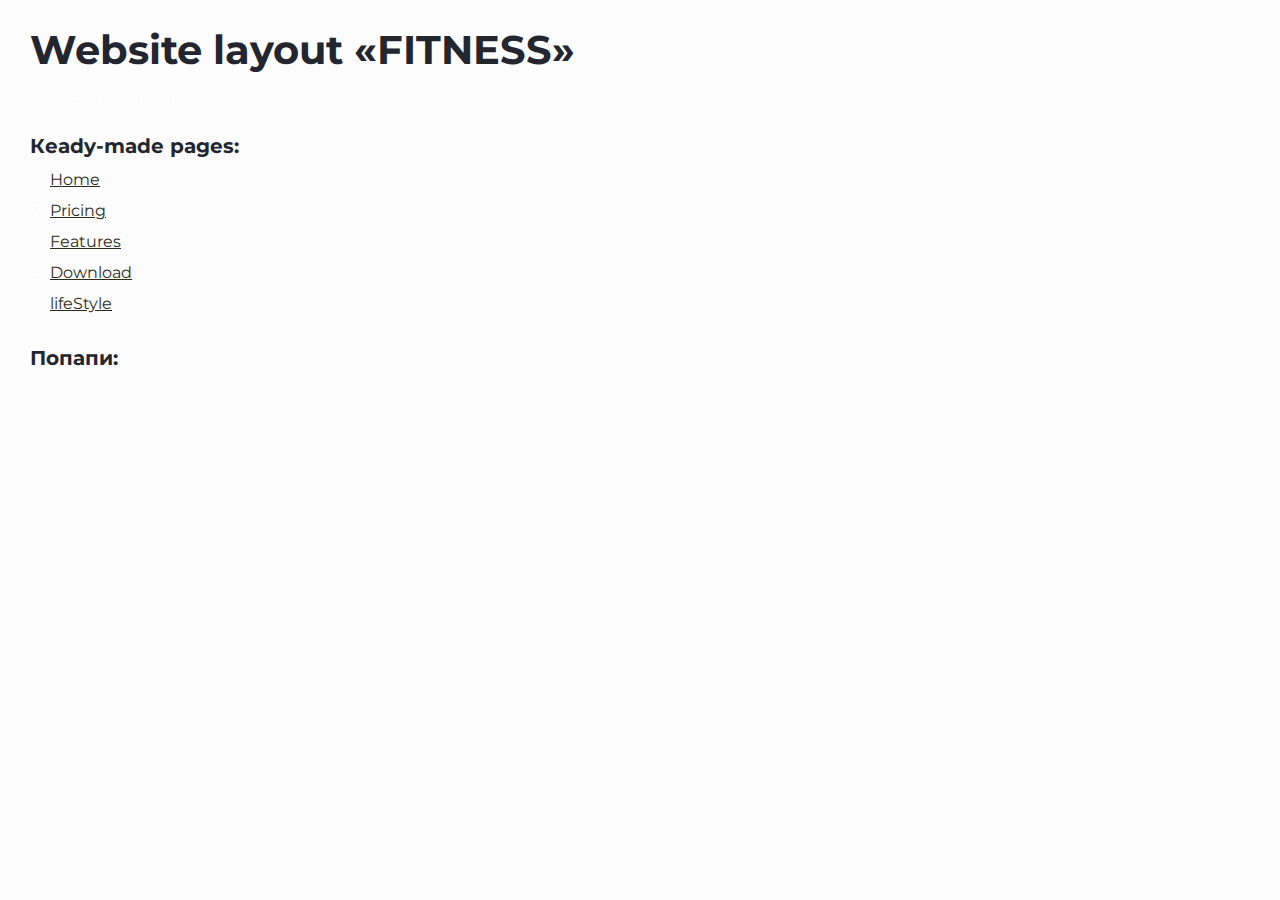
<file: index.html>
<!DOCTYPE html>
<html>

<head>
	<meta charset="UTF-8">
	<meta name="viewport" content="width=device-width, initial-scale=1.0">
	<title>website layout «FITNESS»</title>
</head>

<body>
	<div class="rootpage">
		<h1>Website layout «FITNESS»</h1>
		<div class="rootpage__info">
			Project description
		</div>
		<h2>Кeady-made pages:</h2>
		<ol class="rootpage__list">
			<li><a target="_blank" href="home.html">Home</a></li>
			<li><a target="_blank" href="pricing.html">Pricing</a></li>
			<li><a target="_blank" href="features.html">Features</a></li>
			<li><a target="_blank" href="download.html">Download</a></li>
			<li><a target="_blank" href="lifestyle.html">lifeStyle</a></li>
		</ol>
		<h2>Попапи:</h2>
		<ol class="rootpage__list">
			<li><a target="_blank" href="home.html#"></a></li>
		</ol>
		<!--  
			<div class="rootpage__tnx">
				<h2>Дякую за замовлення!</h2>
				<p>Буду радий (да) гарному відгуку.</p>
				<p>Звертайтесь ще!</p>
			</div>
-->

	</div>
	<div class="magic-image">
		<picture><source srcset="img/start2.webp" type="image/webp"><img src="img/start2.png" alt="cover"></picture>
	</div>
</body>
<style>
	@charset "UTF-8";
	@import url("https://fonts.googleapis.com/css?family=Montserrat:regular,700&display=swap");

	*,
	*::before,
	*::after {
		padding: 0px;
		margin: 0px;
		border: 0px;
		box-sizing: border-box;
	}

	html,
	body {
		height: 100%;
		margin: 0;
		padding: 0;
		min-width: 320px;
		width: 100%;
		color: #fff;
		background: #FCFCFD;
		/* ФОН СТРАНИЧКИ*/
	}

	body {
		font-family: Montserrat;
		font-size: 100%;
		line-height: 1;
		font-size: 1rem;
	}

	a {
		text-decoration: underline;
		color: #2e2d1a
	}

	a:visited {
		text-decoration: underline;
		color: #aaa768;
	}

	a:hover {
		text-decoration: none;
	}

	ul li {
		list-style: none;
	}

	img {
		vertical-align: top;
	}

	.wrapper {
		width: 100%;
		min-height: 100%;
		overflow: hidden;
	}

	.rootpage {
		padding: 30px;
		display: flex;
		flex-direction: column;
		align-items: flex-start;
		position: relative;
		z-index: 80;
	}

	@media (max-width: 767px) {
		.rootpage {
			padding: 30px 15px;
		}
	}

	h1 {
		color: #23262F;
		font-size: 2.5rem;
		margin: 0px 0px 1.25rem 0px;
	}

	@media (max-width: 767px) {
		h1 {
			font-size: 1.85rem;
			margin: 0px 0px 1.25rem 0px;
		}
	}

	h2 {
		color: #23262F;
		font-size: 1.25rem;
		margin: 0px 0px 1rem 0px;
	}

	@media (max-width: 767px) {
		h2 {
			font-size: 1.125rem;
			margin: 0px 0px 1rem 0px;
		}
	}

	.rootpage__info {
		line-height: 140%;
		margin: 0px 0px 1.5rem 0px;
	}

	.rootpage__list {
		margin: 0px 0px 2.25rem 1.25rem;
	}

	.rootpage__list li:not(:last-child) {
		margin: 0px 0px 15px 0px;
	}

	.rootpage__contacts,
	.rootpage__tnx {
		border-radius: 200px;
		padding: 20px 65px;
		line-height: 140%;
	}

	@media (max-width: 767px) {

		.rootpage__contacts,
		.rootpage__tnx {
			border-radius: 40px;
			padding: 20px;
		}
	}

	.rootpage__contacts {
		background: #FF592C;

	}

	.rootpage__contacts a {
		color: #ebe691;
	}

	.rootpage__tnx {
		background: #c22d63;
		margin: 0px 0px 1rem 0px;
	}

	.magic-image {
		position: relative;
		transform: translate(50%, -50%);

		img {
			position: absolute;
			top: 0;
			right: 0;
			width: 100%;
			height: 100%;
			object-fit: cover;
		}
	}
</style>

</html>
</file>
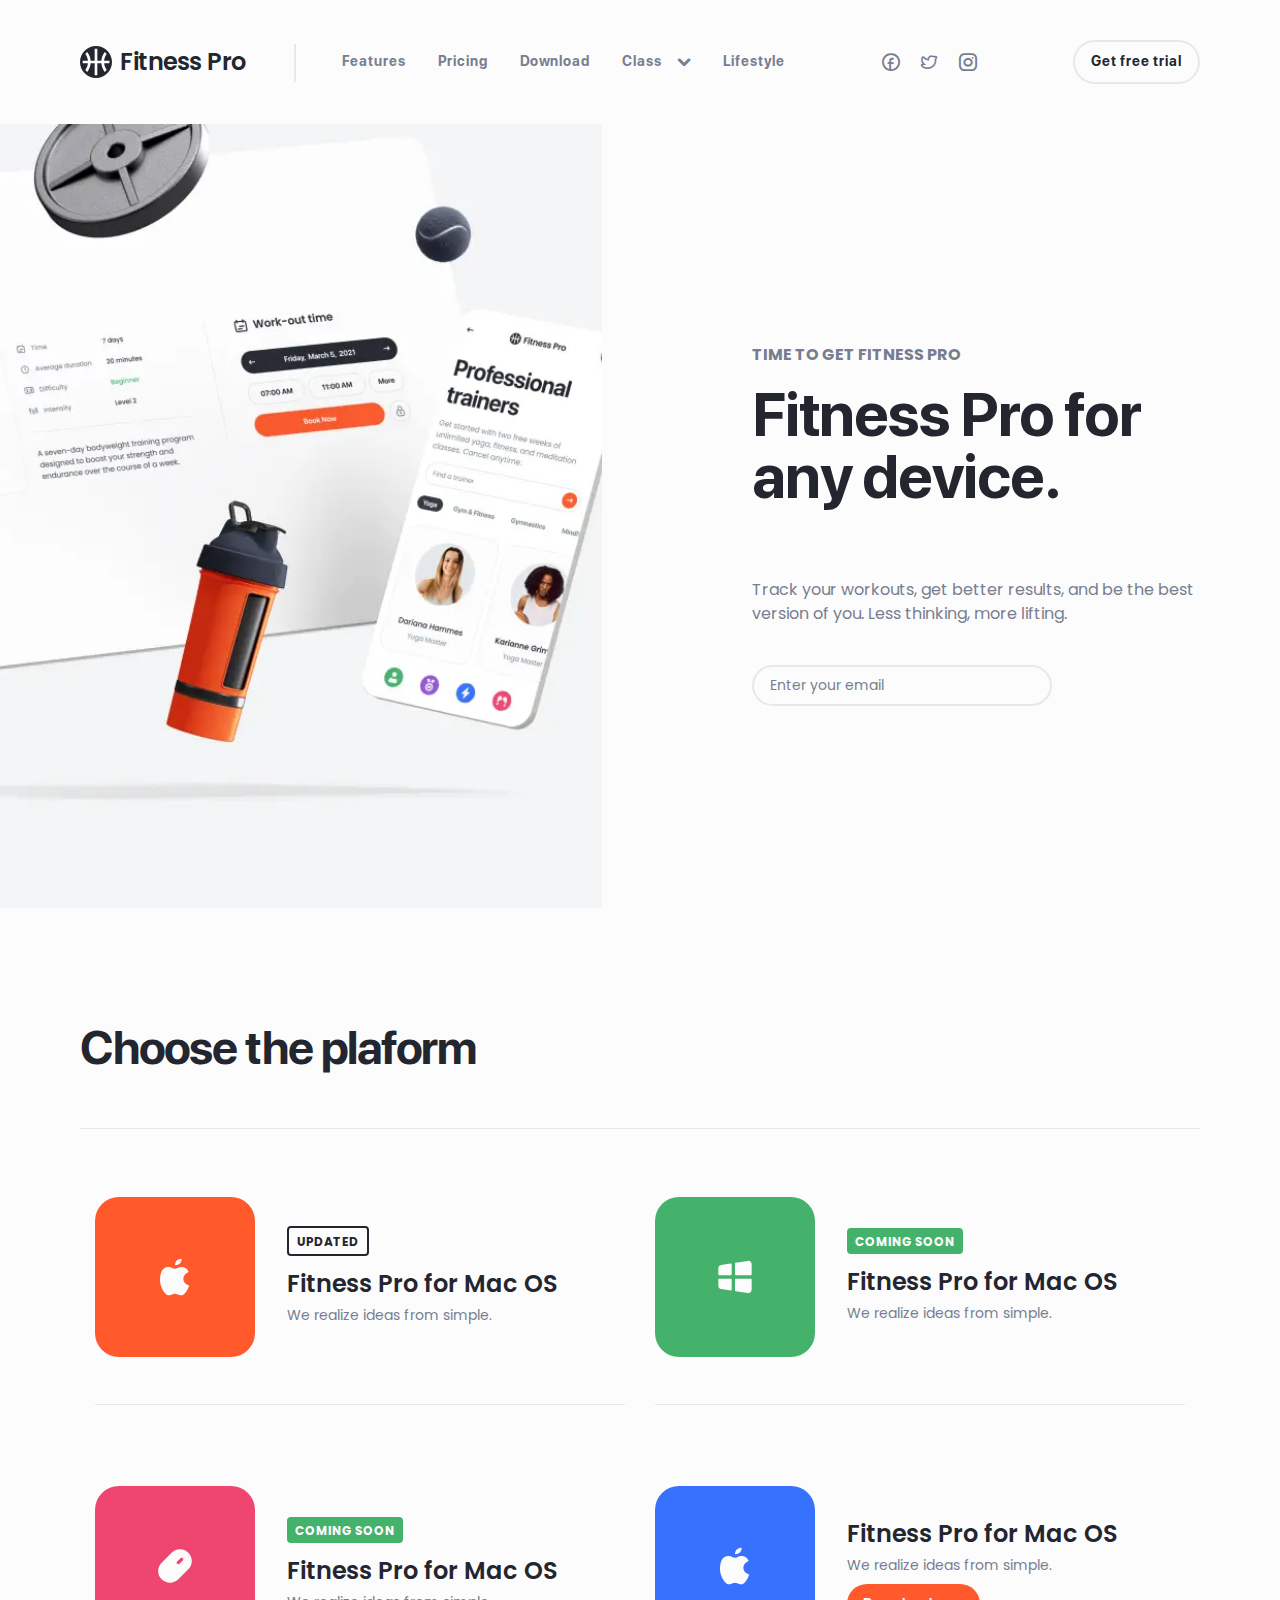
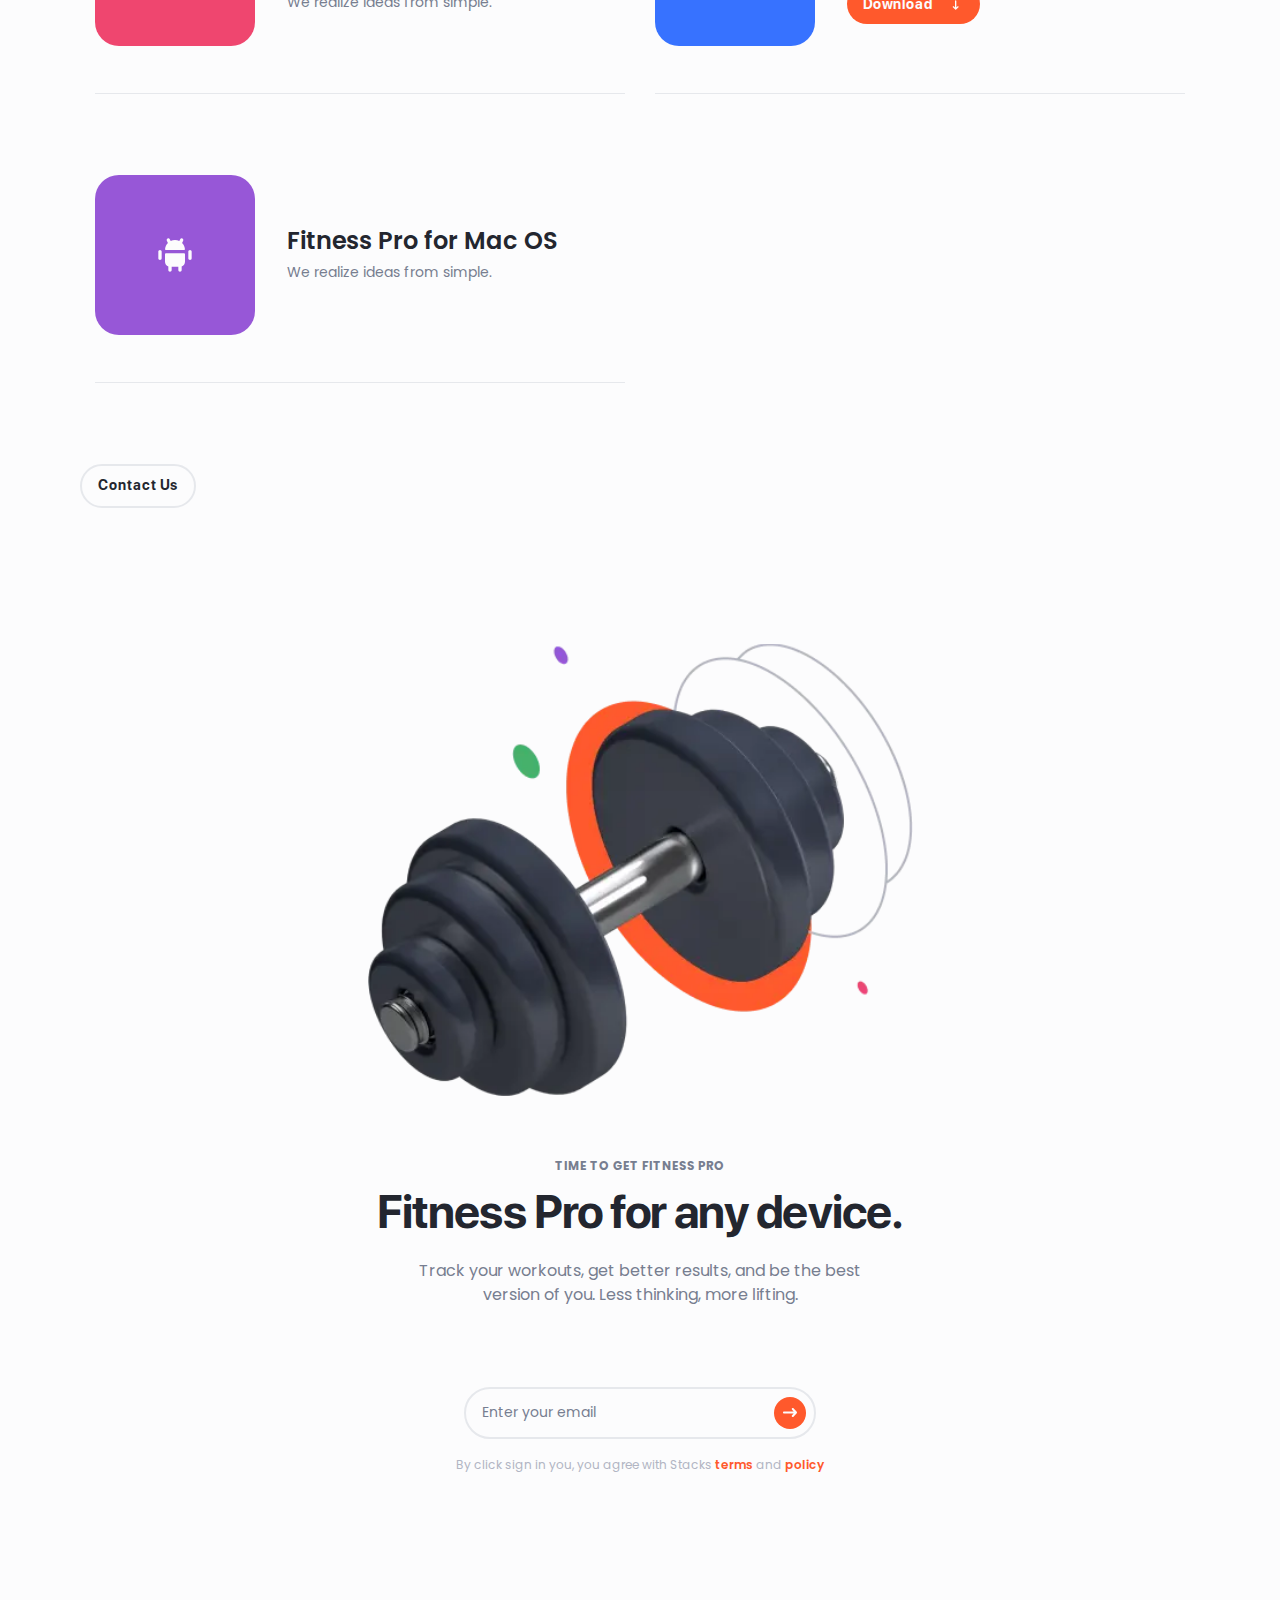
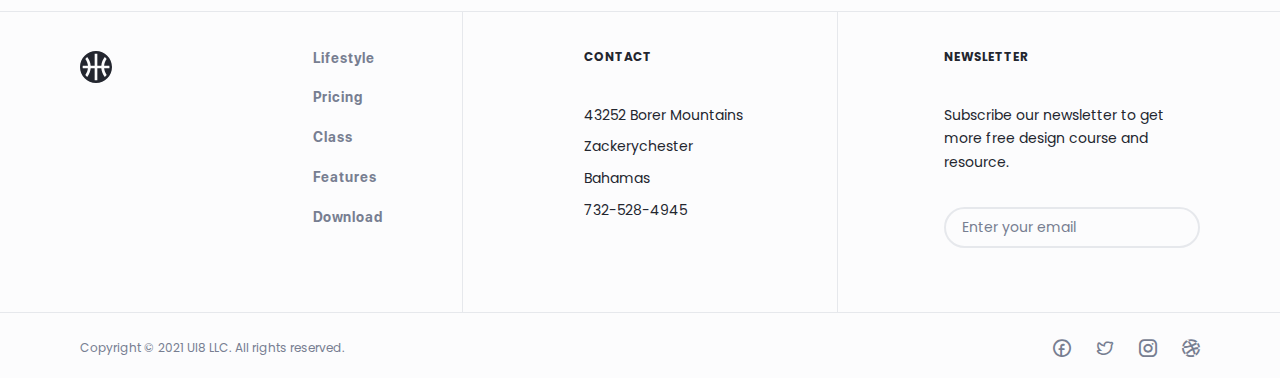
<file: download.html>
<!DOCTYPE html>
<html lang="en">

<head>
	<title>DownloadPage</title>
	<meta charset="UTF-8">
	<meta name="format-detection" content="telephone=no">
	<!-- <style>body{opacity: 0;}</style> -->
	<link rel="stylesheet" href="css/style.min.css?_v=20230804195733">
	<link rel="shortcut icon" href="favicon.ico">
	<!-- <meta name="robots" content="noindex, nofollow"> -->
	<meta name="viewport" content="width=device-width, initial-scale=1.0">
</head>

<body>
	<div class="wrapper">
		<header class="header">
			<div class="header__container">
				<div class="header__body">
					<div data-spollers class="header__menu menu">
						<div class="header__block">
							<a href="home.html" class="header__logo"><img src="img/header/logo.svg" alt="Logo"></a>
							<a href="home.html" class="header__text">Fitness Pro</a>

						</div>


						<nav class="menu__body">
							<ul class="menu__list">
								<li class="menu__item"><a href="features.html" class="menu__link">Features</a></li>
								<li class="menu__item"><a href="pricing.html" class="menu__link">Pricing</a></li>
								<li class="menu__item"><a href="download.html" class="menu__link">Download</a></li>
								<div data-spollers class="spollers-header">
									<li class="spollers-header__item">

										<button type="button" data-spoller class="spollers-header__title _icon-arrow-bottom">Class</button>
										<ul class="spollers-header__body">
											<li class="spollers-header__link">
												<img class="spollers-header__icon" src="img/icon/arrow-arrow.svg" alt="icon">
												<a href="#" class="spollers-header__link-link">Program Video</a>
											</li>
											<li class="spollers-header__link">
												<img class="spollers-header__icon" src="img/icon/tube-blue.svg" alt="icon">
												<a href="#" class="spollers-header__link-link">Premium Class</a>
											</li>
										</ul>

									</li>
								</div>
								<li class="menu__item"><a href="lifestyle.html" class="menu__link">Lifestyle</a></li>
							</ul>




						</nav>
						<div data-da=".menu__body,1024" class="header__social social-header">
							<a href="#" class="social-header__link _icon-facebook"></a>
							<a href="#" class="social-header__link _icon-twiter"></a>
							<a href="#" class="social-header__link _icon-insta"></a>
						</div>
						<div data-da=".menu__body,450" class="header__action">
							<div class="header__btn">
								<a href="#" class="header__button button">Get free trial</a>
							</div>
							<button data-da=".header__menu,450" type="button" class="menu__icon icon-menu"><span></span></button>
							<button data-popup="#search" class="header__search">
								<img src="img/icon/search.svg" alt="search">
							</button>
						</div>

					</div>

				</div>

			</div>
		</header>






		<main class="page">
			<section class="pagee__fitnes-pro fitnes-pro">
				<div class="fitnes-pro__image">
					<picture><source srcset="img/fitnes-pro/01.webp" type="image/webp"><img src="img/fitnes-pro/01.png" alt="cover"></picture>
				</div>
				<div class="fitnes-pro__container">
					<div class="fitnes-pro__body">
						<div class="fitnes-pro__picture">
							<div class="fitnes-pro__pic">

							</div>
						</div>
						<div class="fitnes-pro__column">
							<h2 class="fitnes-pro__subtitle">time to get fitness pro</h2>
							<h1 class="fitnes-pro__title title-big">Fitness Pro for
								any device.</h1>
							<div class="fitnes-pro__text">
								<p>
									Track your workouts, get better results, and be the best version of you. Less thinking, more lifting.
								</p>
							</div>
							<div class="fitnes-pro__body-form">
								<form action="#" class="item-form">
									<input autocomplete="off" type="email" required name="form[]" placeholder="Enter your email" class="item-form__input">

								</form>
							</div>
						</div>
					</div>
				</div>

			</section>
			<section class="pagee__choose choose">
				<div class="choose__container">
					<div class="choose__body">
						<h2 class="choose__title title-small">Choose the plaform</h2>
						<div class="stok">
							<!-- Оболочка слайдера -->
							<div class="stok__slider swiper" data-mobile="false">
								<!-- Двигающееся часть слайдера -->
								<div class="stok__wrapper swiper-wrapper">
									<!-- Слайд 1 -->
									<div class="stok__slide swiper-slide">
										<div class="stok-item">
											<div class="stok-item__icon icon--1">
												<img src="img/choose/apple.svg" alt="icon">
											</div>
											<div class="stok-item__column">
												<a href="#" class="stok-item__urb">updated</a>
												<h4 class="stok-item__title">Fitness Pro for Mac OS</h4>
												<p class="stok-item__text">We realize ideas from simple.</p>
											</div>
										</div>
									</div>
									<!-- Слайд 2 -->
									<div class="stok__slide swiper-slide">
										<div class="stok-item">
											<div class="stok-item__icon icon--2">
												<img src="img/choose/windows.svg" alt="icon">
											</div>
											<div class="stok-item__column">
												<a href="#" class="stok-item__comming">coming soon</a>
												<h4 class="stok-item__title">Fitness Pro for Mac OS</h4>
												<p class="stok-item__text">We realize ideas from simple.</p>
											</div>
										</div>
									</div>
									<!-- Слайд 3 -->
									<div class="stok__slide swiper-slide">
										<div class="stok-item">
											<div class="stok-item__icon icon--3">
												<img src="img/choose/icon.svg" alt="icon">
											</div>
											<div class="stok-item__column">
												<a href="#" class="stok-item__comming">coming soon</a>
												<h4 class="stok-item__title">Fitness Pro for Mac OS</h4>
												<p class="stok-item__text">We realize ideas from simple.</p>
											</div>
										</div>
									</div>
									<!-- Слайд 4 -->
									<div class="stok__slide swiper-slide">
										<div class="stok-item">
											<div class="stok-item__icon icon--4">
												<img src="img/choose/apple.svg" alt="icon">
											</div>
											<div class="stok-item__column">

												<h4 class="stok-item__title">Fitness Pro for Mac OS</h4>
												<p class="stok-item__text">We realize ideas from simple.</p>
												<a href="#" class="stok-item__download">Download
													<img src="img/choose/arrow-bottom.svg" alt="">
												</a>
											</div>
										</div>
									</div>
									<!-- Слайд 5 -->
									<div class="stok__slide swiper-slide">
										<div class="stok-item">
											<div class="stok-item__icon icon--5">
												<img src="img/choose/android.svg" alt="icon">
											</div>
											<div class="stok-item__column">

												<h4 class="stok-item__title">Fitness Pro for Mac OS</h4>
												<p class="stok-item__text">We realize ideas from simple.</p>

											</div>
										</div>
									</div>

								</div>

								<!-- стрелки -->
								<div class="stok__control">
									<div class="stok__left _icon-arrow-left"></div>
									<div class="stok__right _icon-arrow-right"></div>
								</div>

							</div>
						</div>


						<div class="choose__btn">
							<a href="#" class="choose__button button">Contact Us</a>
						</div>
					</div>
				</div>
			</section>
			<section class="page__join join">
				<div class="join__container">
					<div class="join__body">
						<div class="join__picture">
							<div class="join__pic">
								<picture><source srcset="img/join/illustration.webp" type="image/webp"><img src="img/join/illustration.png" alt="picture"></picture>
							</div>
						</div>
						<h3 class="join__subtitle">time to get fitness pro</h3>
						<h2 class="join__title title-small">Fitness Pro for
							any device.</h2>
						<div class="join__text">
							<p>
								Track your workouts, get better results, and be the best version of you. Less thinking, more lifting.
							</p>
						</div>
						<div class="join__form">
							<form action="#" class="item-form">
								<input autocomplete="off" type="email" required name="form[]" placeholder="Enter your email" class="item-form__input">
								<button type="submit" class="item-form__button">
									<img src="img/icon/arrow-white.svg" alt="icon">
								</button>
							</form>
						</div>
						<div class="join__text-small">
							<p>
								By click sign in you, you agree with Stacks <span>terms</span> and <span>policy</span>
							</p>
						</div>

					</div>
				</div>
			</section>






		</main>
		<footer data-spollers="393,max" class="footer">
			<div class="footer__container">
				<div class="footer__body">
					<div class="footer__logo">
						<a href="#" class="footer__img"><img src="img/header/logo.svg" alt="Logo"></a>
						<p class="footer__title">Fitness Pro</p>
					</div>
					<div class="spollers-footer">

						<div class="spollers-footer__item">
							<button type="button" data-spoller class="spollers-footer__title _icon-arrow-bottom">footer nav</button>
							<div class="box">
								<div class="spollers-footer__body">
									<a href="#">Lifestyle</a>
									<a href="#">Pricing</a>
									<a href="#">Class</a>
									<a href="#">Features</a>
									<a href="#">Download</a>
								</div>
							</div>

						</div>
					</div>


					<div class="footer__row">
						<div class="footer__column">
							<div class="footer__label">contact</div>
							<p class="footer__text">43252 Borer Mountains</p>
							<p class="footer__text">Zackerychester</p>
							<p class="footer__text">Bahamas</p>
							<a href="tel:7325284945" class="footer__text">732-528-4945</a>

						</div>
					</div>
					<div class="footer__row">
						<div class="footer__column">
							<div class="footer__label">newsletter</div>
							<p class="footer__text">Subscribe our newsletter to get more free design course and resource.</p>
							<div class="footer__body-form">
								<form action="#" class="item-form">
									<input autocomplete="off" type="email" required name="form[]" placeholder="Enter your email" class="item-form__input">

								</form>
							</div>
						</div>
					</div>
				</div>

			</div>
		</footer>
		<footer class="footer-bottom">
			<div class="footer-bottom__container">
				<div class="footer-bottom__body">
					<div class="footer-bottom__text">
						<p>
							Copyright © 2021 UI8 LLC. All rights reserved.
						</p>
					</div>
					<div class="footer-bottom__social social-footer-bottom">
						<a href="#" class="social-footer-bottom__link _icon-facebook"></a>
						<a href="#" class="social-footer-bottom__link _icon-twiter"></a>
						<a href="#" class="social-footer-bottom__link _icon-insta"></a>
						<a href="#" class="social-footer-bottom__link _icon-bool"></a>

					</div>
				</div>
			</div>
		</footer>








	</div>

	<div id="search" aria-hidden="true" class="popup">
		<div class="popup__wrapper">
			<div class="popup__content">

				<div class="popup__text">
					<form action="#" method="get" class="seach-form">

						<div class="seach-form__body">

							<input data-required autocomplete="off" type="text" required name="form[]" data-error="Помилка" placeholder="Search everything" class="seach-form__input input">

							<button type="submit" class="button-search">
								<img src="img/icon/search-white.svg" alt="icon">
							</button>
						</div>
					</form>
				</div>
			</div>
		</div>
	</div>
	<script src="js/app.min.js?_v=20230804195733"></script>
</body>

</html>
</file>
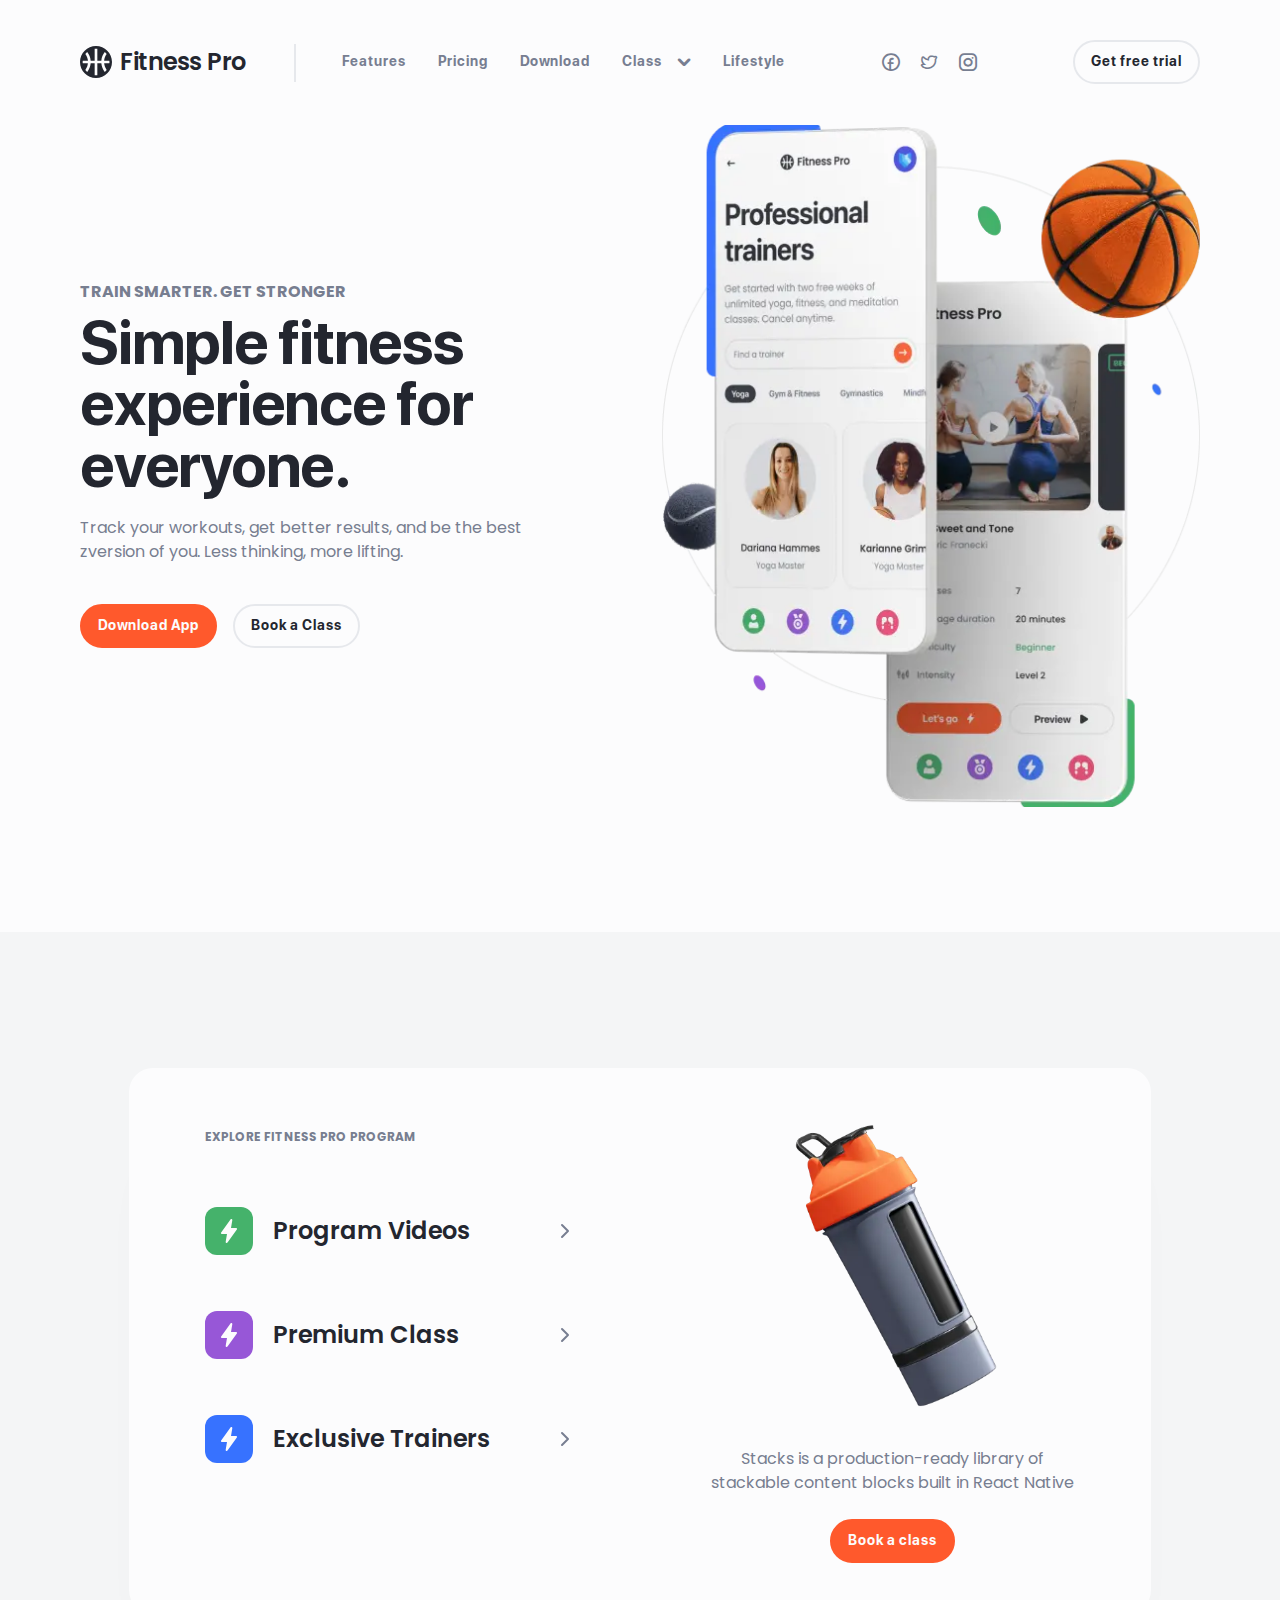
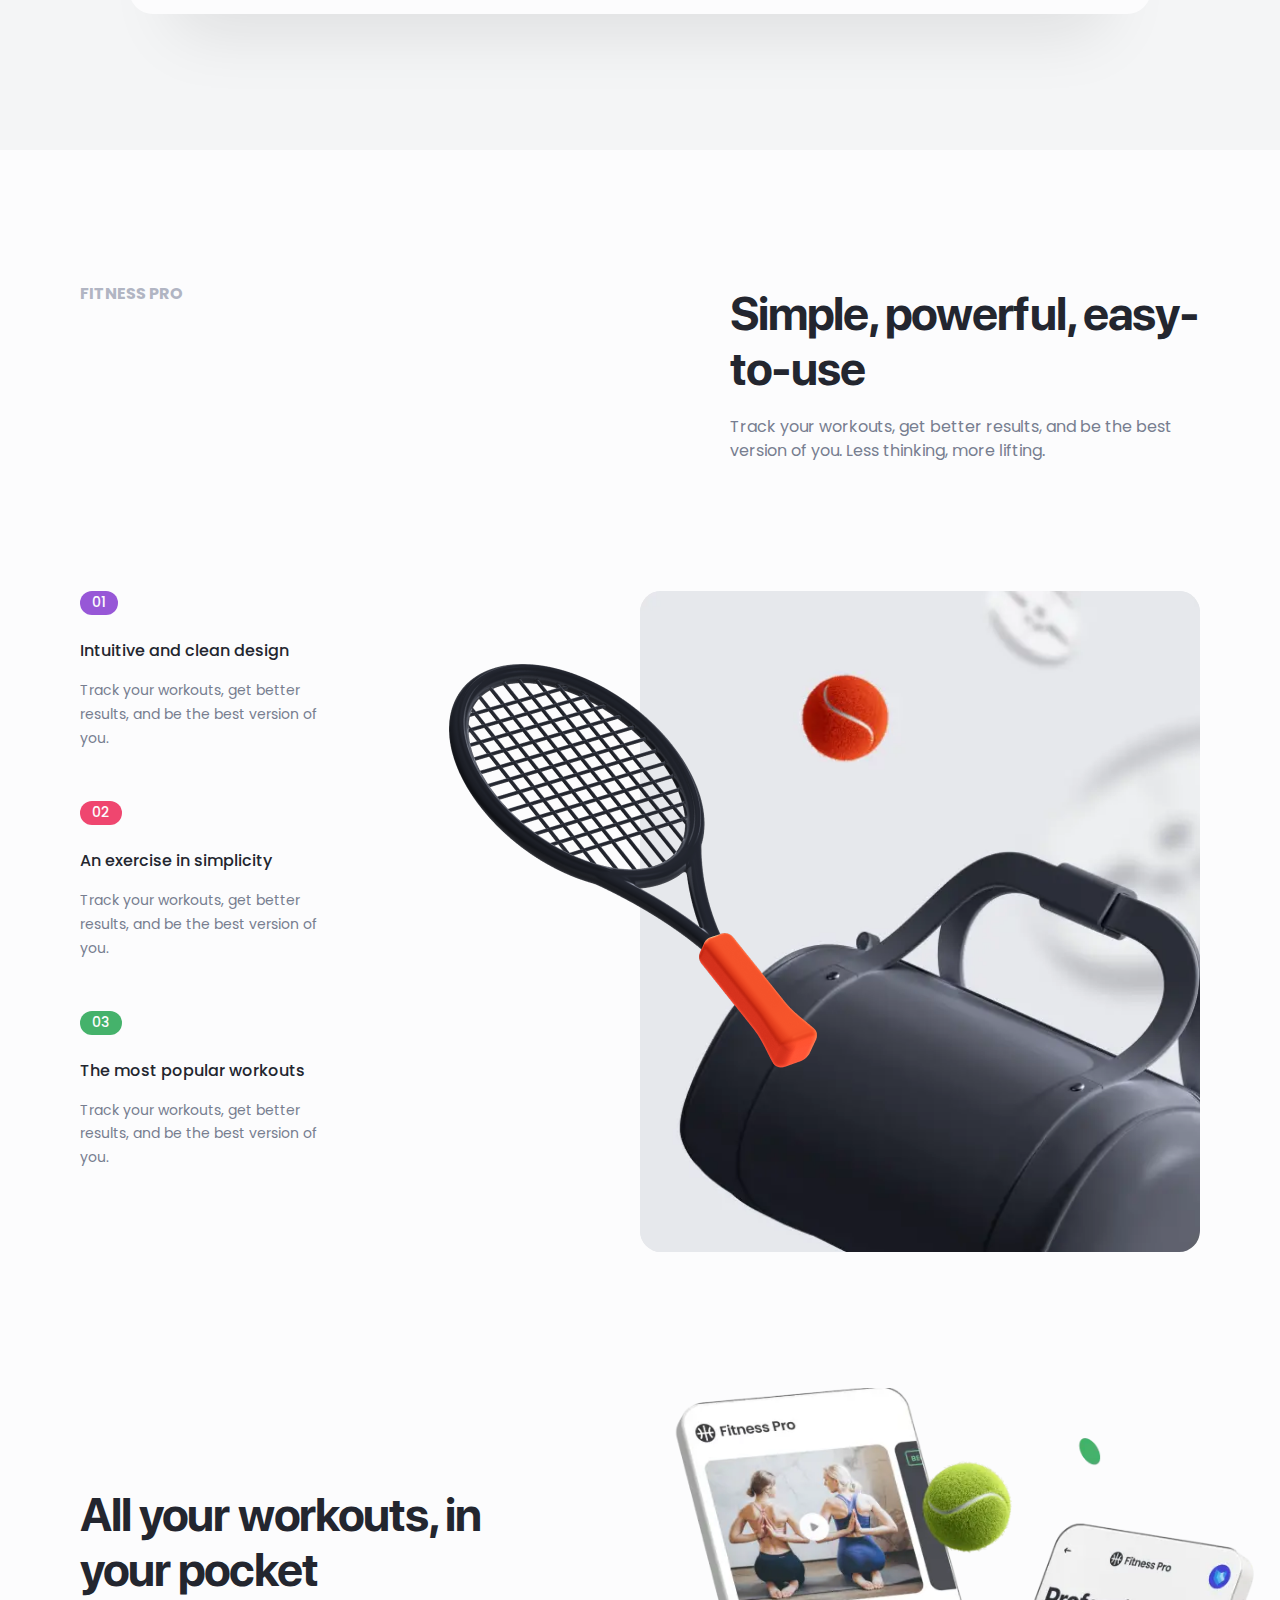
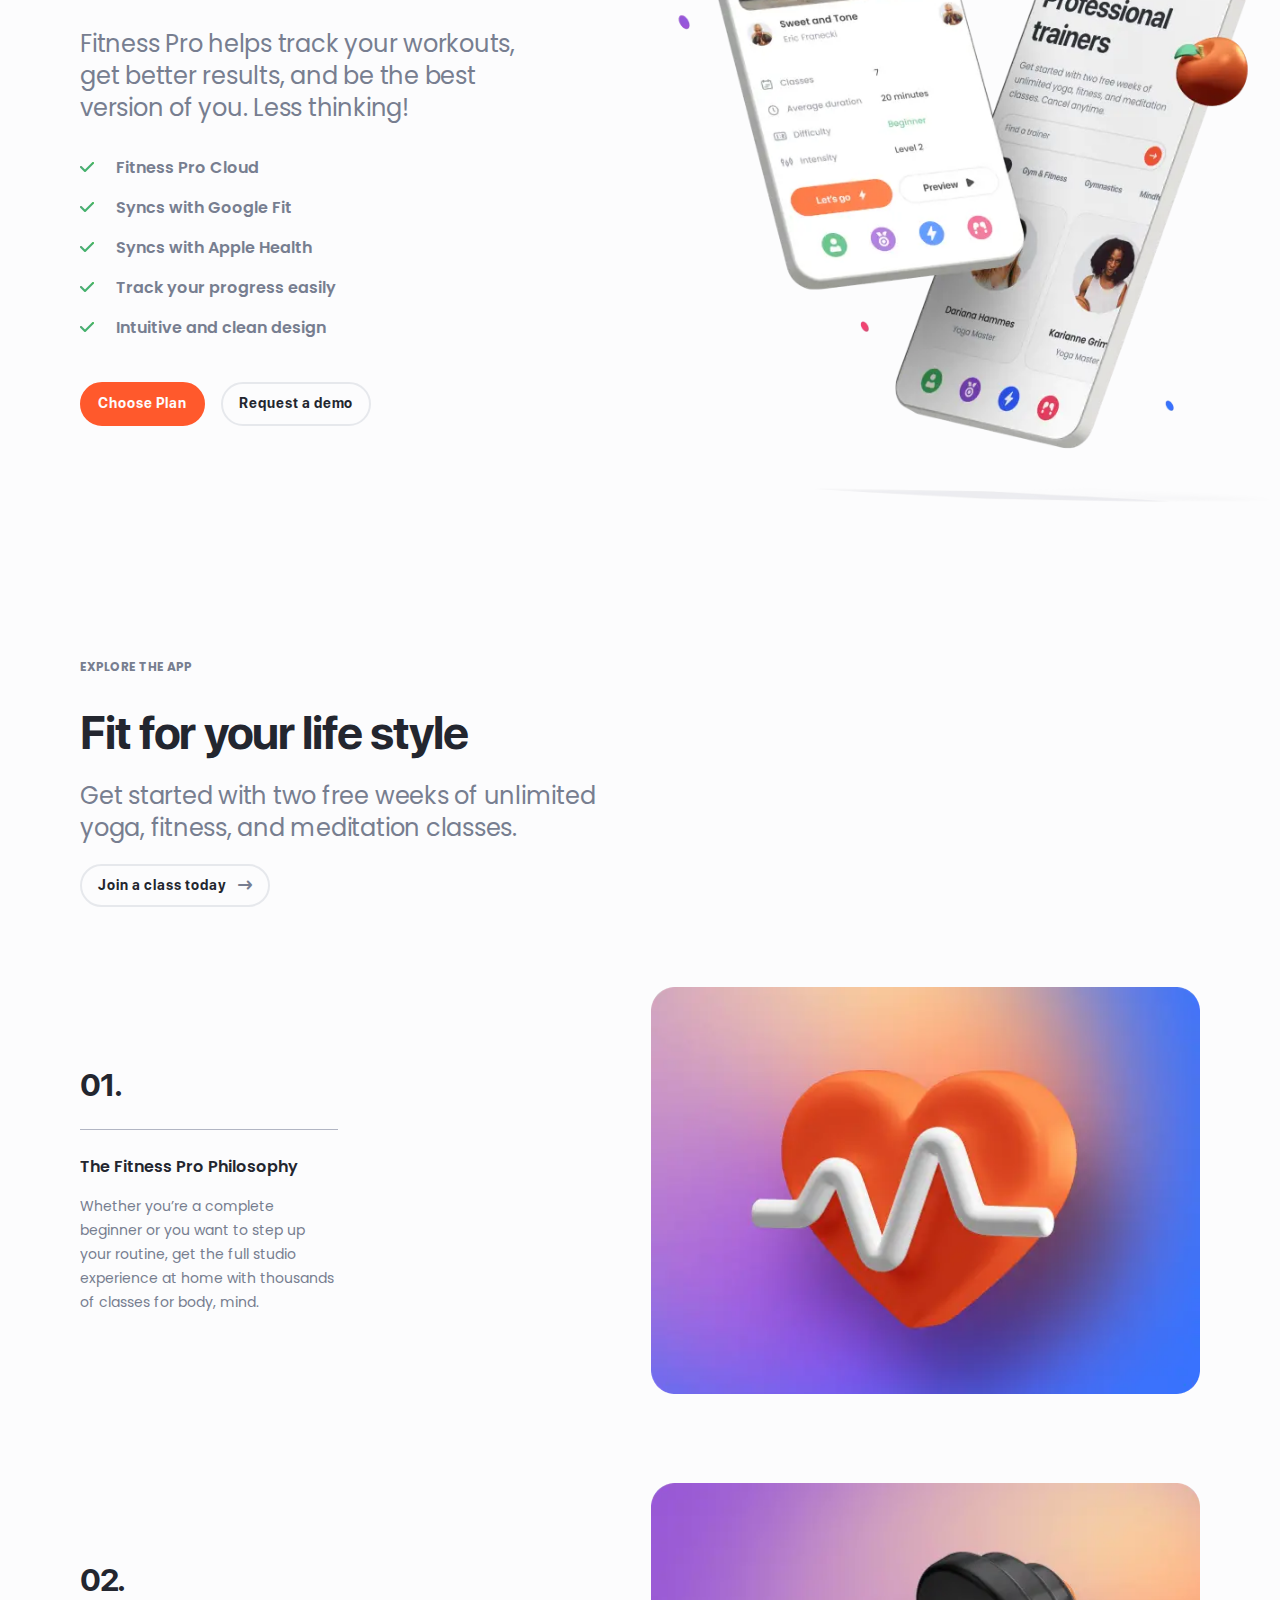
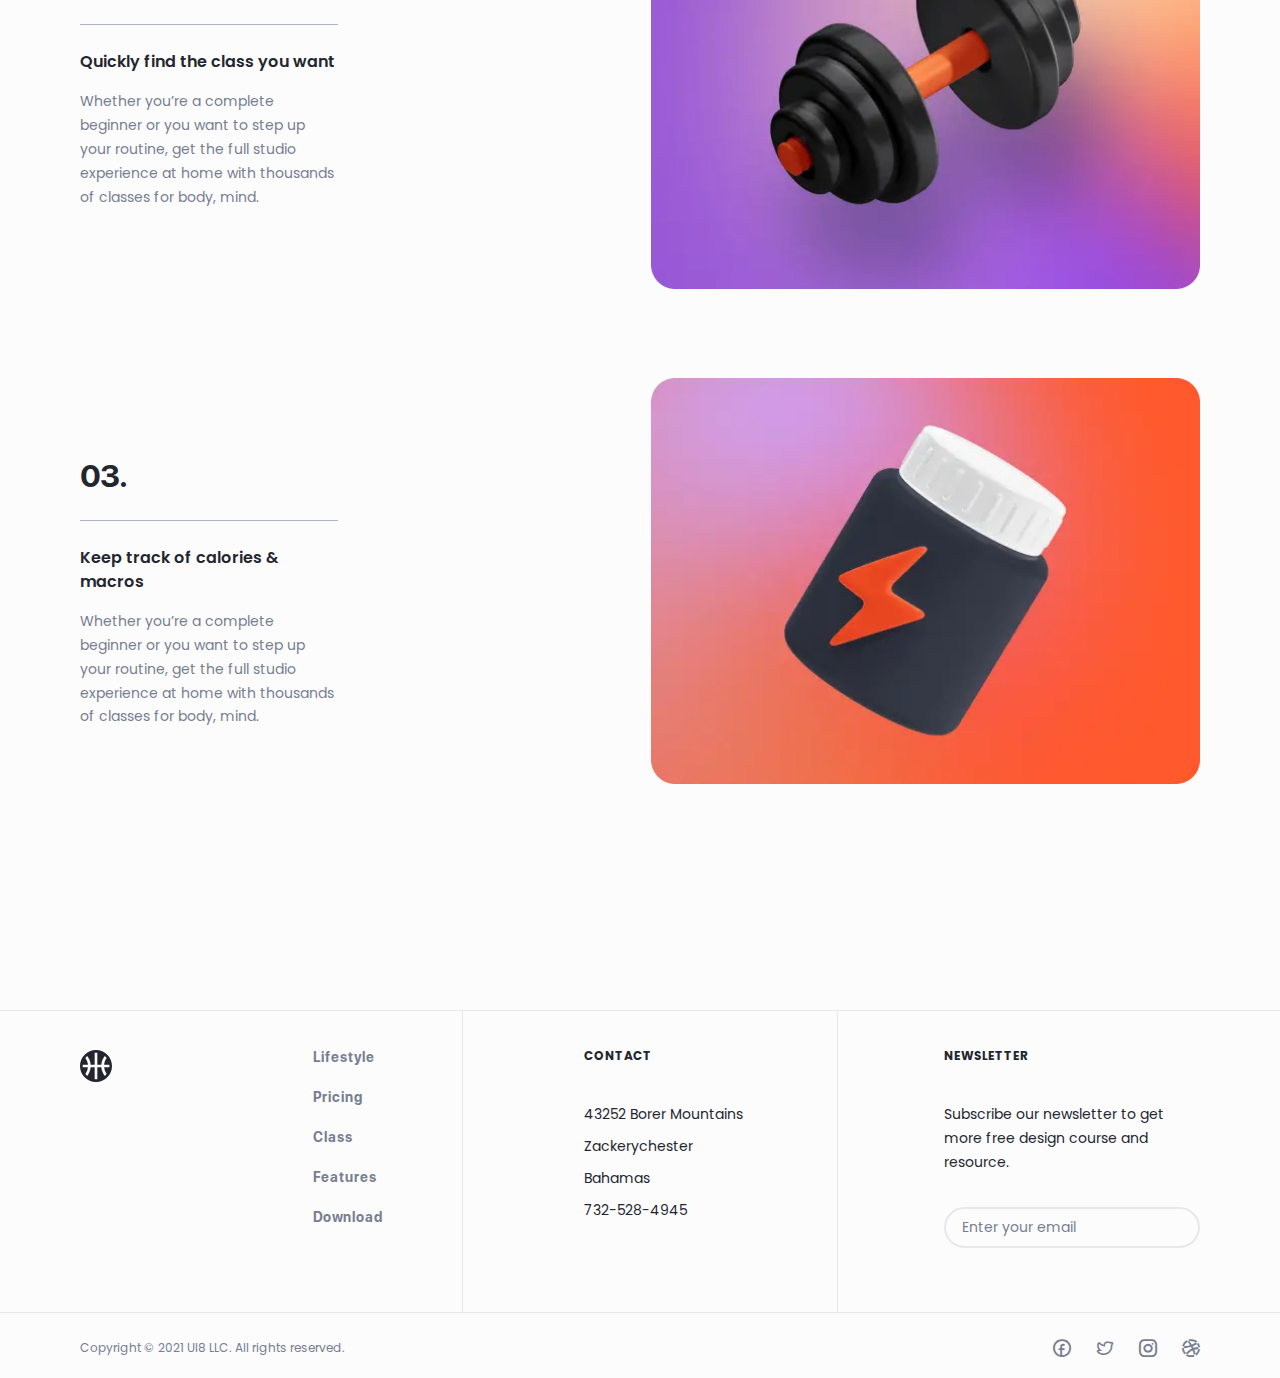
<file: features.html>
<!DOCTYPE html>
<html lang="en">

<head>
	<title>FeaturesPage</title>
	<meta charset="UTF-8">
	<meta name="format-detection" content="telephone=no">
	<!-- <style>body{opacity: 0;}</style> -->
	<link rel="stylesheet" href="css/style.min.css?_v=20230804195733">
	<link rel="shortcut icon" href="favicon.ico">
	<!-- <meta name="robots" content="noindex, nofollow"> -->
	<meta name="viewport" content="width=device-width, initial-scale=1.0">
</head>

<body>
	<div class="wrapper">
		<header class="header">
			<div class="header__container">
				<div class="header__body">
					<div data-spollers class="header__menu menu">
						<div class="header__block">
							<a href="home.html" class="header__logo"><img src="img/header/logo.svg" alt="Logo"></a>
							<a href="home.html" class="header__text">Fitness Pro</a>

						</div>


						<nav class="menu__body">
							<ul class="menu__list">
								<li class="menu__item"><a href="features.html" class="menu__link">Features</a></li>
								<li class="menu__item"><a href="pricing.html" class="menu__link">Pricing</a></li>
								<li class="menu__item"><a href="download.html" class="menu__link">Download</a></li>
								<div data-spollers class="spollers-header">
									<li class="spollers-header__item">

										<button type="button" data-spoller class="spollers-header__title _icon-arrow-bottom">Class</button>
										<ul class="spollers-header__body">
											<li class="spollers-header__link">
												<img class="spollers-header__icon" src="img/icon/arrow-arrow.svg" alt="icon">
												<a href="#" class="spollers-header__link-link">Program Video</a>
											</li>
											<li class="spollers-header__link">
												<img class="spollers-header__icon" src="img/icon/tube-blue.svg" alt="icon">
												<a href="#" class="spollers-header__link-link">Premium Class</a>
											</li>
										</ul>

									</li>
								</div>
								<li class="menu__item"><a href="lifestyle.html" class="menu__link">Lifestyle</a></li>
							</ul>




						</nav>
						<div data-da=".menu__body,1024" class="header__social social-header">
							<a href="#" class="social-header__link _icon-facebook"></a>
							<a href="#" class="social-header__link _icon-twiter"></a>
							<a href="#" class="social-header__link _icon-insta"></a>
						</div>
						<div data-da=".menu__body,450" class="header__action">
							<div class="header__btn">
								<a href="#" class="header__button button">Get free trial</a>
							</div>
							<button data-da=".header__menu,450" type="button" class="menu__icon icon-menu"><span></span></button>
							<button data-popup="#search" class="header__search">
								<img src="img/icon/search.svg" alt="search">
							</button>
						</div>

					</div>

				</div>

			</div>
		</header>






		<main class="page">
			<section class="page__simple simple">
				<div class="simple__container">
					<div class="simple__body">

						<div class="simple__column-text">
							<h2 class="simple__subtitle">Train smarter. get stronger</h2>
							<h1 class="simple__title title-big">Simple fitness experience for everyone.</h1>
							<div class="simple__text">
								<p>
									Track your workouts, get better results, and be the best zversion of you. Less thinking, more lifting.
								</p>
							</div>
							<div class="simple__action">
								<div class="simple__btn">
									<a href="#" class="simple__button button-orange">Download App</a>
								</div>
								<div class="simple__btn">
									<a href="#" class="simple__button button">Book a Class</a>
								</div>
							</div>


						</div>
						<div class="simple__picture">
							<div class="simple__pic">
								<picture><source srcset="img/simple/01.webp" type="image/webp"><img src="img/simple/01.png" alt="picture"></picture>
							</div>
						</div>

					</div>
				</div>
			</section>
			<div class="page__explore explore">
				<div class="explore__container">
					<div class="explore__body">
						<div class="explore__content">
							<div class="explore__column column-explore">
								<p class="column-explore__subtitle">explore fitness pro program</p>

								<div class="column-explore__item">
									<img src="img/explore/icon/Filled.svg" alt="iocn" class="icon icon-01">
									<div class="column-explore__row">
										<a href="#" class="column-explore__text">Program Videos</a>
										<div class="column-explore__icon">
											<img src="img/explore/arrow 2.svg" alt="icon">
										</div>
									</div>


								</div>

								<div class="column-explore__item">
									<img src="img/explore/icon/Filled.svg" alt="iocn" class="icon icon-02">
									<div class="column-explore__row">
										<a href="#" class="column-explore__text">Premium Class</a>
										<div class="column-explore__icon">
											<img src="img/explore/arrow 2.svg" alt="icon">
										</div>
									</div>

								</div>

								<div class="column-explore__item">
									<img src="img/explore/icon/Filled.svg" alt="iocn" class="icon icon-03">
									<div class="column-explore__row">
										<a href="#" class="column-explore__text">Exclusive Trainers</a>
										<div class="column-explore__icon">
											<img src="img/explore/arrow 2.svg" alt="icon">
										</div>

									</div>

								</div>
							</div>
							<div class="explore__right">
								<div class="explore__picture">
									<div class="explore__pic">
										<picture><source srcset="img/explore/01.webp" type="image/webp"><img src="img/explore/01.png" alt="picture"></picture>
									</div>
								</div>
								<p class="explore__text">Stacks is a production-ready library of stackable content blocks built in React Native</p>
								<div class="explore__btn">
									<a href="#" class="explore__button button-orange">Book a class</a>
								</div>
							</div>
						</div>


					</div>
				</div>
			</div>
			<section class="page__powerful powerful">
				<div class="powerful__container">
					<div class="powerful__body">
						<h3 class="powerful__left">fitness pro</h3>
						<div class="powerful__right">
							<h2 class="powerful__title title-small">Simple, powerful, easy-to-use</h2>
							<div class="powerful__text">
								<p>
									Track your workouts, get better results, and be the best version of you. Less thinking, more lifting.
								</p>
							</div>
						</div>
					</div>
				</div>
			</section>
			<div class="page__pro pro">
				<div class="pro__container">
					<div class="pro__body">
						<div class="pro__left left-pro">
							<div class="left-pro__item">
								<div class="left-pro__num num--01">
									01
								</div>
								<h4 class="left-pro__title">Intuitive and clean design</h4>
								<p class="left-pro__text">Track your workouts, get better results, and be the best version of you.</p>
							</div>
							<div class="left-pro__item">
								<div class="left-pro__num num--02">
									02
								</div>
								<h4 class="left-pro__title">An exercise in simplicity</h4>
								<p class="left-pro__text">Track your workouts, get better results, and be the best version of you.</p>
							</div>
							<div class="left-pro__item">
								<div class="left-pro__num num--03">
									03
								</div>
								<h4 class="left-pro__title">The most popular workouts</h4>
								<p class="left-pro__text">Track your workouts, get better results, and be the best version of you.</p>
							</div>
						</div>
						<div class="pro__picture">
							<div class="pro__pic">
								<picture><source srcset="img/pro/video.webp" type="image/webp"><img src="img/pro/video.png" alt="picture"></picture>
							</div>
							<div class="pro__picture-2">
								<div class="pro__pic-2">
									<img src="img/pro/Racket Color.png" alt="Racket Color">
								</div>
							</div>
						</div>
					</div>
				</div>
			</div>
			<section class="page__workouts workouts">
				<div class="workouts__container">
					<div class="workouts__body">
						<div class="workouts__column column-workouts">
							<h2 class="column-workouts__title title-small">All your workouts,
								in your pocket</h2>
							<div class="column-workouts__text">
								<p>
									Fitness Pro helps track your workouts, get better results, and be the best version of you. Less thinking!
								</p>
							</div>
							<ul class="column-workouts__list">
								<li class="column-workouts__item">Fitness Pro Cloud</li>
								<li class="column-workouts__item">Syncs with Google Fit</li>
								<li class="column-workouts__item">Syncs with Apple Health</li>
								<li class="column-workouts__item">Track your progress easily</li>
								<li class="column-workouts__item">Intuitive and clean design</li>
							</ul>
							<div class="column-workouts__action">
								<div class="column-workouts__btn">
									<a href="#" class="column-workouts__button button-orange">Choose Plan</a>
								</div>
								<div class="column-workouts__btn">
									<a href="#" class="column-workouts__button button">Request a demo</a>
								</div>
							</div>
						</div>
						<div class="workouts__picture">
							<div class="workouts__pic">
								<picture><source srcset="img/workouts/light.webp" type="image/webp"><img src="img/workouts/light.png" alt="picture"></picture>
							</div>
						</div>
					</div>
				</div>
			</section>
			<section class="page__fit fit">
				<div class="fit__container">
					<div class="fit__body">
						<h2 class="fit__subtitle">explore the app</h2>
						<h1 class="fit__title title-small">Fit for your life style</h1>
						<div class="fit__text">
							<p>
								Get started with two free weeks of unlimited yoga, fitness, and meditation classes.
							</p>
						</div>
						<div class="fit__action">

							<div class="fit__btn">
								<a href="#" class="fit__button button _icon-arrow-right">Join a class today

								</a>
							</div>
						</div>
					</div>
				</div>
			</section>
			<div class="page__fit-two fit-two">
				<div class="fit-two__container">
					<div class="fit-two__body">
						<!-- оболочка -->
						<div data-mobile="false" class="fit-two__slider swiper">
							<!-- движуха -->
							<div class="fit-two__wrapper swiper-wrapper">
								<!-- слайд № 1 -->
								<div class="fit-two__slide swiper-slide">
									<div class="fit-two__item">
										<div class="fit-two__column column-fit-two">
											<div class="column-fit-two__num">01.</div>
											<h3 class="column-fit-two__title">The Fitness Pro Philosophy</h3>
											<p class="column-fit-two__text">
												Whether you’re a complete beginner or you want to step up your routine, get the full studio experience at home with thousands of classes for body, mind.
											</p>
										</div>
										<div class="fit-two__picture">
											<div class="fit-two__pic">
												<picture><source srcset="img/fit/slide/01.webp" type="image/webp"><img src="img/fit/slide/01.png" alt="picture"></picture>
											</div>
										</div>
									</div>
								</div>
								<!-- слайд № 2 -->
								<div class="fit-two__slide swiper-slide">
									<div class="fit-two__item">
										<div class="fit-two__column column-fit-two">
											<div class="column-fit-two__num">02.</div>
											<h3 class="column-fit-two__title">Quickly find the class you want</h3>
											<p class="column-fit-two__text">
												Whether you’re a complete beginner or you want to step up your routine, get the full studio experience at home with thousands of classes for body, mind.
											</p>
										</div>
										<div class="fit-two__picture">
											<div class="fit-two__pic">
												<picture><source srcset="img/fit/slide/02.webp" type="image/webp"><img src="img/fit/slide/02.png" alt="picture"></picture>
											</div>
										</div>
									</div>
								</div>
								<!-- слайд № 3 -->
								<div class="fit-two__slide swiper-slide">
									<div class="fit-two__item">
										<div class="fit-two__column column-fit-two">
											<div class="column-fit-two__num">03.</div>
											<h3 class="column-fit-two__title">Keep track of calories & macros</h3>
											<p class="column-fit-two__text">
												Whether you’re a complete beginner or you want to step up your routine, get the full studio experience at home with thousands of classes for body, mind.
											</p>
										</div>
										<div class="fit-two__picture">
											<div class="fit-two__pic">
												<picture><source srcset="img/fit/slide/03.webp" type="image/webp"><img src="img/fit/slide/03.png" alt="picture"></picture>
											</div>
										</div>
									</div>
								</div>

							</div>
							<!-- стрелки -->
							<div class="fit-two__control">
								<div class="fit-two__left _icon-arrow-left"></div>
								<div class="fit-two__right _icon-arrow-right"></div>
							</div>
						</div>


					</div>
				</div>
			</div>





		</main>
		<footer data-spollers="393,max" class="footer">
			<div class="footer__container">
				<div class="footer__body">
					<div class="footer__logo">
						<a href="#" class="footer__img"><img src="img/header/logo.svg" alt="Logo"></a>
						<p class="footer__title">Fitness Pro</p>
					</div>
					<div class="spollers-footer">

						<div class="spollers-footer__item">
							<button type="button" data-spoller class="spollers-footer__title _icon-arrow-bottom">footer nav</button>
							<div class="box">
								<div class="spollers-footer__body">
									<a href="#">Lifestyle</a>
									<a href="#">Pricing</a>
									<a href="#">Class</a>
									<a href="#">Features</a>
									<a href="#">Download</a>
								</div>
							</div>

						</div>
					</div>


					<div class="footer__row">
						<div class="footer__column">
							<div class="footer__label">contact</div>
							<p class="footer__text">43252 Borer Mountains</p>
							<p class="footer__text">Zackerychester</p>
							<p class="footer__text">Bahamas</p>
							<a href="tel:7325284945" class="footer__text">732-528-4945</a>

						</div>
					</div>
					<div class="footer__row">
						<div class="footer__column">
							<div class="footer__label">newsletter</div>
							<p class="footer__text">Subscribe our newsletter to get more free design course and resource.</p>
							<div class="footer__body-form">
								<form action="#" class="item-form">
									<input autocomplete="off" type="email" required name="form[]" placeholder="Enter your email" class="item-form__input">

								</form>
							</div>
						</div>
					</div>
				</div>

			</div>
		</footer>
		<footer class="footer-bottom">
			<div class="footer-bottom__container">
				<div class="footer-bottom__body">
					<div class="footer-bottom__text">
						<p>
							Copyright © 2021 UI8 LLC. All rights reserved.
						</p>
					</div>
					<div class="footer-bottom__social social-footer-bottom">
						<a href="#" class="social-footer-bottom__link _icon-facebook"></a>
						<a href="#" class="social-footer-bottom__link _icon-twiter"></a>
						<a href="#" class="social-footer-bottom__link _icon-insta"></a>
						<a href="#" class="social-footer-bottom__link _icon-bool"></a>

					</div>
				</div>
			</div>
		</footer>








	</div>

	<div id="search" aria-hidden="true" class="popup">
		<div class="popup__wrapper">
			<div class="popup__content">

				<div class="popup__text">
					<form action="#" method="get" class="seach-form">

						<div class="seach-form__body">

							<input data-required autocomplete="off" type="text" required name="form[]" data-error="Помилка" placeholder="Search everything" class="seach-form__input input">

							<button type="submit" class="button-search">
								<img src="img/icon/search-white.svg" alt="icon">
							</button>
						</div>
					</form>
				</div>
			</div>
		</div>
	</div>
	<script src="js/app.min.js?_v=20230804195733"></script>
</body>

</html>
</file>
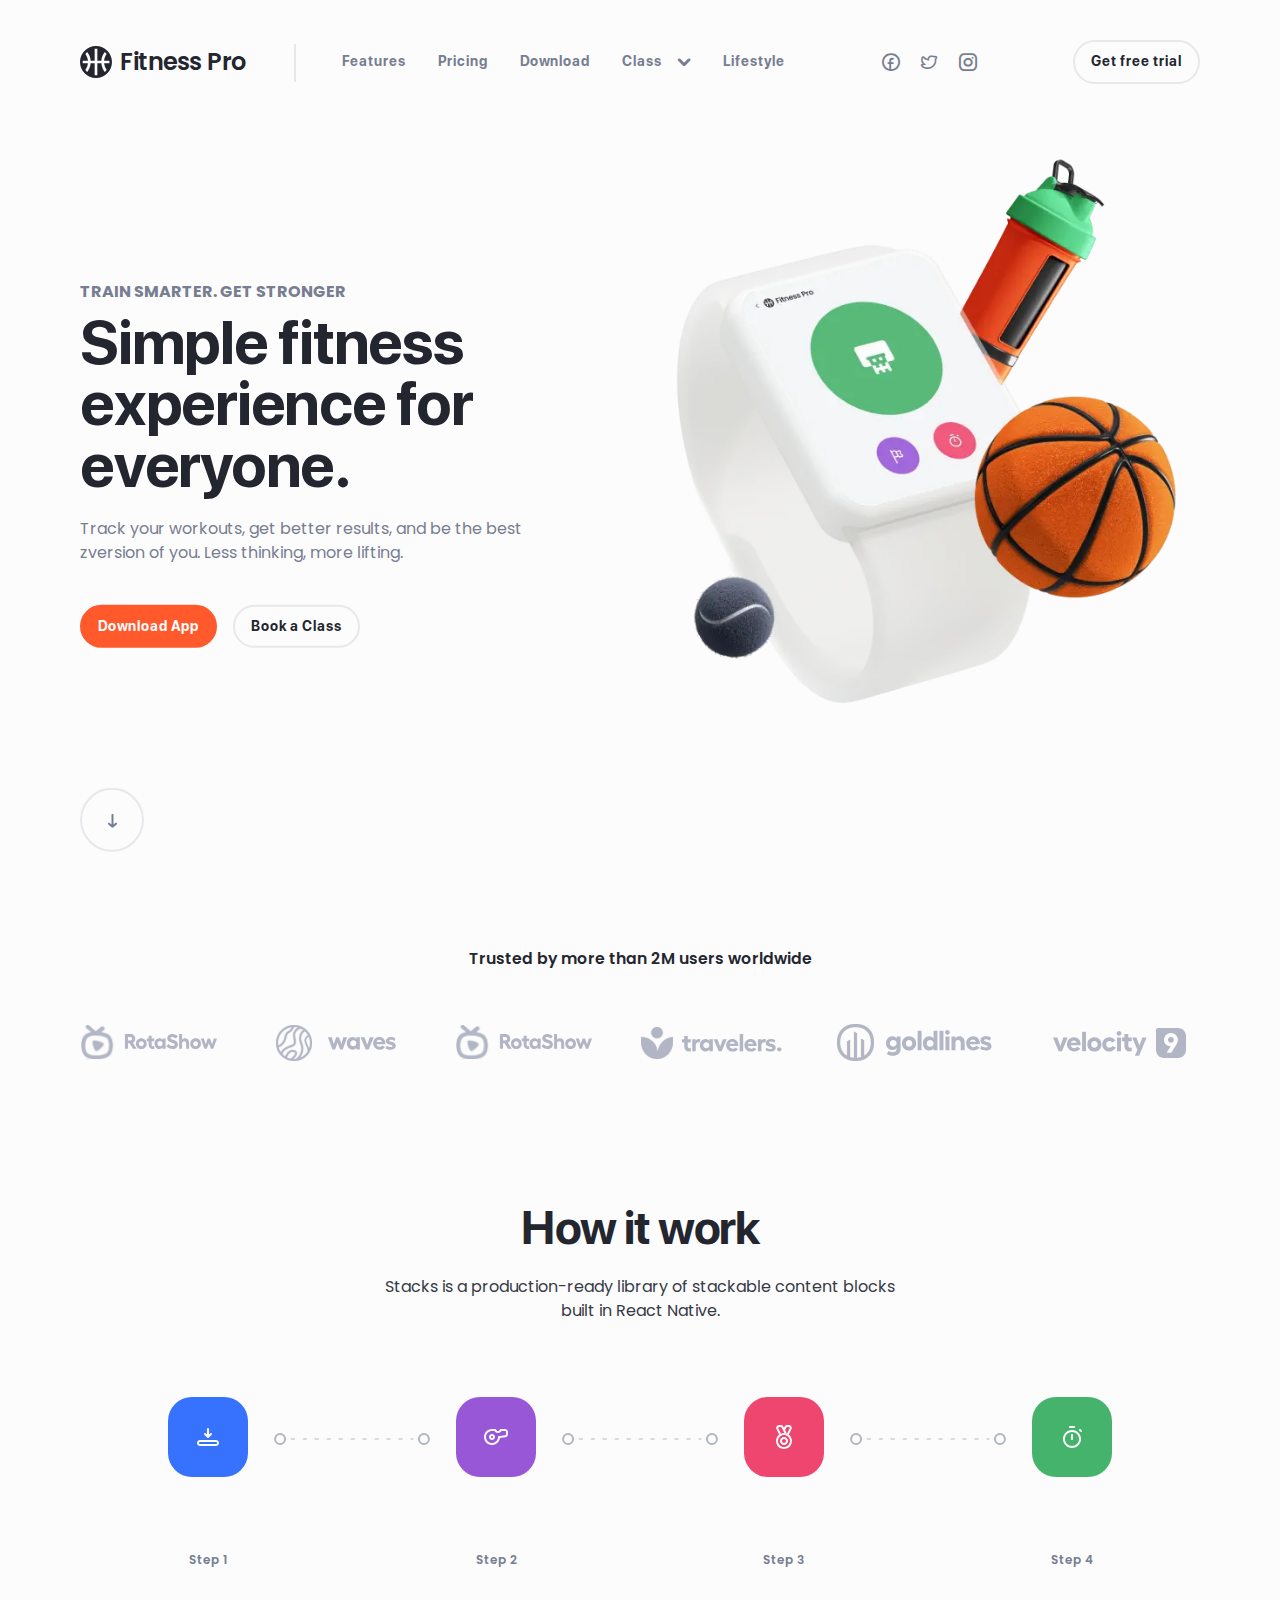
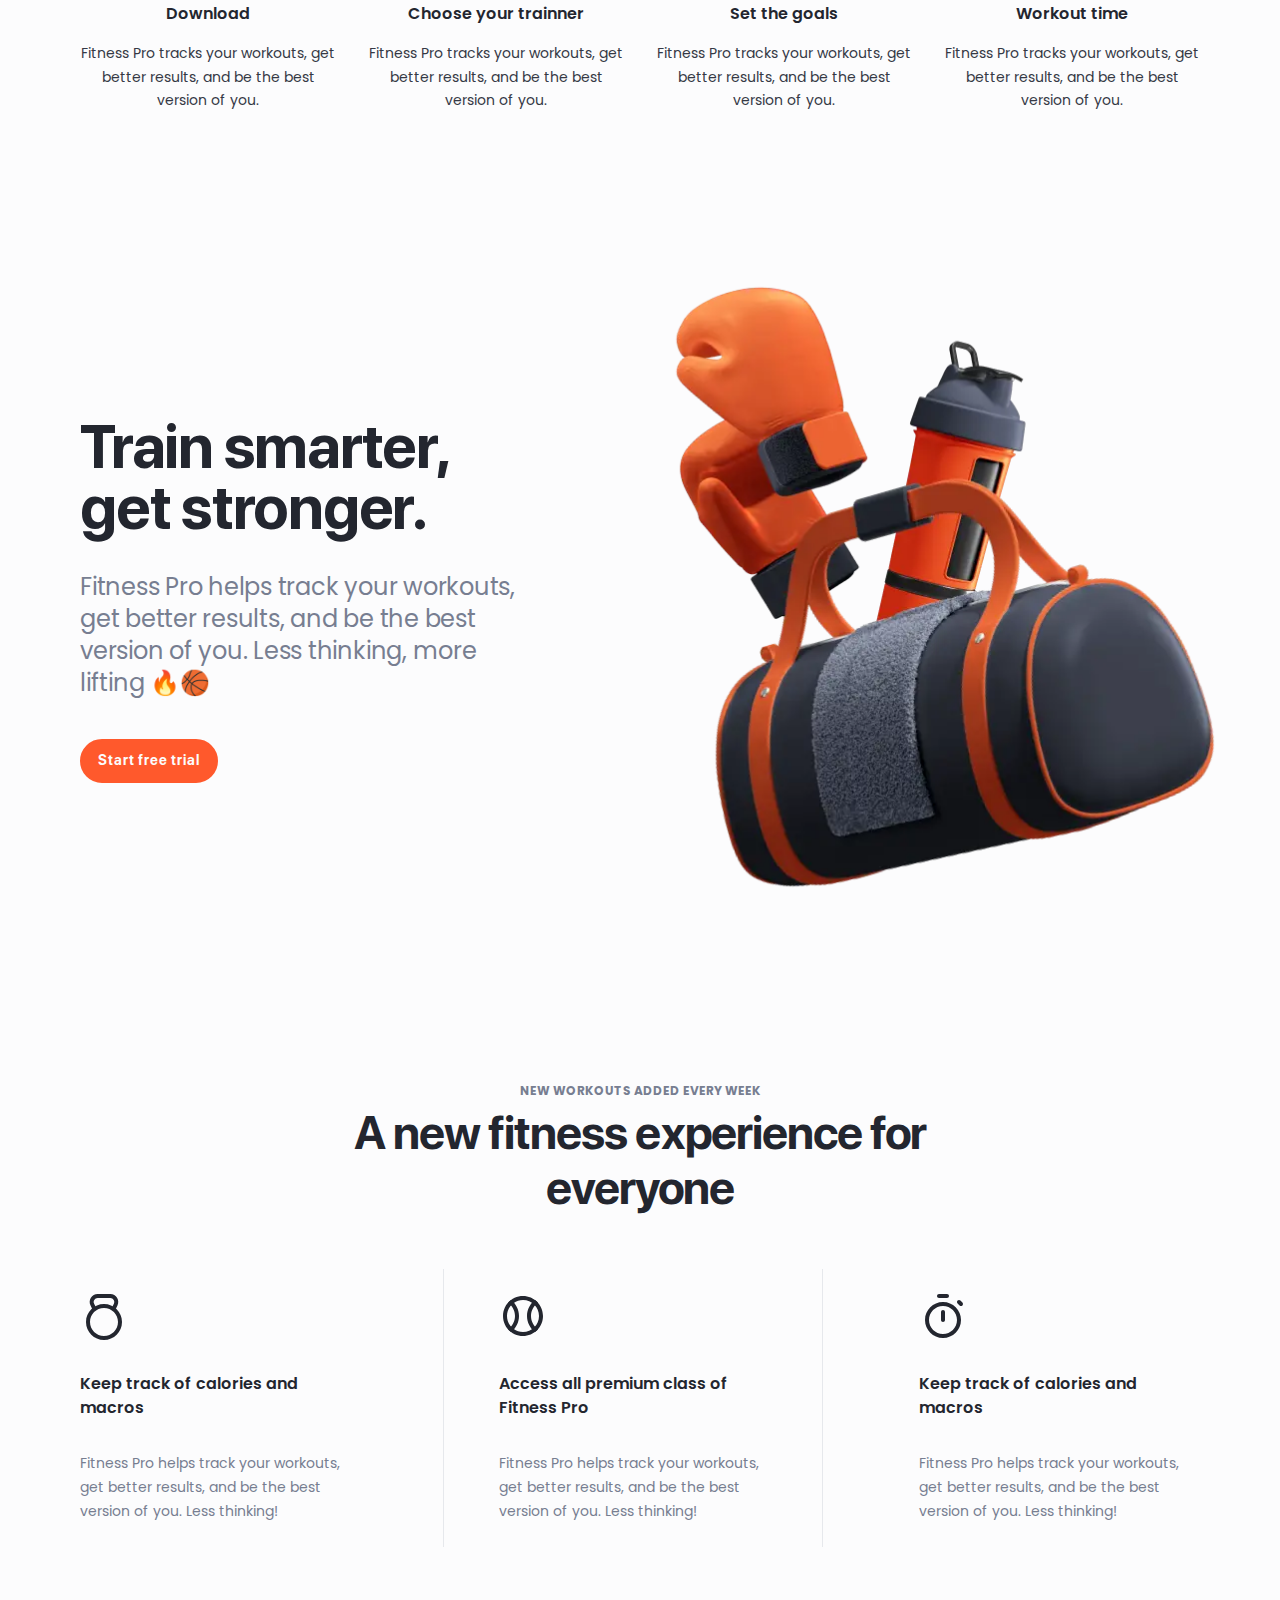
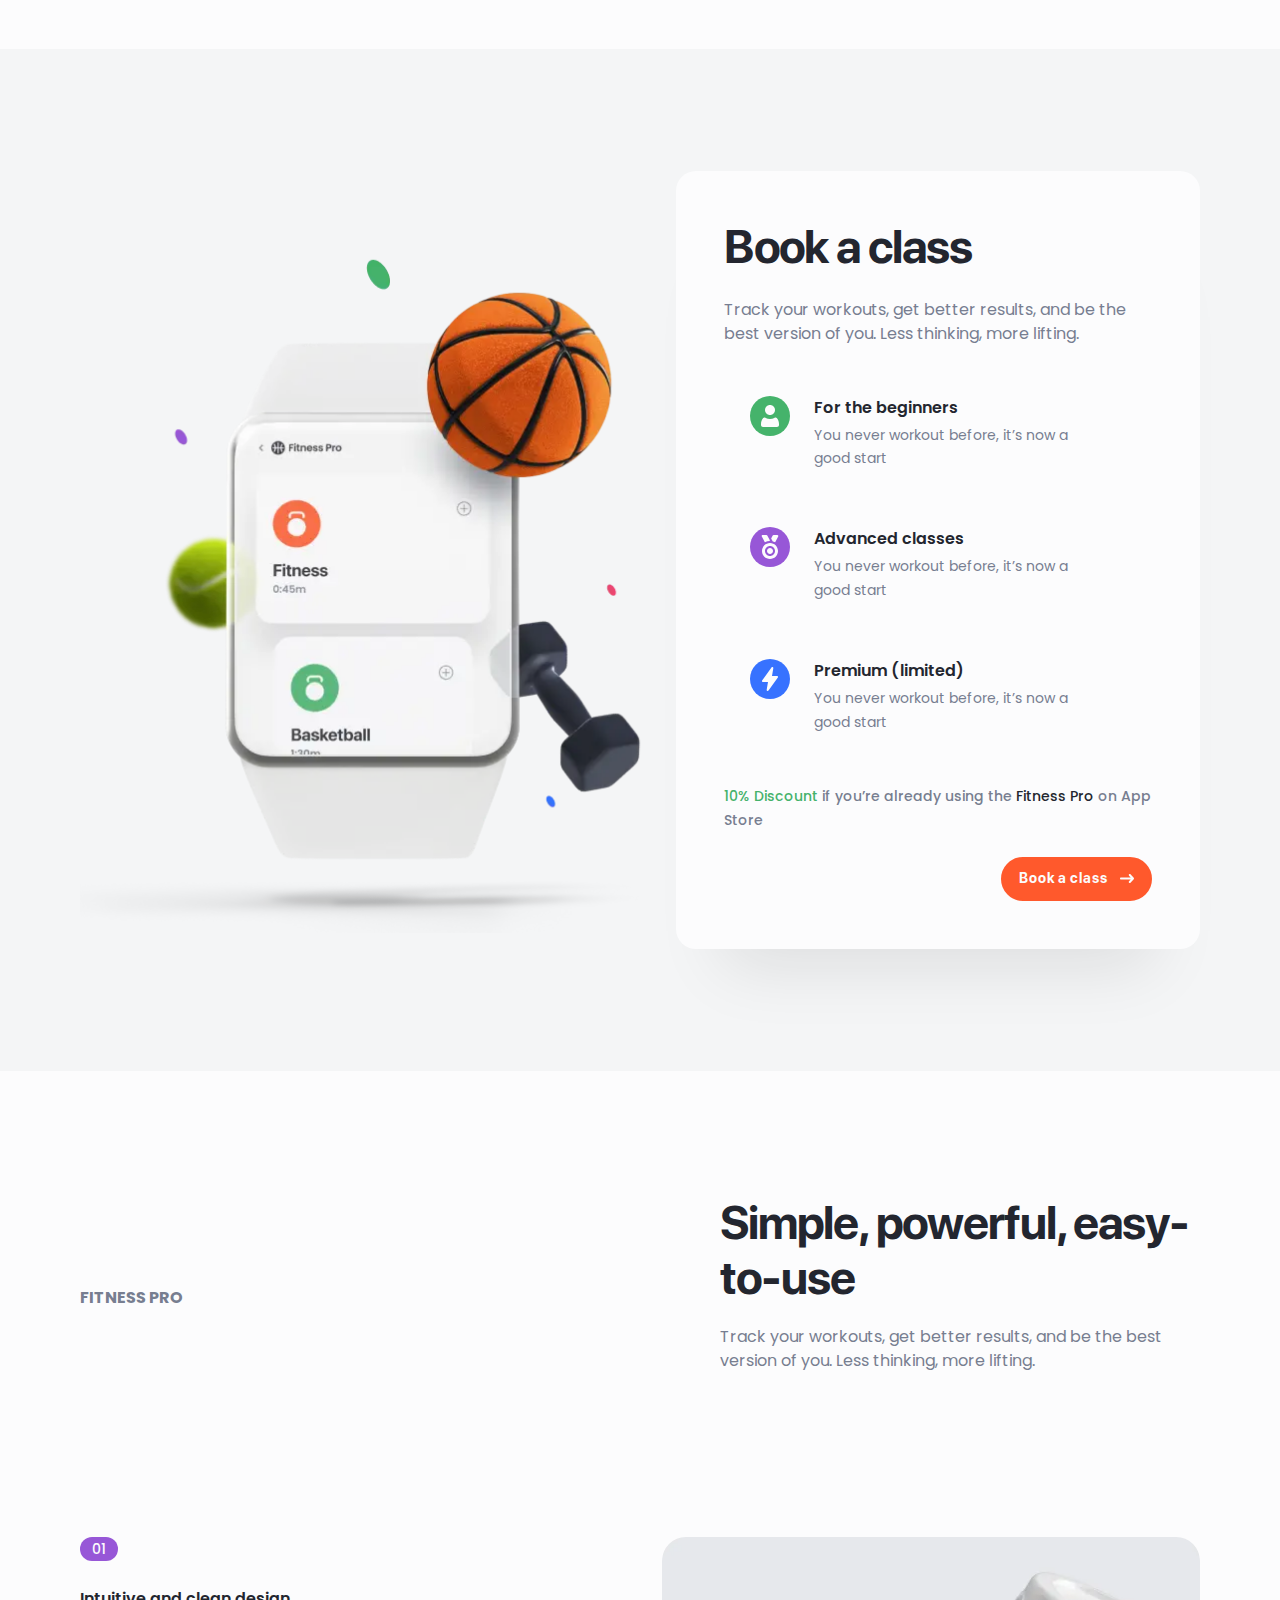
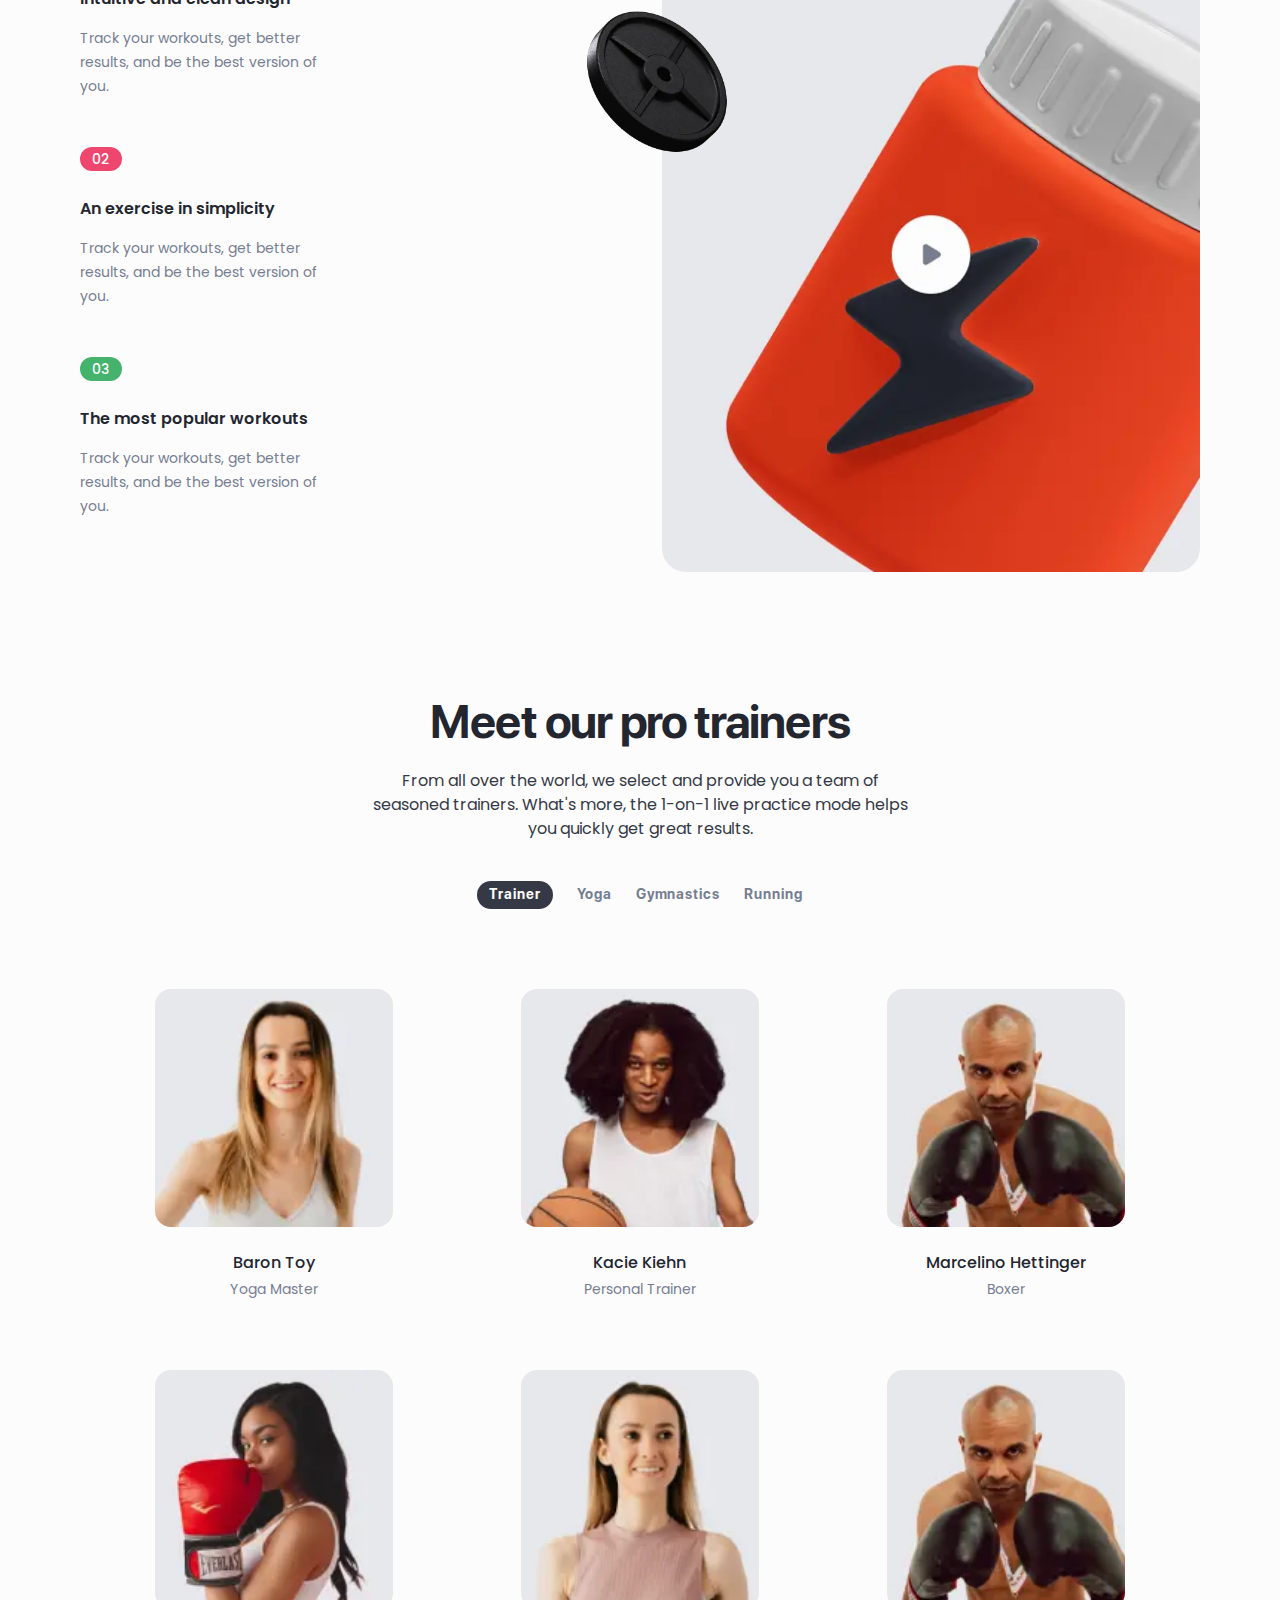
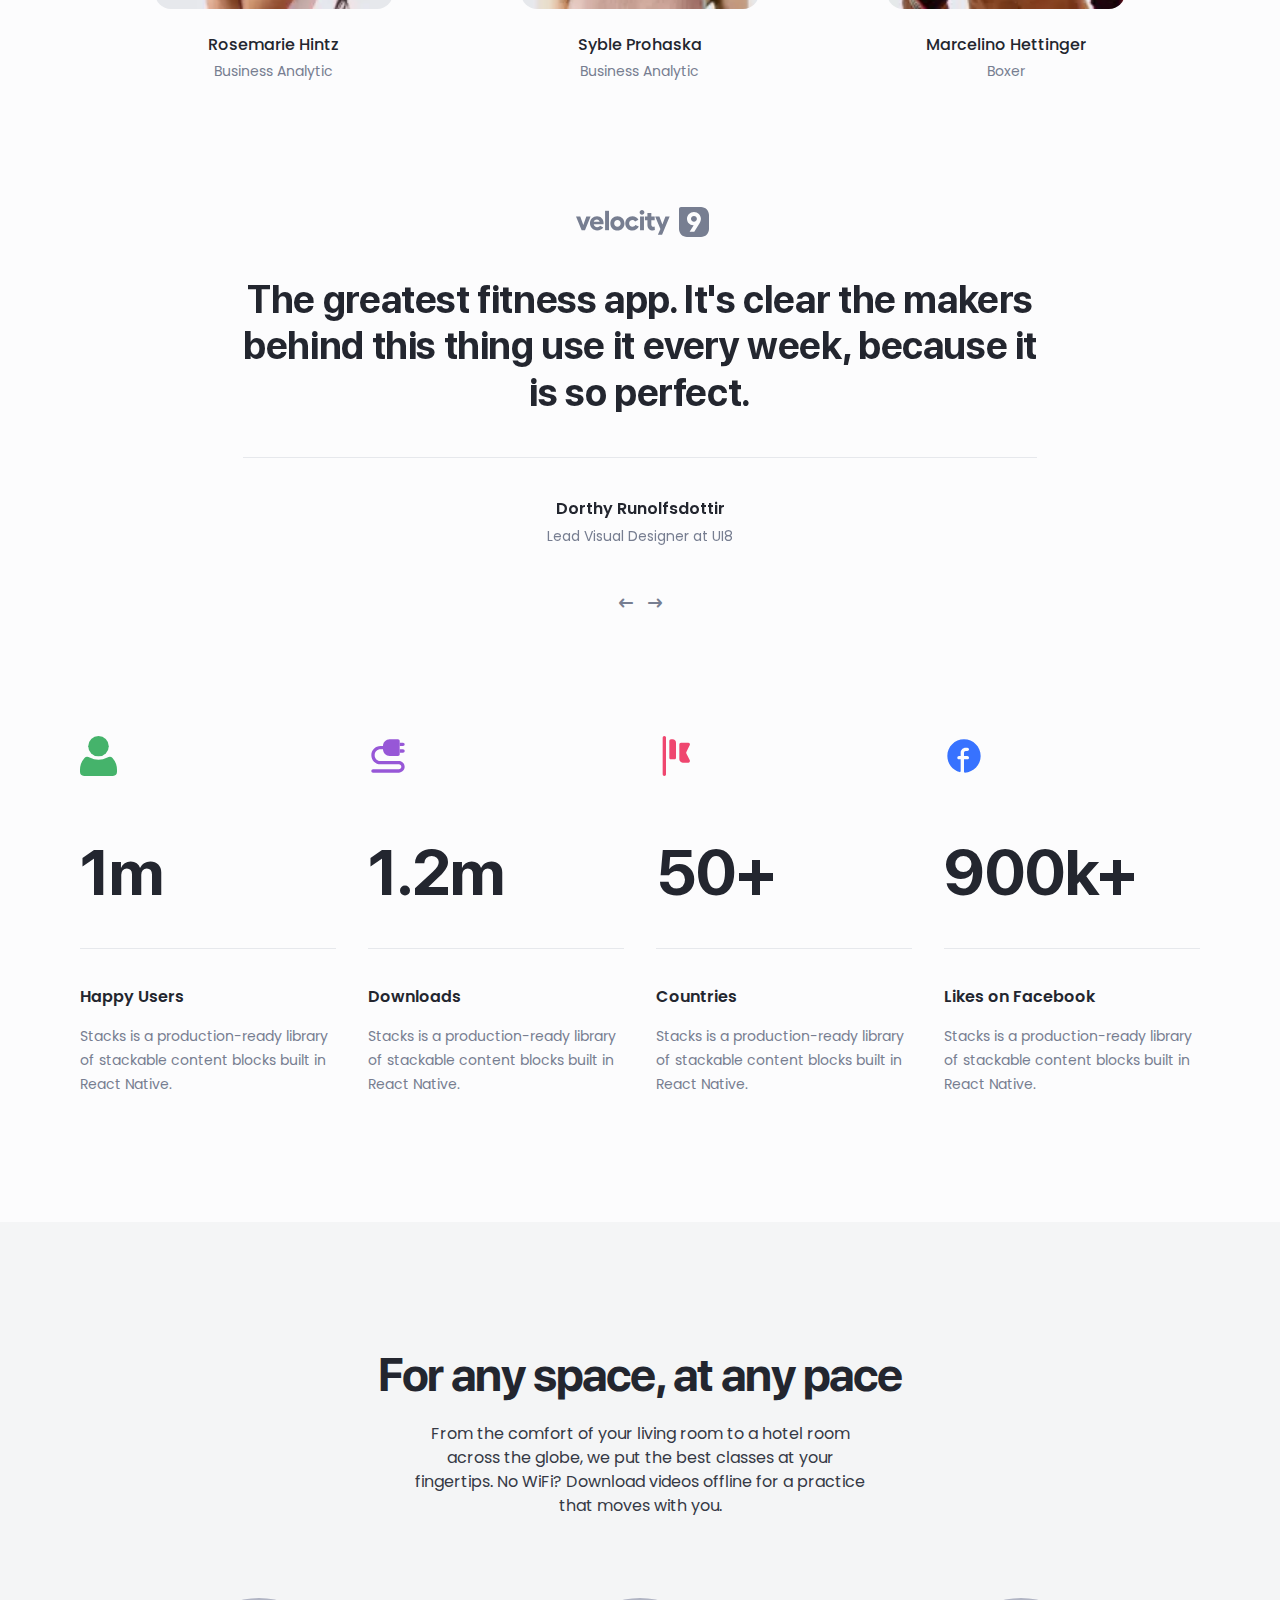
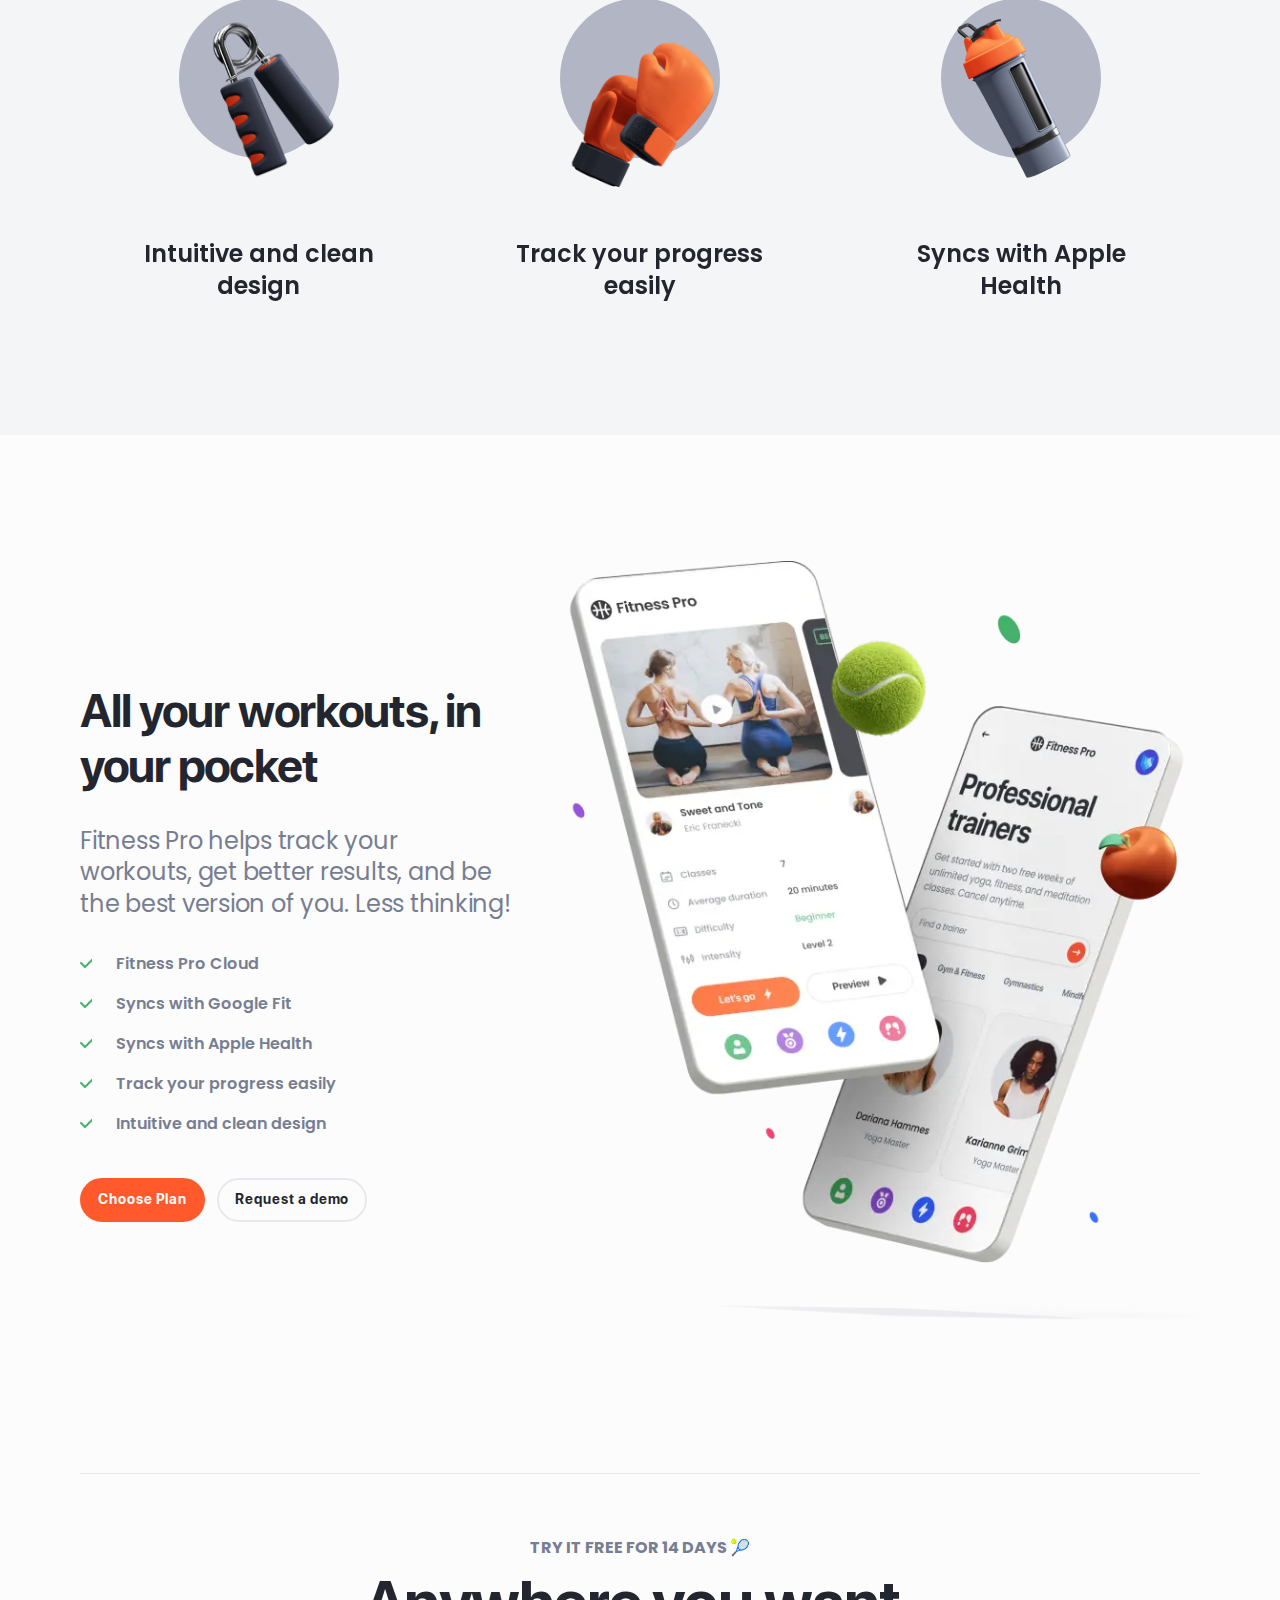
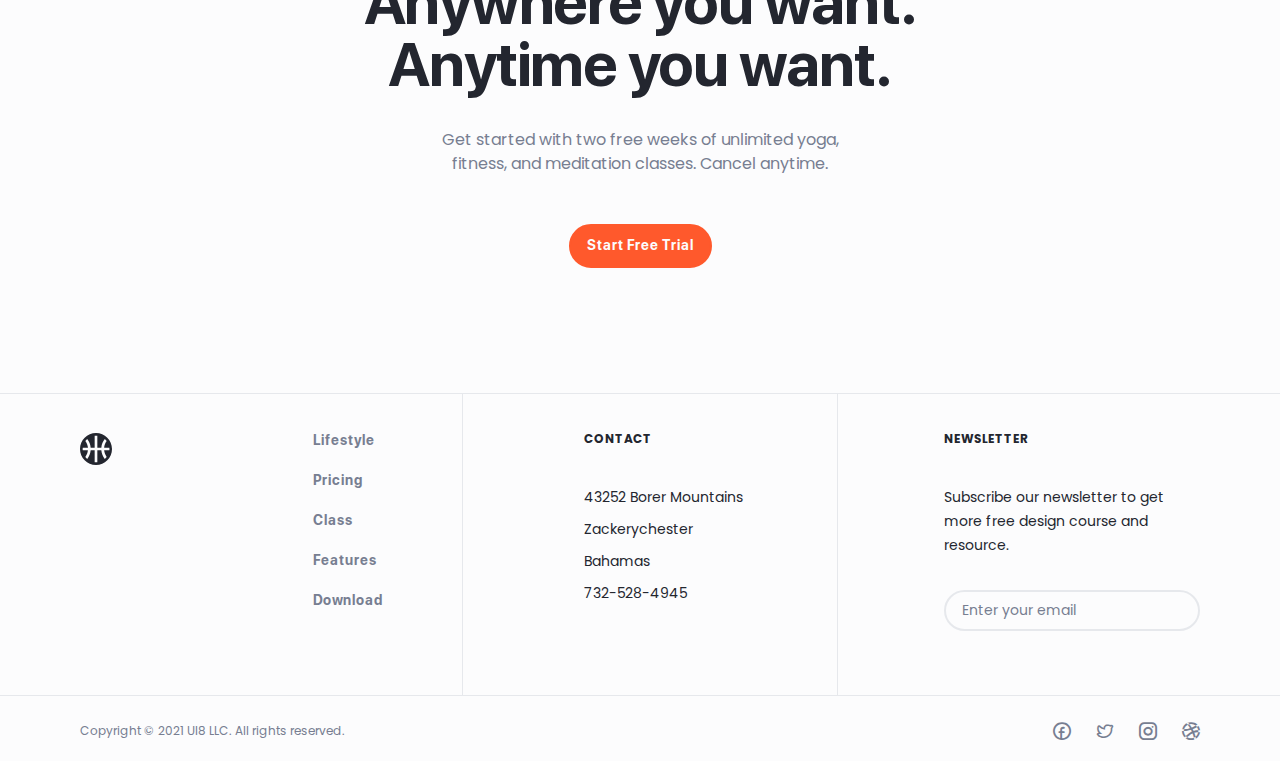
<file: home.html>
<!DOCTYPE html>
<html lang="en">

<head>
	<title>HomePage</title>
	<meta charset="UTF-8">
	<meta name="format-detection" content="telephone=no">
	<!-- <style>body{opacity: 0;}</style> -->
	<link rel="stylesheet" href="css/style.min.css?_v=20230804195733">
	<link rel="shortcut icon" href="favicon.ico">
	<!-- <meta name="robots" content="noindex, nofollow"> -->
	<meta name="viewport" content="width=device-width, initial-scale=1.0">
</head>

<body>
	<div class="wrapper">
		<header class="header">
			<div class="header__container">
				<div class="header__body">
					<div data-spollers class="header__menu menu">
						<div class="header__block">
							<a href="home.html" class="header__logo"><img src="img/header/logo.svg" alt="Logo"></a>
							<a href="home.html" class="header__text">Fitness Pro</a>

						</div>


						<nav class="menu__body">
							<ul class="menu__list">
								<li class="menu__item"><a href="features.html" class="menu__link">Features</a></li>
								<li class="menu__item"><a href="pricing.html" class="menu__link">Pricing</a></li>
								<li class="menu__item"><a href="download.html" class="menu__link">Download</a></li>
								<div data-spollers class="spollers-header">
									<li class="spollers-header__item">

										<button type="button" data-spoller class="spollers-header__title _icon-arrow-bottom">Class</button>
										<ul class="spollers-header__body">
											<li class="spollers-header__link">
												<img class="spollers-header__icon" src="img/icon/arrow-arrow.svg" alt="icon">
												<a href="#" class="spollers-header__link-link">Program Video</a>
											</li>
											<li class="spollers-header__link">
												<img class="spollers-header__icon" src="img/icon/tube-blue.svg" alt="icon">
												<a href="#" class="spollers-header__link-link">Premium Class</a>
											</li>
										</ul>

									</li>
								</div>
								<li class="menu__item"><a href="lifestyle.html" class="menu__link">Lifestyle</a></li>
							</ul>




						</nav>
						<div data-da=".menu__body,1024" class="header__social social-header">
							<a href="#" class="social-header__link _icon-facebook"></a>
							<a href="#" class="social-header__link _icon-twiter"></a>
							<a href="#" class="social-header__link _icon-insta"></a>
						</div>
						<div data-da=".menu__body,450" class="header__action">
							<div class="header__btn">
								<a href="#" class="header__button button">Get free trial</a>
							</div>
							<button data-da=".header__menu,450" type="button" class="menu__icon icon-menu"><span></span></button>
							<button data-popup="#search" class="header__search">
								<img src="img/icon/search.svg" alt="search">
							</button>
						</div>

					</div>

				</div>

			</div>
		</header>






		<main class="page">
			<section class="page__main main">
				<div class="main__container">
					<div class="main__body">
						<div class="main__column-text">
							<h2 class="main__subtitle">Train smarter. get stronger</h2>
							<h1 class="main__title title-big">Simple fitness experience for everyone.</h1>
							<div class="main__text">
								<p>
									Track your workouts, get better results, and be the best zversion of you. Less thinking, more lifting.
								</p>
							</div>
							<div class="main__action">
								<div class="main__btn">
									<a href="#" class="main__button button-orange">Download App</a>
								</div>
								<div class="main__btn">
									<a href="#" class="main__button button">Book a Class</a>
								</div>
							</div>
							<div class="main__tex-block"></div>
							<button class="main__arrow">
								<img src="img/icon/arrow-bottom-gray.svg" alt="arrow">
							</button>

						</div>
						<div data-da=".main__tex-block,890" class="main__picture">
							<div class="main__pic">
								<picture><source srcset="img/main-block/01.webp" type="image/webp"><img src="img/main-block/01.png" alt="picture"></picture>
							</div>
						</div>
					</div>
				</div>
			</section>
			<section class="page__trusted trusted">
				<div class="trusted__container">
					<div class="trusted__body">
						<h2 class="trusted__title">Trusted by more than 2M users worldwide</h2>
						<div class="trusted__row">
							<div class="trusted__img">
								<img src="img/trusted/Rotashow.svg" alt="icon">
							</div>
							<div class="trusted__img">
								<img src="img/trusted/logo 02.svg" alt="icon">
							</div>
							<div class="trusted__img">
								<img src="img/trusted/Rotashow.svg" alt="icon">
							</div>
							<div class="trusted__img">
								<img src="img/trusted/logo 04.svg" alt="icon">
							</div>
							<div class="trusted__img">
								<img src="img/trusted/logo 05.svg" alt="icon">
							</div>
							<div class="trusted__img">
								<img src="img/trusted/logo 06.svg" alt="icon">
							</div>
						</div>
					</div>
				</div>
			</section>
			<section class="page__how how">
				<div class="how__container">
					<div class="how__body">
						<h2 class="how__title title-small">How it work</h2>
						<div class="how__sub-text">
							<p>
								Stacks is a production-ready library of stackable content blocks built in React Native.
							</p>
						</div>
						<div class="how__content">
							<div class="how__row row-hom">
								<div class="row-hom__item">
									<div class="row-hom__img img--blue">
										<img src="img/icon/download.svg" alt="icon">
									</div>
									<div class="row-hom__body">
										<p class="row-hom__step">Step 1</p>
										<div class="row-hom__title">Download</div>
										<div class="row-hom__text">
											<p>
												Fitness Pro tracks your workouts, get better results, and be the best version of you.
											</p>
										</div>
									</div>
								</div>
								<div class="row-hom__item">
									<div class="row-hom__img img--lilac">
										<img src="img/icon/key.svg" alt="icon">
									</div>
									<div class="line-item">
										<img src="img/icon/Line 1-02.svg" alt="line">
									</div>
									<div class="row-hom__body">
										<p class="row-hom__step">Step 2</p>
										<div class="row-hom__title">Choose your trainner</div>
										<div class="row-hom__text">
											<p>
												Fitness Pro tracks your workouts, get better results, and be the best version of you.
											</p>
										</div>
									</div>
								</div>
								<div class="row-hom__item">
									<div class="row-hom__img img--red">
										<img src="img/icon/goals.svg" alt="icon">
									</div>
									<div class="line-item">
										<img src="img/icon/Line 1-02.svg" alt="line">
									</div>
									<div class="row-hom__body">
										<p class="row-hom__step">Step 3</p>
										<div class="row-hom__title">Set the goals</div>
										<div class="row-hom__text">
											<p>
												Fitness Pro tracks your workouts, get better results, and be the best version of you.
											</p>
										</div>
									</div>
								</div>
								<div class="row-hom__item">
									<div class="row-hom__img img--green">
										<img src="img/icon/finish.svg" alt="icon">
									</div>
									<div class="line-item">
										<img src="img/icon/Line 1-02.svg" alt="line">
									</div>
									<div class="row-hom__body">
										<p class="row-hom__step">Step 4</p>
										<div class="row-hom__title">Workout time</div>
										<div class="row-hom__text">
											<p>
												Fitness Pro tracks your workouts, get better results, and be the best version of you.
											</p>
										</div>
									</div>
								</div>

							</div>

						</div>

					</div>
				</div>
			</section>
			<section class="page__train train">
				<div class="train__container">
					<div class="train__body">
						<div class="train__column-text">
							<h2 class="train__title title-big">Train smarter, get stronger.</h2>
							<div class="train__text">
								<p>
									Fitness Pro helps track your workouts, get better results, and be the best version of you. Less thinking, more lifting 🔥🏀
								</p>
							</div>
							<div class="train__btn">
								<a href="#" class="train__button button-orange">Start free trial</a>
							</div>
						</div>
						<div class="train__picture">
							<div class="train__pic">
								<picture><source srcset="img/train/01.webp" type="image/webp"><img src="img/train/01.png" alt="picture"></picture>
							</div>
						</div>
					</div>
				</div>
			</section>
			<section class="page__new new">
				<div class="new__container">
					<div class="new__body">
						<p class="new__subtitle">New workouts added every week</p>
						<h2 class="new__title title-small">A new fitness experience for everyone</h2>
						<div class="new__content content-new">
							<div class="content-new__item">
								<div class="content-new__icon">
									<img src="img/icon/weight.svg" alt="icon">
								</div>
								<div class="content-new__title">Keep track of calories and macros</div>
								<div class="content-new__text">
									<p>
										Fitness Pro helps track your workouts, get better results, and be the best version of you. Less thinking!
									</p>
								</div>
							</div>
							<div class="content-new__item">
								<div class="content-new__icon">
									<img src="img/icon/bool-icon.svg" alt="icon">
								</div>
								<div class="content-new__title">Access all premium class of Fitness Pro</div>
								<div class="content-new__text">
									<p>
										Fitness Pro helps track your workouts, get better results, and be the best version of you. Less thinking!
									</p>
								</div>
							</div>
							<div class="content-new__item">
								<div class="content-new__icon">
									<img src="img/icon/time-icon.svg" alt="icon">
								</div>
								<div class="content-new__title">Keep track of calories and macros</div>
								<div class="content-new__text">
									<p>
										Fitness Pro helps track your workouts, get better results, and be the best version of you. Less thinking!
									</p>
								</div>
							</div>
						</div>
					</div>
				</div>
			</section>
			<section class="page__book book">
				<div class="book__container">
					<div class="book__body">
						<div class="book__picture">
							<div class="book__pic">
								<picture><source srcset="img/book/01.webp" type="image/webp"><img src="img/book/01.png" alt="picture"></picture>
							</div>
						</div>


						<div class="book__column column-book">
							<h2 class="column-book__title title-small">Book a class</h2>
							<p class="column-book__text">
								Track your workouts, get better results, and be the best version of you. Less thinking, more lifting.
							</p>
							<div class="column-book__box box-column-book">
								<div class="box-column-book__item">
									<div class="box-column-book__icon">
										<img src="img/icon/user-green.svg" alt="icon">
									</div>
									<div class="box-column-book__text">
										<h3>For the beginners</h3>
										<p>You never workout before, it’s now a good start</p>
									</div>
								</div>
								<div class="box-column-book__item">
									<div class="box-column-book__icon">
										<img src="img/icon/advanced-icon.svg" alt="icon">
									</div>
									<div class="box-column-book__text">
										<h3>Advanced classes</h3>
										<p>You never workout before, it’s now a good start</p>
									</div>
								</div>
								<div class="box-column-book__item">
									<div class="box-column-book__icon">
										<img src="img/icon/premium-icon.svg" alt="icon">
									</div>
									<div class="box-column-book__text">
										<h3>Premium (limited)</h3>
										<p>You never workout before, it’s now a good start</p>
									</div>
								</div>
							</div>
							<div class="book__discont">
								<p> <span class="span-green">10% Discount</span> if you’re already using the <span class="span-black"> Fitness Pro</span> on App Store</p>
							</div>
							<div class="book__btn">
								<a href="#" class="book__button button-orange">Book a class
									<img src="img/icon/arrow-white.svg" alt="arrow-icon">
								</a>

							</div>
						</div>
					</div>
				</div>
			</section>
			<section class="page__simple simple">
				<div class="simple__container">
					<div class="simple__body">
						<div class="simple__column-left">
							<div class="simple__subtitle">fitness pro</div>
						</div>
						<div class="simple__column-right">
							<h2 class="simple__title title-small">Simple, powerful, easy-to-use</h2>
							<div class="simple__text">
								<p>
									Track your workouts, get better results, and be the best version of you. Less thinking, more lifting.
								</p>
							</div>
						</div>
					</div>
				</div>
			</section>
			<div class="page__block-video block-video">
				<div class="block-video__container">
					<div class="block-video__body">
						<div class="block-video__column-text column-text-block-video">
							<div class="column-text-block-video__item">
								<div class="column-text-block-video__num num--blue">01</div>
								<h4 class="column-text-block-video__title">Intuitive and clean design</h4>
								<p class="column-text-block-video__text">
									Track your workouts, get better results, and be the best version of you.
								</p>

							</div>
							<div class="column-text-block-video__item">
								<div class="column-text-block-video__num num--red">02</div>
								<h4 class="column-text-block-video__title">An exercise in simplicity</h4>
								<p class="column-text-block-video__text">
									Track your workouts, get better results, and be the best version of you.
								</p>
							</div>
							<div class="column-text-block-video__item">
								<div class="column-text-block-video__num num--green">03</div>
								<h4 class="column-text-block-video__title">The most popular workouts</h4>
								<p class="column-text-block-video__text">
									Track your workouts, get better results, and be the best version of you.
								</p>
							</div>


						</div>
						<div class="block-video__video-picture">

							<div class="block-video__video-pic">
								<picture><source srcset="img/block-video/video.webp" type="image/webp"><img src="img/block-video/video.png" alt="video"></picture>


							</div>
							<div class="disk-decor">
								<div class="disk-dec">
									<picture><source srcset="img/block-video/disc.webp" type="image/webp"><img src="img/block-video/disc.png" alt="image"></picture>
								</div>
							</div>


						</div>
					</div>
				</div>
			</div>
			<section class="page__meet meet">
				<div class="meet__container">
					<div class="meet__body">
						<h2 class="meet__title title-small">Meet our pro trainers</h2>
						<div class="meet__text">
							<p>
								From all over the world, we select and provide you a team of seasoned trainers. What's more, the 1-on-1 live practice mode helps you quickly get great results.
							</p>
						</div>
						<div class="meet__row">
							<nav class="meet__nav">
								<button type="button" class="meet__tit _tab-active" data-tip="all">Trainer</button>
								<button type="button" class="meet__tit" data-tip="yoga">Yoga</button>
								<button type="button" class="meet__tit" data-tip="gymnastics">Gymnastics</button>
								<button type="button" class="meet__tit" data-tip="running">Running</button>
							</nav>

							<div class="meet__filter">
								<div class="meet-item" data-tip="yoga">
									<div class="meet-item__picture">
										<div class="meet-item__pic">
											<picture><source srcset="img/meet/01.webp" type="image/webp"><img src="img/meet/01.png" alt="photo"></picture>
										</div>
									</div>
									<p class="meet-item__title">Baron Toy</p>
									<p class="meet-item__prof">Yoga Master</p>
								</div>
								<div class="meet-item" data-tip="yoga">
									<div class="meet-item__picture">
										<div class="meet-item__pic">
											<picture><source srcset="img/meet/02.webp" type="image/webp"><img src="img/meet/02.png" alt="photo"></picture>
										</div>
									</div>
									<p class="meet-item__title">Kacie Kiehn</p>
									<p class="meet-item__prof">Personal Trainer</p>
								</div>
								<div class="meet-item" data-tip="gymnastics">
									<div class="meet-item__picture">
										<div class="meet-item__pic">
											<picture><source srcset="img/meet/03.webp" type="image/webp"><img src="img/meet/03.png" alt="photo"></picture>
										</div>
									</div>
									<p class="meet-item__title">Marcelino
										Hettinger</p>
									<p class="meet-item__prof">Boxer</p>
								</div>
								<div class="meet-item" data-tip="gymnastics">
									<div class="meet-item__picture">
										<div class="meet-item__pic">
											<picture><source srcset="img/meet/04.webp" type="image/webp"><img src="img/meet/04.png" alt="photo"></picture>
										</div>
									</div>
									<p class="meet-item__title">Rosemarie
										Hintz</p>
									<p class="meet-item__prof">Business Analytic</p>
								</div>
								<div class="meet-item" data-tip="running">
									<div class="meet-item__picture">
										<div class="meet-item__pic">
											<picture><source srcset="img/meet/05.webp" type="image/webp"><img src="img/meet/05.png" alt="photo"></picture>
										</div>
									</div>
									<p class="meet-item__title">Syble
										Prohaska</p>
									<p class="meet-item__prof">Business Analytic</p>
								</div>
								<div class="meet-item" data-tip="gymnastics">
									<div class="meet-item__picture">
										<div class="meet-item__pic">
											<picture><source srcset="img/meet/03.webp" type="image/webp"><img src="img/meet/03.png" alt="photo"></picture>
										</div>
									</div>
									<p class="meet-item__title">Marcelino
										Hettinger</p>
									<p class="meet-item__prof">Boxer</p>
								</div>

							</div>

						</div>


					</div>
				</div>
			</section>
			<section class="page__velokity velokity">
				<div class="velokity__container">
					<div class="velokity__body">
						<!-- оболочка слайдера -->
						<div class="velokity__slider swiper">
							<!-- движующаяся часть слайдера -->
							<div class="velokity__wrapper swiper-wrapper">
								<!-- слайд -->
								<div class="velokity__slide swiper-slide">
									<div class="velokity-item">
										<div class="velokity-item__logo">
											<img src="img/velocity/9 logo.svg" alt="logo">

										</div>
										<h3 class="velokity-item__title title-40">The greatest fitness app. It's clear the makers behind this thing use it every week, because it is so perfect.</h3>
										<h4 class="velokity-item__subtitle">Dorthy Runolfsdottir</h4>
										<p class="velokity-item__text">Lead Visual Designer at UI8</p>
									</div>
								</div>
								<!-- слайд  2 -->
								<div class="velokity__slide swiper-slide">
									<div class="velokity-item">
										<div class="velokity-item__logo">
											<img src="img/velocity/9 logo.svg" alt="logo">

										</div>
										<h3 class="velokity-item__title title-40">The greatest fitness app. It's clear the makers behind this thing use it every week, because it is so perfect.</h3>
										<h4 class="velokity-item__subtitle">Dorthy Runolfsdottir</h4>
										<p class="velokity-item__text">Lead Visual Designer at UI8</p>
									</div>
								</div>
								<!-- слайд 3 -->
								<div class="velokity__slide swiper-slide">
									<div class="velokity-item">
										<div class="velokity-item__logo">
											<img src="img/velocity/9 logo.svg" alt="logo">

										</div>
										<h3 class="velokity-item__title title-40">The greatest fitness app. It's clear the makers behind this thing use it every week, because it is so perfect.</h3>
										<h4 class="velokity-item__subtitle">Dorthy Runolfsdottir</h4>
										<p class="velokity-item__text">Lead Visual Designer at UI8</p>
									</div>
								</div>
							</div>

							<!-- стрелки -->
							<div class="velokity__control">
								<div class="velokity__left _icon-arrow-left"></div>
								<div class="velokity__right _icon-arrow-right"></div>
							</div>
						</div>
					</div>
				</div>
			</section>
			<div class="page__achievements achievements">
				<div class="achievements__container">
					<div class="achievements__body">
						<div class="achievements__item item-achievements">
							<div class="item-achievements__icon">
								<img src="img/achievements/Shape-9-01.svg" alt="icon">
							</div>
							<div class="item-achievements__title">1m</div>
							<div class="item-achievements__subtitle">Happy Users</div>
							<p class="item-achievements__text">Stacks is a production-ready library of stackable content blocks built in React Native.</p>
						</div>
						<div class="achievements__item item-achievements">
							<div class="item-achievements__icon">
								<img src="img/achievements/douwland.svg" alt="icon">
							</div>
							<div class="item-achievements__title">1.2m</div>
							<div class="item-achievements__subtitle">Downloads</div>
							<p class="item-achievements__text">Stacks is a production-ready library of stackable content blocks built in React Native.</p>
						</div>
						<div class="achievements__item item-achievements">
							<div class="item-achievements__icon">
								<img src="img/achievements/Filled.svg" alt="icon">
							</div>
							<div class="item-achievements__title">50+</div>
							<div class="item-achievements__subtitle">Countries</div>
							<p class="item-achievements__text">Stacks is a production-ready library of stackable content blocks built in React Native.</p>
						</div>
						<div class="achievements__item item-achievements">
							<div class="item-achievements__icon">
								<img src="img/achievements/Filled-2.svg" alt="icon">
							</div>
							<div class="item-achievements__title">900k+</div>
							<div class="item-achievements__subtitle">Likes on Facebook</div>
							<p class="item-achievements__text">Stacks is a production-ready library of stackable content blocks built in React Native.</p>
						</div>
					</div>
				</div>
			</div>
			<section class="page__for for">
				<div class="for__container">
					<div class="for__body">
						<div class="for__content">
							<h2 class="for__title title-small">For any space, at any pace</h2>
							<div class="for__text">
								<p>
									From the comfort of your living room to a hotel room across the globe, we put the best classes at your fingertips. No WiFi? Download videos offline for a practice that moves with you.
								</p>
							</div>
							<!--  оболочка свайпера -->
							<div class="for__slider swiper">
								<!-- движуха -->
								<div class="for__wrapper swiper-wrapper">
									<!-- слайдер -->
									<div class="for__slide swiper-slide">
										<div class="for-item">
											<div class="for-item__picture">
												<div class="for-item__pic">
													<img src="img/for/Hand Grip Color.png" alt="icon">
												</div>
											</div>
											<div class="for-item__title">Intuitive and clean design</div>
										</div>
									</div>
									<!-- слайдер 2 -->
									<div class="for__slide swiper-slide">
										<div class="for-item">
											<div class="for-item__picture">
												<div class="for-item__pic pic--2">
													<img src="img/for/Group 9.png" alt="icon">
												</div>
											</div>
											<div class="for-item__title">Track your progress easily</div>
										</div>
									</div>
									<!-- слайдер 3 -->
									<div class="for__slide swiper-slide">
										<div class="for-item">
											<div class="for-item__picture">
												<div class="for-item__pic">
													<img src="img/for/Bottle Color.png" alt="icon">
												</div>
											</div>
											<div class="for-item__title">Syncs with Apple Health</div>
										</div>
									</div>
								</div>
								<!-- стрелки -->
								<div class="for__control">
									<div class="for__left _icon-arrow-left"></div>
									<div class="for__right _icon-arrow-right"></div>
								</div>
							</div>
						</div>


					</div>
				</div>
			</section>
			<section class="page__all all">
				<div class="all__container">
					<div class="all__body">
						<div class="all__column">
							<h2 class="all__title title-small">All your workouts,
								in your pocket</h2>
							<p class="all__text">
								Fitness Pro helps track your workouts, get better results, and be the best version of you. Less thinking!
							</p>
							<ul class="all__list">
								<li class="all__paragraph">Fitness Pro Cloud</li>
								<li class="all__paragraph">Syncs with Google Fit</li>
								<li class="all__paragraph">Syncs with Apple Health</li>
								<li class="all__paragraph">Track your progress easily</li>
								<li class="all__paragraph">Intuitive and clean design</li>
							</ul>
							<div class="all__action">
								<div class="all__btn">
									<a href="#" class="all__button button-orange">Choose Plan</a>
								</div>
								<div class="all__btn">
									<a href="#" class="all__button button">Request a demo</a>
								</div>
							</div>
						</div>
						<div class="all__picture">
							<div class="all__pic">
								<picture><source srcset="img/all/light.webp" type="image/webp"><img src="img/all/light.png" alt="picture"></picture>
							</div>
						</div>
					</div>
				</div>
			</section>
			<section class="page__anywhere anywhere">
				<div class="anywhere__container">
					<div class="anywhere__body">
						<div class="anywhere__subtitle">try it free for 14 days 🎾</div>
						<h2 class="anywhere__title title-big">Anywhere you want. Anytime you want.</h2>
						<p class="anywhere__text">
							Get started with two free weeks of unlimited yoga, fitness, and meditation classes. Cancel anytime.
						</p>
						<div class="anywhere__btn">
							<a href="#" class="anywhere__button button-orange">Start Free Trial</a>
						</div>
					</div>
				</div>
			</section>



		</main>
		<footer data-spollers="393,max" class="footer">
			<div class="footer__container">
				<div class="footer__body">
					<div class="footer__logo">
						<a href="#" class="footer__img"><img src="img/header/logo.svg" alt="Logo"></a>
						<p class="footer__title">Fitness Pro</p>
					</div>
					<div class="spollers-footer">

						<div class="spollers-footer__item">
							<button type="button" data-spoller class="spollers-footer__title _icon-arrow-bottom">footer nav</button>
							<div class="box">
								<div class="spollers-footer__body">
									<a href="#">Lifestyle</a>
									<a href="#">Pricing</a>
									<a href="#">Class</a>
									<a href="#">Features</a>
									<a href="#">Download</a>
								</div>
							</div>

						</div>
					</div>


					<div class="footer__row">
						<div class="footer__column">
							<div class="footer__label">contact</div>
							<p class="footer__text">43252 Borer Mountains</p>
							<p class="footer__text">Zackerychester</p>
							<p class="footer__text">Bahamas</p>
							<a href="tel:7325284945" class="footer__text">732-528-4945</a>

						</div>
					</div>
					<div class="footer__row">
						<div class="footer__column">
							<div class="footer__label">newsletter</div>
							<p class="footer__text">Subscribe our newsletter to get more free design course and resource.</p>
							<div class="footer__body-form">
								<form action="#" class="item-form">
									<input autocomplete="off" type="email" required name="form[]" placeholder="Enter your email" class="item-form__input">

								</form>
							</div>
						</div>
					</div>
				</div>

			</div>
		</footer>
		<footer class="footer-bottom">
			<div class="footer-bottom__container">
				<div class="footer-bottom__body">
					<div class="footer-bottom__text">
						<p>
							Copyright © 2021 UI8 LLC. All rights reserved.
						</p>
					</div>
					<div class="footer-bottom__social social-footer-bottom">
						<a href="#" class="social-footer-bottom__link _icon-facebook"></a>
						<a href="#" class="social-footer-bottom__link _icon-twiter"></a>
						<a href="#" class="social-footer-bottom__link _icon-insta"></a>
						<a href="#" class="social-footer-bottom__link _icon-bool"></a>

					</div>
				</div>
			</div>
		</footer>








	</div>
	<div id="search" aria-hidden="true" class="popup">
		<div class="popup__wrapper">
			<div class="popup__content">

				<div class="popup__text">
					<form action="#" method="get" class="seach-form">

						<div class="seach-form__body">

							<input data-required autocomplete="off" type="text" required name="form[]" data-error="Помилка" placeholder="Search everything" class="seach-form__input input">

							<button type="submit" class="button-search">
								<img src="img/icon/search-white.svg" alt="icon">
							</button>
						</div>
					</form>
				</div>
			</div>
		</div>
	</div>
	<script src="js/app.min.js?_v=20230804195733"></script>
</body>

</html>
</file>
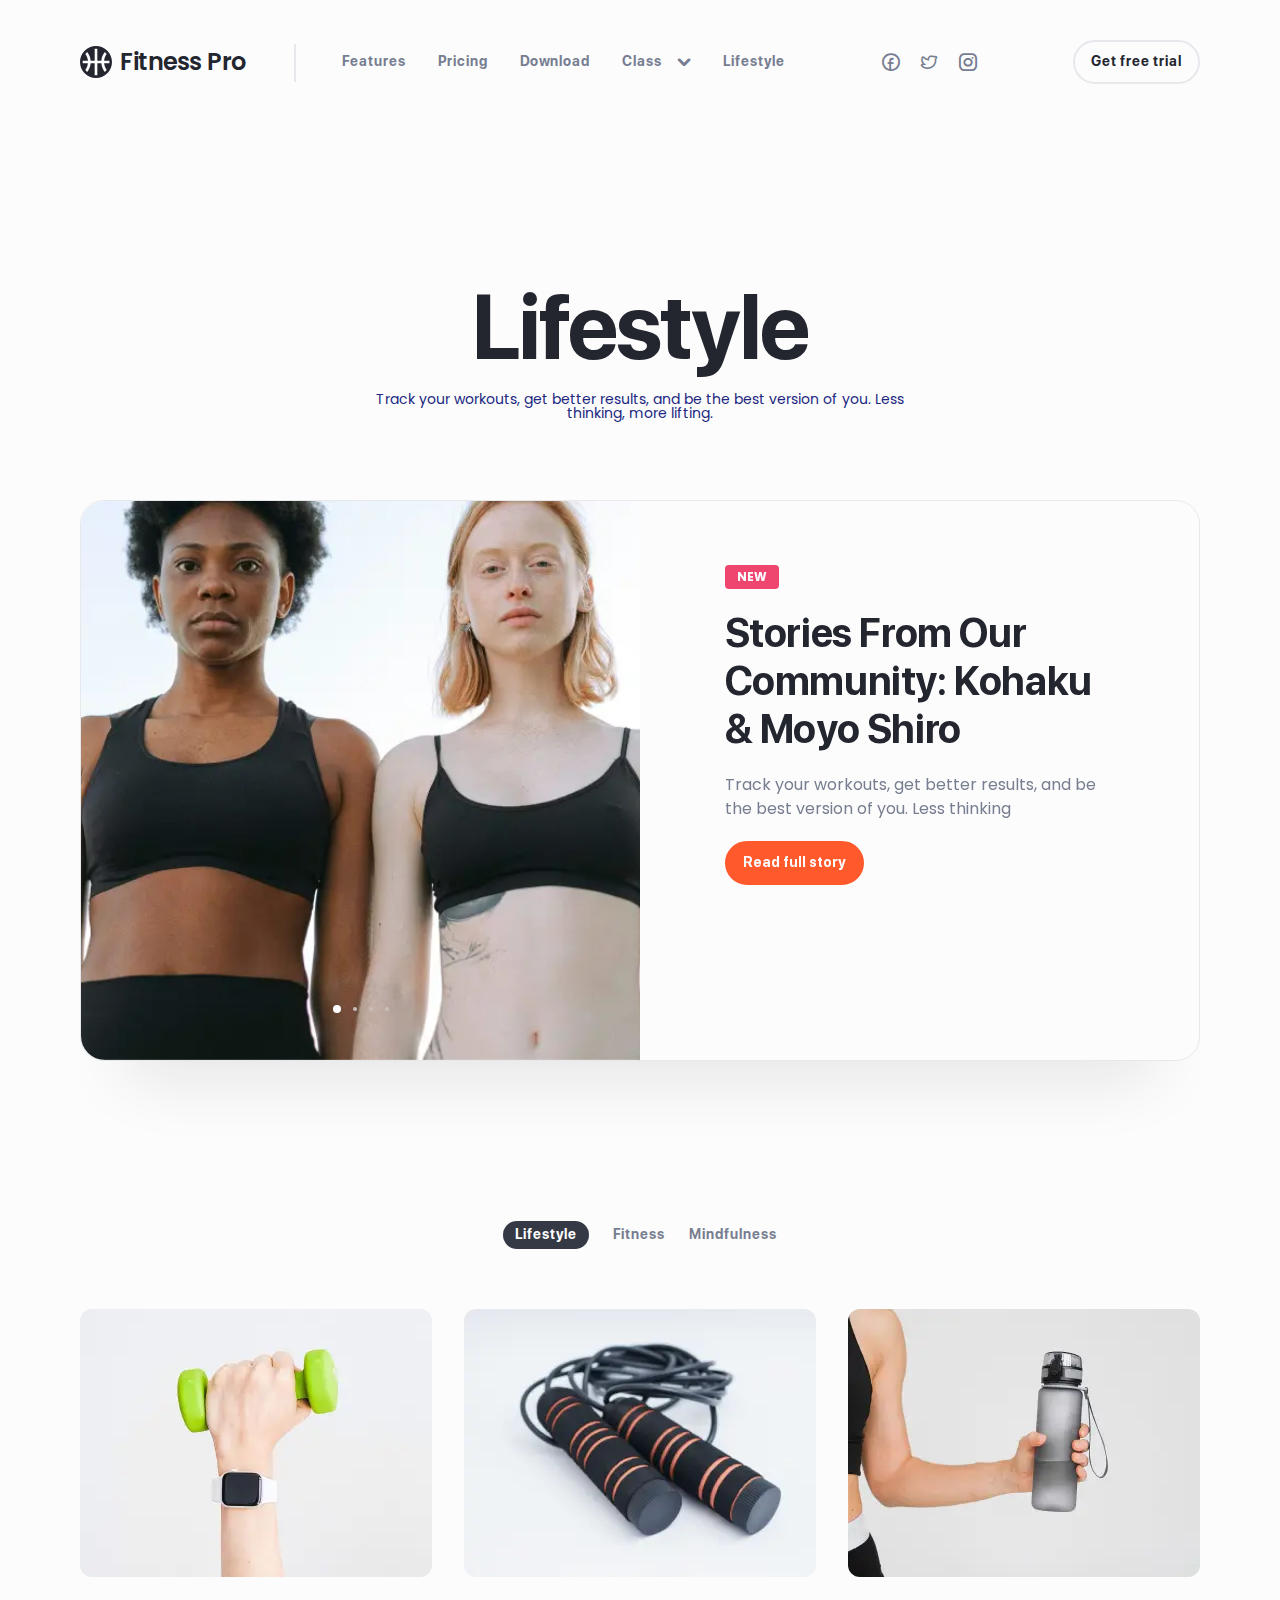
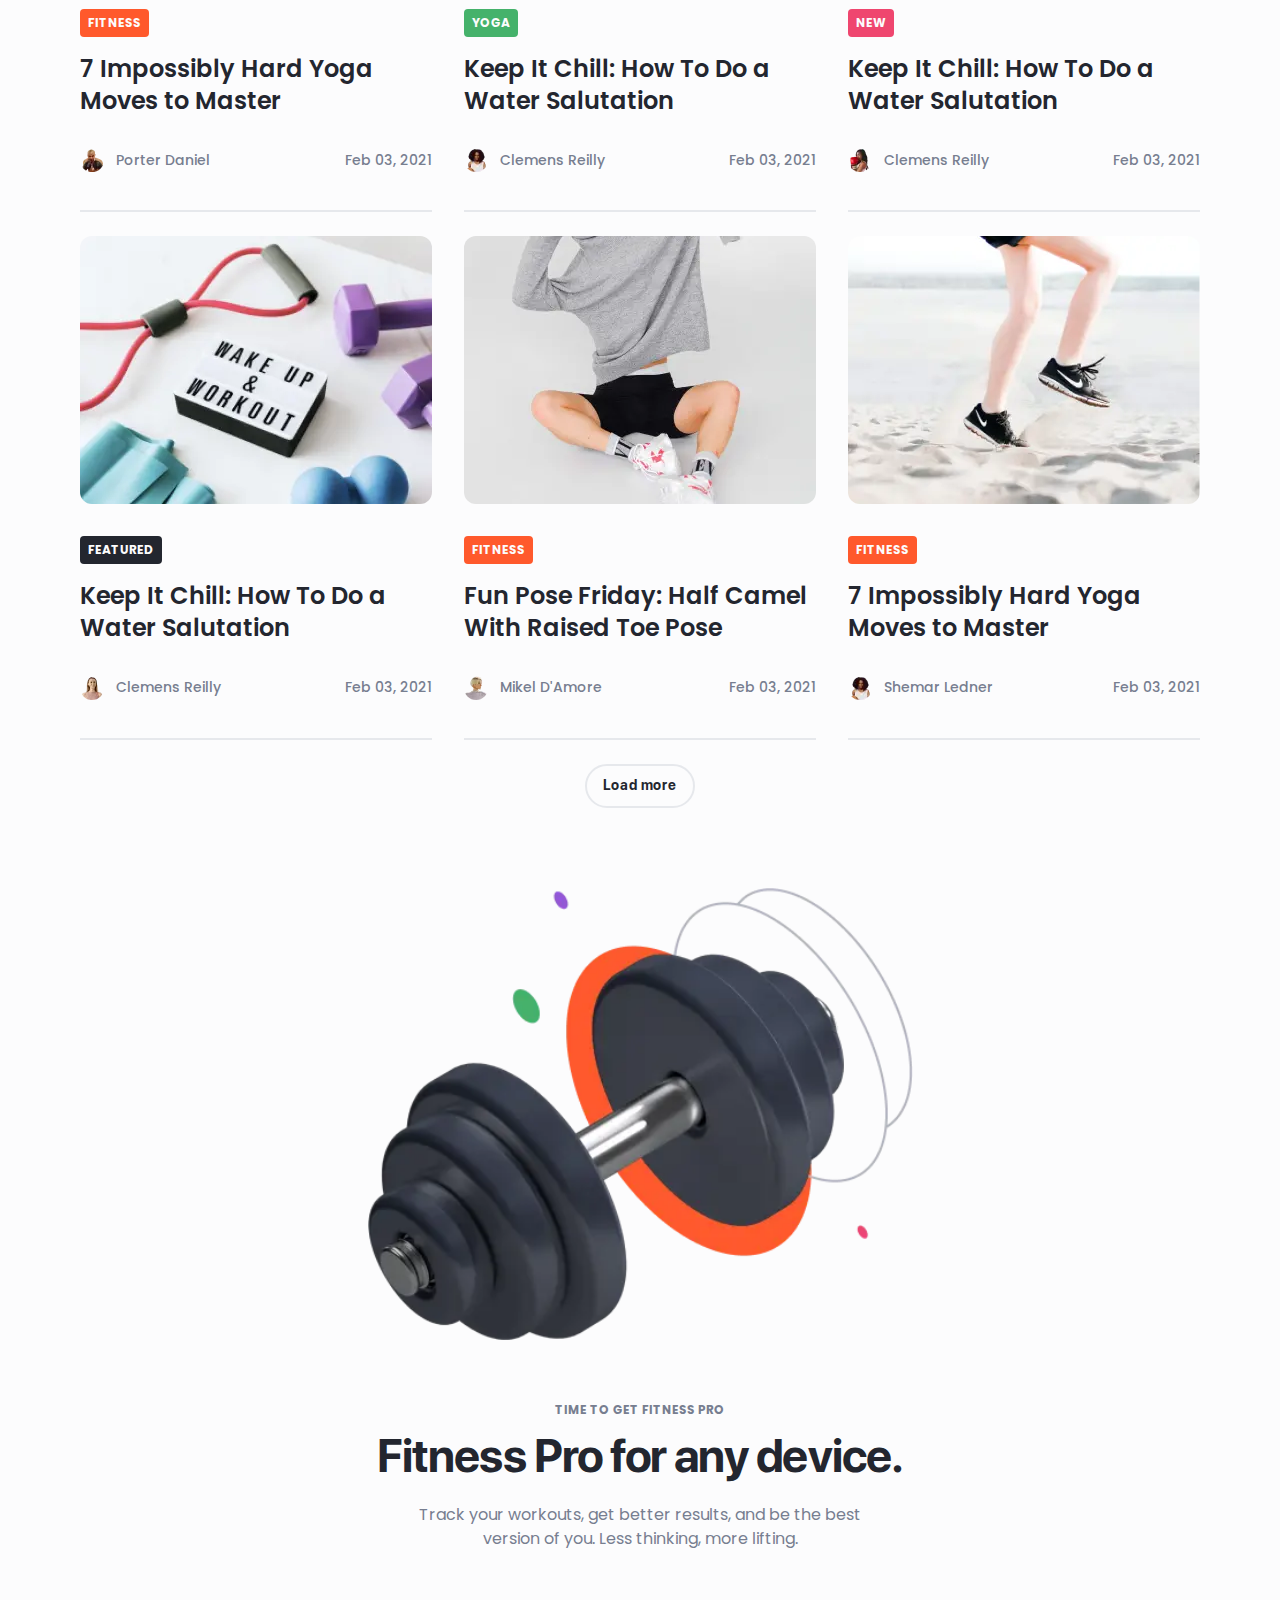
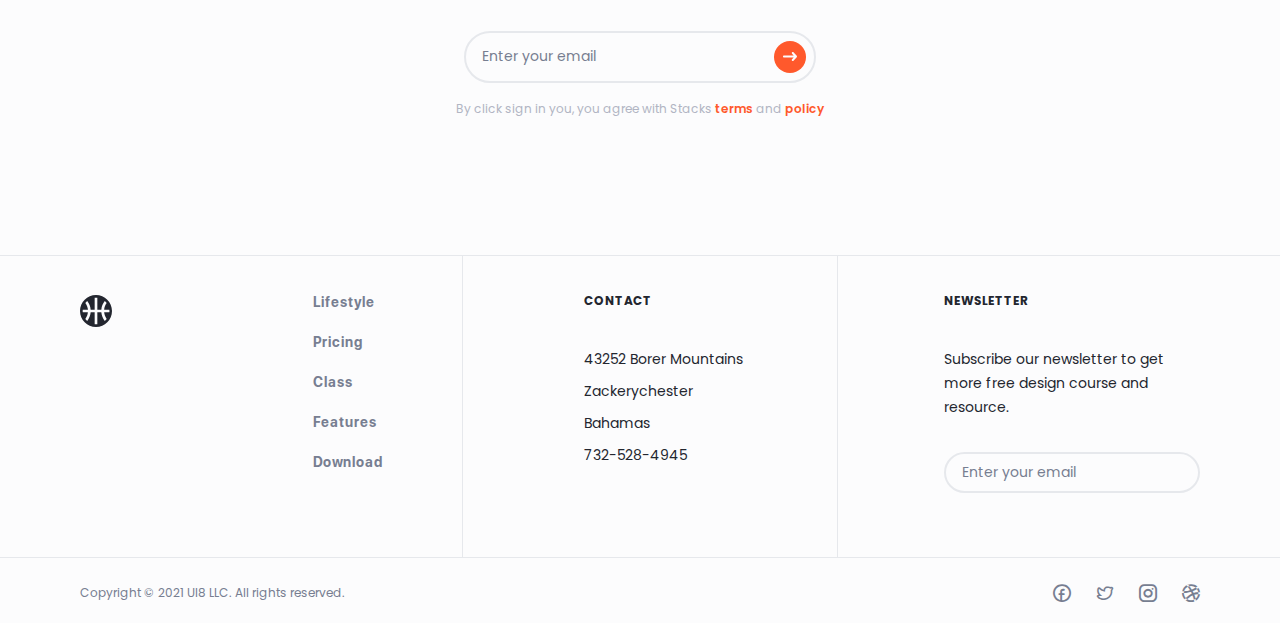
<file: lifestyle.html>
<!DOCTYPE html>
<html lang="en">

<head>
	<title>lifeStyle</title>
	<meta charset="UTF-8">
	<meta name="format-detection" content="telephone=no">
	<!-- <style>body{opacity: 0;}</style> -->
	<link rel="stylesheet" href="css/style.min.css?_v=20230804195733">
	<link rel="shortcut icon" href="favicon.ico">
	<!-- <meta name="robots" content="noindex, nofollow"> -->
	<meta name="viewport" content="width=device-width, initial-scale=1.0">
</head>

<body>
	<div class="wrapper">
		<header class="header">
			<div class="header__container">
				<div class="header__body">
					<div data-spollers class="header__menu menu">
						<div class="header__block">
							<a href="home.html" class="header__logo"><img src="img/header/logo.svg" alt="Logo"></a>
							<a href="home.html" class="header__text">Fitness Pro</a>

						</div>


						<nav class="menu__body">
							<ul class="menu__list">
								<li class="menu__item"><a href="features.html" class="menu__link">Features</a></li>
								<li class="menu__item"><a href="pricing.html" class="menu__link">Pricing</a></li>
								<li class="menu__item"><a href="download.html" class="menu__link">Download</a></li>
								<div data-spollers class="spollers-header">
									<li class="spollers-header__item">

										<button type="button" data-spoller class="spollers-header__title _icon-arrow-bottom">Class</button>
										<ul class="spollers-header__body">
											<li class="spollers-header__link">
												<img class="spollers-header__icon" src="img/icon/arrow-arrow.svg" alt="icon">
												<a href="#" class="spollers-header__link-link">Program Video</a>
											</li>
											<li class="spollers-header__link">
												<img class="spollers-header__icon" src="img/icon/tube-blue.svg" alt="icon">
												<a href="#" class="spollers-header__link-link">Premium Class</a>
											</li>
										</ul>

									</li>
								</div>
								<li class="menu__item"><a href="lifestyle.html" class="menu__link">Lifestyle</a></li>
							</ul>




						</nav>
						<div data-da=".menu__body,1024" class="header__social social-header">
							<a href="#" class="social-header__link _icon-facebook"></a>
							<a href="#" class="social-header__link _icon-twiter"></a>
							<a href="#" class="social-header__link _icon-insta"></a>
						</div>
						<div data-da=".menu__body,450" class="header__action">
							<div class="header__btn">
								<a href="#" class="header__button button">Get free trial</a>
							</div>
							<button data-da=".header__menu,450" type="button" class="menu__icon icon-menu"><span></span></button>
							<button data-popup="#search" class="header__search">
								<img src="img/icon/search.svg" alt="search">
							</button>
						</div>

					</div>

				</div>

			</div>
		</header>






		<main class="page">
			<section class="page__lifestyle lifestyle">
				<div class="lifestyle__container">
					<div class="lifestyle__body">
						<div class="lifestyle__content">
							<h1 class="lifestyle__titile title-96">Lifestyle</h1>
							<p class="lifestyle__text">Track your workouts, get better results, and be the best version of you. Less thinking, more lifting.</p>
						</div>
						<!-- оболочка свайпера -->
						<div class="lifestyle__slider swiper">
							<!-- движуха -->
							<div class="lifestyle__wrapper swiper-wrapper">
								<!-- карточка 1 слайдера -->
								<div class="lifestyle__slide swiper-slide">
									<div class="lifestyle-item">
										<div class="lifestyle-item__picture">
											<div class="lifestyle-item__pic">
												<picture><source srcset="img/lifestyle/pexels-anna-shvets.webp" type="image/webp"><img src="img/lifestyle/pexels-anna-shvets.png" alt="picture"></picture>
											</div>
											<!-- булеты -->
											<div class="swiper-pagination"></div>
										</div>
										<div class="lifestyle-item__column lifestyle-item-column">
											<h5>New</h5>
											<h3>Stories From Our Community: Kohaku & Moyo Shiro</h3>
											<p>
												Track your workouts, get better results, and be the best version of you. Less thinking
											</p>
											<div class="lifestyle-item-column__btn">
												<a href="#" class="lifestyle-item-column__button button-orange">Read full story</a>
											</div>
										</div>
									</div>
								</div>
								<!-- карточка 2 слайдера -->
								<div class="lifestyle__slide swiper-slide">
									<div class="lifestyle-item">
										<div class="lifestyle-item__picture">
											<div class="lifestyle-item__pic">
												<picture><source srcset="img/lifestyle/pexels-anna-shvets.webp" type="image/webp"><img src="img/lifestyle/pexels-anna-shvets.png" alt="picture"></picture>
											</div>
											<!-- булеты -->
											<div class="swiper-pagination"></div>
										</div>
										<div class="lifestyle-item__column lifestyle-item-column">
											<h5>New</h5>
											<h3>Stories From Our Community: Kohaku & Moyo Shiro</h3>
											<p>
												Track your workouts, get better results, and be the best version of you. Less thinking
											</p>
											<div class="lifestyle-item-column__btn">
												<a href="#" class="lifestyle-item-column__button button-orange">Read full story</a>
											</div>
										</div>
									</div>
								</div>
								<!-- карточка 3 слайдера -->
								<div class="lifestyle__slide swiper-slide">
									<div class="lifestyle-item">
										<div class="lifestyle-item__picture">
											<div class="lifestyle-item__pic">
												<picture><source srcset="img/lifestyle/pexels-anna-shvets.webp" type="image/webp"><img src="img/lifestyle/pexels-anna-shvets.png" alt="picture"></picture>
											</div>
											<!-- булеты -->
											<div class="swiper-pagination"></div>
										</div>
										<div class="lifestyle-item__column lifestyle-item-column">
											<h5>New</h5>
											<h3>Stories From Our Community: Kohaku & Moyo Shiro</h3>
											<p>
												Track your workouts, get better results, and be the best version of you. Less thinking
											</p>
											<div class="lifestyle-item-column__btn">
												<a href="#" class="lifestyle-item-column__button button-orange">Read full story</a>
											</div>
										</div>
									</div>
								</div>
								<!-- карточка 4 слайдера -->
								<div class="lifestyle__slide swiper-slide">
									<div class="lifestyle-item">
										<div class="lifestyle-item__picture">
											<div class="lifestyle-item__pic">
												<picture><source srcset="img/lifestyle/pexels-anna-shvets.webp" type="image/webp"><img src="img/lifestyle/pexels-anna-shvets.png" alt="picture"></picture>
											</div>
											<!-- булеты -->
											<div class="swiper-pagination"></div>
										</div>
										<div class="lifestyle-item__column lifestyle-item-column">
											<h5>New</h5>
											<h3>Stories From Our Community: Kohaku & Moyo Shiro</h3>
											<p>
												Track your workouts, get better results, and be the best version of you. Less thinking
											</p>
											<div class="lifestyle-item-column__btn">
												<a href="#" class="lifestyle-item-column__button button-orange">Read full story</a>
											</div>
										</div>
									</div>
								</div>
							</div>


						</div>








					</div>
				</div>
			</section>
			<div class="page__lifestyle-tab lifestyle-tab">
				<div class="lifestyle-tab__container">
					<div class="lifestyle-tab__body">
						<div data-tabs class="tab">
							<nav data-tabs-titles class="tab__navigation">
								<button type="button" class="tab__title _tab-active">Lifestyle</button>
								<button type="button" class="tab__title">Fitness</button>
								<button type="button" class="tab__title">Mindfulness</button>
							</nav>
							<div data-tabs-body class="tab__content">
								<!-- 1 таб -->
								<div class="tab__body">
									<div class="tab-box">
										<!-- картка таба -->
										<div class="tab-item">
											<div class="tab-item__picture">
												<div class="tab-item__pic">
													<picture><source srcset="img/lifestyle-tab/01.webp" type="image/webp"><img src="img/lifestyle-tab/01.png" alt="picture"></picture>
												</div>
											</div>
											<div class="tab-item__block">
												<div class="tab-item__fitness fitness--fitness">fitness</div>
											</div>

											<h3>7 Impossibly Hard Yoga Moves to Master</h3>
											<div class="tab-item__row">
												<div class="tab-item__trener">
													<div class="tab-item__icon">
														<picture><source srcset="img/lifestyle-tab/trener/01.webp" type="image/webp"><img src="img/lifestyle-tab/trener/01.png" alt="icon"></picture>
													</div>
													<div class="tab-item__name">Porter Daniel</div>
												</div>
												<div class="tab-item__day">Feb 03, 2021</div>

											</div>
										</div>
										<!-- картка таба -->
										<div class="tab-item">
											<div class="tab-item__picture">
												<div class="tab-item__pic">
													<picture><source srcset="img/lifestyle-tab/02.webp" type="image/webp"><img src="img/lifestyle-tab/02.png" alt="picture"></picture>
												</div>
											</div>
											<div class="tab-item__block">
												<div class="tab-item__fitness fitnes--yoga">yoga</div>
											</div>

											<h3>Keep It Chill: How To Do a Water Salutation</h3>
											<div class="tab-item__row">
												<div class="tab-item__trener">
													<div class="tab-item__icon">
														<picture><source srcset="img/lifestyle-tab/trener/02.webp" type="image/webp"><img src="img/lifestyle-tab/trener/02.png" alt="icon"></picture>
													</div>
													<div class="tab-item__name">Clemens Reilly</div>
												</div>
												<div class="tab-item__day">Feb 03, 2021</div>

											</div>
										</div>
										<!-- картка таба -->
										<div class="tab-item">
											<div class="tab-item__picture">
												<div class="tab-item__pic">
													<picture><source srcset="img/lifestyle-tab/03.webp" type="image/webp"><img src="img/lifestyle-tab/03.png" alt="picture"></picture>
												</div>
											</div>
											<div class="tab-item__block">
												<div class="tab-item__fitness fitnes--new">new</div>
											</div>

											<h3>Keep It Chill: How To Do a Water Salutation</h3>
											<div class="tab-item__row">
												<div class="tab-item__trener">
													<div class="tab-item__icon">
														<picture><source srcset="img/lifestyle-tab/trener/03.webp" type="image/webp"><img src="img/lifestyle-tab/trener/03.png" alt="icon"></picture>
													</div>
													<div class="tab-item__name">Clemens Reilly</div>
												</div>
												<div class="tab-item__day">Feb 03, 2021</div>

											</div>
										</div>
										<!-- картка таба -->
										<div class="tab-item">
											<div class="tab-item__picture">
												<div class="tab-item__pic">
													<picture><source srcset="img/lifestyle-tab/04.webp" type="image/webp"><img src="img/lifestyle-tab/04.png" alt="picture"></picture>
												</div>
											</div>
											<div class="tab-item__block">
												<div class="tab-item__fitness fitnes--featured">featured</div>
											</div>

											<h3>Keep It Chill: How To Do a Water Salutation</h3>
											<div class="tab-item__row">
												<div class="tab-item__trener">
													<div class="tab-item__icon">
														<picture><source srcset="img/lifestyle-tab/trener/04.webp" type="image/webp"><img src="img/lifestyle-tab/trener/04.png" alt="icon"></picture>
													</div>
													<div class="tab-item__name">Clemens Reilly</div>
												</div>
												<div class="tab-item__day">Feb 03, 2021</div>

											</div>
										</div>
										<!-- картка таба -->
										<div class="tab-item">
											<div class="tab-item__picture">
												<div class="tab-item__pic">
													<picture><source srcset="img/lifestyle-tab/05.webp" type="image/webp"><img src="img/lifestyle-tab/05.png" alt="picture"></picture>
												</div>
											</div>
											<div class="tab-item__block">
												<div class="tab-item__fitness fitness--fitness">fitness</div>
											</div>

											<h3>Fun Pose Friday: Half Camel With Raised Toe Pose</h3>
											<div class="tab-item__row">
												<div class="tab-item__trener">
													<div class="tab-item__icon">
														<picture><source srcset="img/lifestyle-tab/trener/05.webp" type="image/webp"><img src="img/lifestyle-tab/trener/05.png" alt="icon"></picture>
													</div>
													<div class="tab-item__name">Mikel D'Amore</div>
												</div>
												<div class="tab-item__day">Feb 03, 2021</div>

											</div>
										</div>

										<!-- картка таба -->
										<div class="tab-item">
											<div class="tab-item__picture">
												<div class="tab-item__pic">
													<picture><source srcset="img/lifestyle-tab/06.webp" type="image/webp"><img src="img/lifestyle-tab/06.png" alt="picture"></picture>
												</div>
											</div>
											<div class="tab-item__block">
												<div class="tab-item__fitness fitness--fitness">fitness</div>
											</div>

											<h3>7 Impossibly Hard Yoga Moves to Master</h3>
											<div class="tab-item__row">
												<div class="tab-item__trener">
													<div class="tab-item__icon">
														<picture><source srcset="img/lifestyle-tab/trener/06.webp" type="image/webp"><img src="img/lifestyle-tab/trener/06.png" alt="icon"></picture>
													</div>
													<div class="tab-item__name">Shemar Ledner</div>
												</div>
												<div class="tab-item__day">Feb 03, 2021</div>

											</div>
										</div>
									</div>


								</div>
								<!-- 2 таб -->
								<div class="tab__body">
									<div class="tab-box">
										<!-- картка таба -->
										<div class="tab-item">
											<div class="tab-item__picture">
												<div class="tab-item__pic">
													<picture><source srcset="img/lifestyle-tab/01.webp" type="image/webp"><img src="img/lifestyle-tab/01.png" alt="picture"></picture>
												</div>
											</div>
											<div class="tab-item__block">
												<div class="tab-item__fitness fitness--fitness">fitness</div>
											</div>

											<h3>7 Impossibly Hard Yoga Moves to Master</h3>
											<div class="tab-item__row">
												<div class="tab-item__trener">
													<div class="tab-item__icon">
														<picture><source srcset="img/lifestyle-tab/trener/01.webp" type="image/webp"><img src="img/lifestyle-tab/trener/01.png" alt="icon"></picture>
													</div>
													<div class="tab-item__name">Porter Daniel</div>
												</div>
												<div class="tab-item__day">Feb 03, 2021</div>

											</div>
										</div>
										<!-- картка таба -->
										<div class="tab-item">
											<div class="tab-item__picture">
												<div class="tab-item__pic">
													<picture><source srcset="img/lifestyle-tab/02.webp" type="image/webp"><img src="img/lifestyle-tab/02.png" alt="picture"></picture>
												</div>
											</div>
											<div class="tab-item__block">
												<div class="tab-item__fitness fitnes--yoga">yoga</div>
											</div>

											<h3>Keep It Chill: How To Do a Water Salutation</h3>
											<div class="tab-item__row">
												<div class="tab-item__trener">
													<div class="tab-item__icon">
														<picture><source srcset="img/lifestyle-tab/trener/02.webp" type="image/webp"><img src="img/lifestyle-tab/trener/02.png" alt="icon"></picture>
													</div>
													<div class="tab-item__name">Clemens Reilly</div>
												</div>
												<div class="tab-item__day">Feb 03, 2021</div>

											</div>
										</div>
										<!-- картка таба -->
										<div class="tab-item">
											<div class="tab-item__picture">
												<div class="tab-item__pic">
													<picture><source srcset="img/lifestyle-tab/03.webp" type="image/webp"><img src="img/lifestyle-tab/03.png" alt="picture"></picture>
												</div>
											</div>
											<div class="tab-item__block">
												<div class="tab-item__fitness fitnes--new">new</div>
											</div>

											<h3>Keep It Chill: How To Do a Water Salutation</h3>
											<div class="tab-item__row">
												<div class="tab-item__trener">
													<div class="tab-item__icon">
														<picture><source srcset="img/lifestyle-tab/trener/03.webp" type="image/webp"><img src="img/lifestyle-tab/trener/03.png" alt="icon"></picture>
													</div>
													<div class="tab-item__name">Clemens Reilly</div>
												</div>
												<div class="tab-item__day">Feb 03, 2021</div>

											</div>
										</div>
										<!-- картка таба -->
										<div class="tab-item">
											<div class="tab-item__picture">
												<div class="tab-item__pic">
													<picture><source srcset="img/lifestyle-tab/04.webp" type="image/webp"><img src="img/lifestyle-tab/04.png" alt="picture"></picture>
												</div>
											</div>
											<div class="tab-item__block">
												<div class="tab-item__fitness fitnes--featured">featured</div>
											</div>

											<h3>Keep It Chill: How To Do a Water Salutation</h3>
											<div class="tab-item__row">
												<div class="tab-item__trener">
													<div class="tab-item__icon">
														<picture><source srcset="img/lifestyle-tab/trener/04.webp" type="image/webp"><img src="img/lifestyle-tab/trener/04.png" alt="icon"></picture>
													</div>
													<div class="tab-item__name">Clemens Reilly</div>
												</div>
												<div class="tab-item__day">Feb 03, 2021</div>

											</div>
										</div>




									</div>


								</div>
								<!-- 3 таб -->
								<div class="tab__body">
									<div class="tab-box">
										<!-- картка таба -->
										<div class="tab-item">
											<div class="tab-item__picture">
												<div class="tab-item__pic">
													<picture><source srcset="img/lifestyle-tab/01.webp" type="image/webp"><img src="img/lifestyle-tab/01.png" alt="picture"></picture>
												</div>
											</div>
											<div class="tab-item__block">
												<div class="tab-item__fitness fitness--fitness">fitness</div>
											</div>

											<h3>7 Impossibly Hard Yoga Moves to Master</h3>
											<div class="tab-item__row">
												<div class="tab-item__trener">
													<div class="tab-item__icon">
														<picture><source srcset="img/lifestyle-tab/trener/01.webp" type="image/webp"><img src="img/lifestyle-tab/trener/01.png" alt="icon"></picture>
													</div>
													<div class="tab-item__name">Porter Daniel</div>
												</div>
												<div class="tab-item__day">Feb 03, 2021</div>

											</div>
										</div>
										<!-- картка таба -->
										<div class="tab-item">
											<div class="tab-item__picture">
												<div class="tab-item__pic">
													<picture><source srcset="img/lifestyle-tab/02.webp" type="image/webp"><img src="img/lifestyle-tab/02.png" alt="picture"></picture>
												</div>
											</div>
											<div class="tab-item__block">
												<div class="tab-item__fitness fitnes--yoga">yoga</div>
											</div>

											<h3>Keep It Chill: How To Do a Water Salutation</h3>
											<div class="tab-item__row">
												<div class="tab-item__trener">
													<div class="tab-item__icon">
														<picture><source srcset="img/lifestyle-tab/trener/02.webp" type="image/webp"><img src="img/lifestyle-tab/trener/02.png" alt="icon"></picture>
													</div>
													<div class="tab-item__name">Clemens Reilly</div>
												</div>
												<div class="tab-item__day">Feb 03, 2021</div>

											</div>
										</div>
										<!-- картка таба -->
										<div class="tab-item">
											<div class="tab-item__picture">
												<div class="tab-item__pic">
													<picture><source srcset="img/lifestyle-tab/03.webp" type="image/webp"><img src="img/lifestyle-tab/03.png" alt="picture"></picture>
												</div>
											</div>
											<div class="tab-item__block">
												<div class="tab-item__fitness fitnes--new">new</div>
											</div>

											<h3>Keep It Chill: How To Do a Water Salutation</h3>
											<div class="tab-item__row">
												<div class="tab-item__trener">
													<div class="tab-item__icon">
														<picture><source srcset="img/lifestyle-tab/trener/03.webp" type="image/webp"><img src="img/lifestyle-tab/trener/03.png" alt="icon"></picture>
													</div>
													<div class="tab-item__name">Clemens Reilly</div>
												</div>
												<div class="tab-item__day">Feb 03, 2021</div>

											</div>
										</div>




									</div>


								</div>
							</div>
						</div>


						<div class="lifestyle-tab__btn">
							<a href="#" class="lifestyle-tab__button button">

								Load more</a>
						</div>
					</div>
				</div>
			</div>
			<section class="page__join join">
				<div class="join__container">
					<div class="join__body">
						<div class="join__picture">
							<div class="join__pic">
								<picture><source srcset="img/join/illustration.webp" type="image/webp"><img src="img/join/illustration.png" alt="picture"></picture>
							</div>
						</div>
						<h3 class="join__subtitle">time to get fitness pro</h3>
						<h2 class="join__title title-small">Fitness Pro for
							any device.</h2>
						<div class="join__text">
							<p>
								Track your workouts, get better results, and be the best version of you. Less thinking, more lifting.
							</p>
						</div>
						<div class="join__form">
							<form action="#" class="item-form">
								<input autocomplete="off" type="email" required name="form[]" placeholder="Enter your email" class="item-form__input">
								<button type="submit" class="item-form__button">
									<img src="img/icon/arrow-white.svg" alt="icon">
								</button>
							</form>
						</div>
						<div class="join__text-small">
							<p>
								By click sign in you, you agree with Stacks <span>terms</span> and <span>policy</span>
							</p>
						</div>

					</div>
				</div>
			</section>

		</main>
		<footer data-spollers="393,max" class="footer">
			<div class="footer__container">
				<div class="footer__body">
					<div class="footer__logo">
						<a href="#" class="footer__img"><img src="img/header/logo.svg" alt="Logo"></a>
						<p class="footer__title">Fitness Pro</p>
					</div>
					<div class="spollers-footer">

						<div class="spollers-footer__item">
							<button type="button" data-spoller class="spollers-footer__title _icon-arrow-bottom">footer nav</button>
							<div class="box">
								<div class="spollers-footer__body">
									<a href="#">Lifestyle</a>
									<a href="#">Pricing</a>
									<a href="#">Class</a>
									<a href="#">Features</a>
									<a href="#">Download</a>
								</div>
							</div>

						</div>
					</div>


					<div class="footer__row">
						<div class="footer__column">
							<div class="footer__label">contact</div>
							<p class="footer__text">43252 Borer Mountains</p>
							<p class="footer__text">Zackerychester</p>
							<p class="footer__text">Bahamas</p>
							<a href="tel:7325284945" class="footer__text">732-528-4945</a>

						</div>
					</div>
					<div class="footer__row">
						<div class="footer__column">
							<div class="footer__label">newsletter</div>
							<p class="footer__text">Subscribe our newsletter to get more free design course and resource.</p>
							<div class="footer__body-form">
								<form action="#" class="item-form">
									<input autocomplete="off" type="email" required name="form[]" placeholder="Enter your email" class="item-form__input">

								</form>
							</div>
						</div>
					</div>
				</div>

			</div>
		</footer>
		<footer class="footer-bottom">
			<div class="footer-bottom__container">
				<div class="footer-bottom__body">
					<div class="footer-bottom__text">
						<p>
							Copyright © 2021 UI8 LLC. All rights reserved.
						</p>
					</div>
					<div class="footer-bottom__social social-footer-bottom">
						<a href="#" class="social-footer-bottom__link _icon-facebook"></a>
						<a href="#" class="social-footer-bottom__link _icon-twiter"></a>
						<a href="#" class="social-footer-bottom__link _icon-insta"></a>
						<a href="#" class="social-footer-bottom__link _icon-bool"></a>

					</div>
				</div>
			</div>
		</footer>








	</div>

	<div id="search" aria-hidden="true" class="popup">
		<div class="popup__wrapper">
			<div class="popup__content">

				<div class="popup__text">
					<form action="#" method="get" class="seach-form">

						<div class="seach-form__body">

							<input data-required autocomplete="off" type="text" required name="form[]" data-error="Помилка" placeholder="Search everything" class="seach-form__input input">

							<button type="submit" class="button-search">
								<img src="img/icon/search-white.svg" alt="icon">
							</button>
						</div>
					</form>
				</div>
			</div>
		</div>
	</div>
	<script src="js/app.min.js?_v=20230804195733"></script>
</body>

</html>
</file>
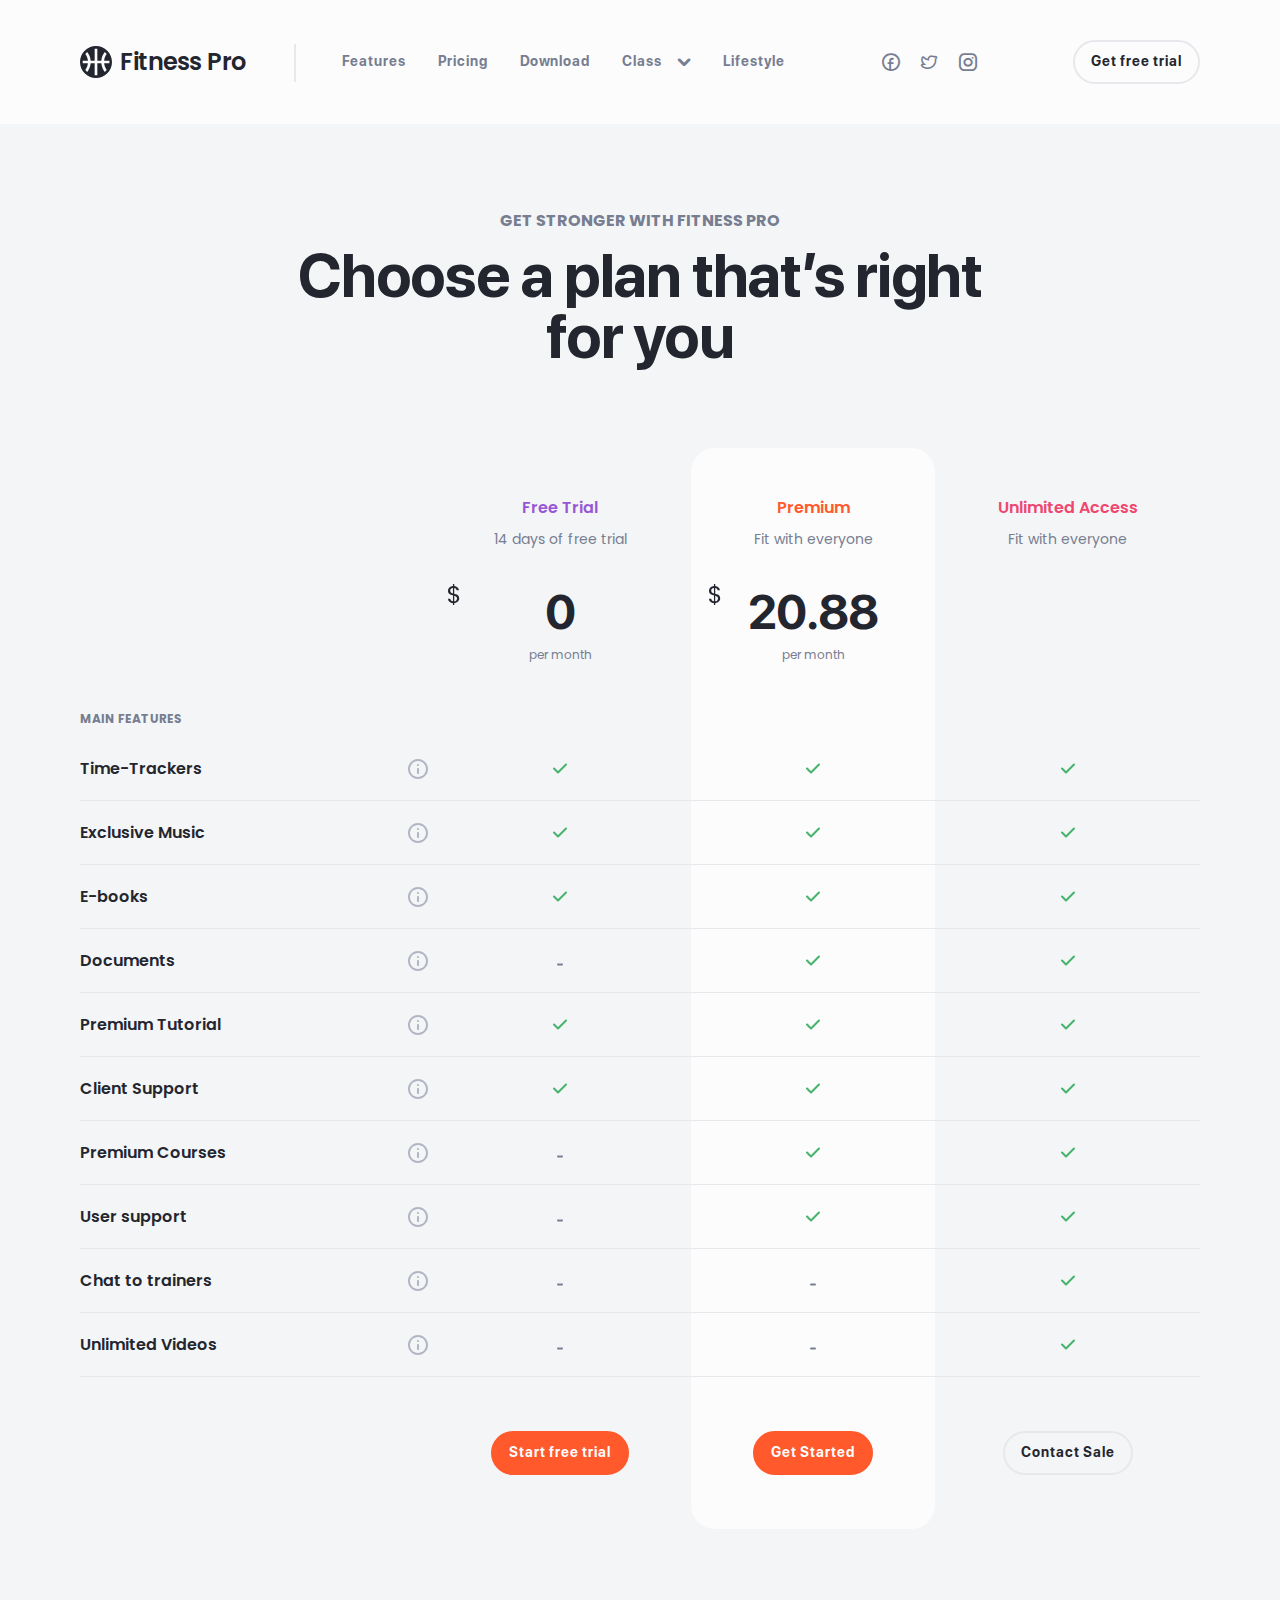
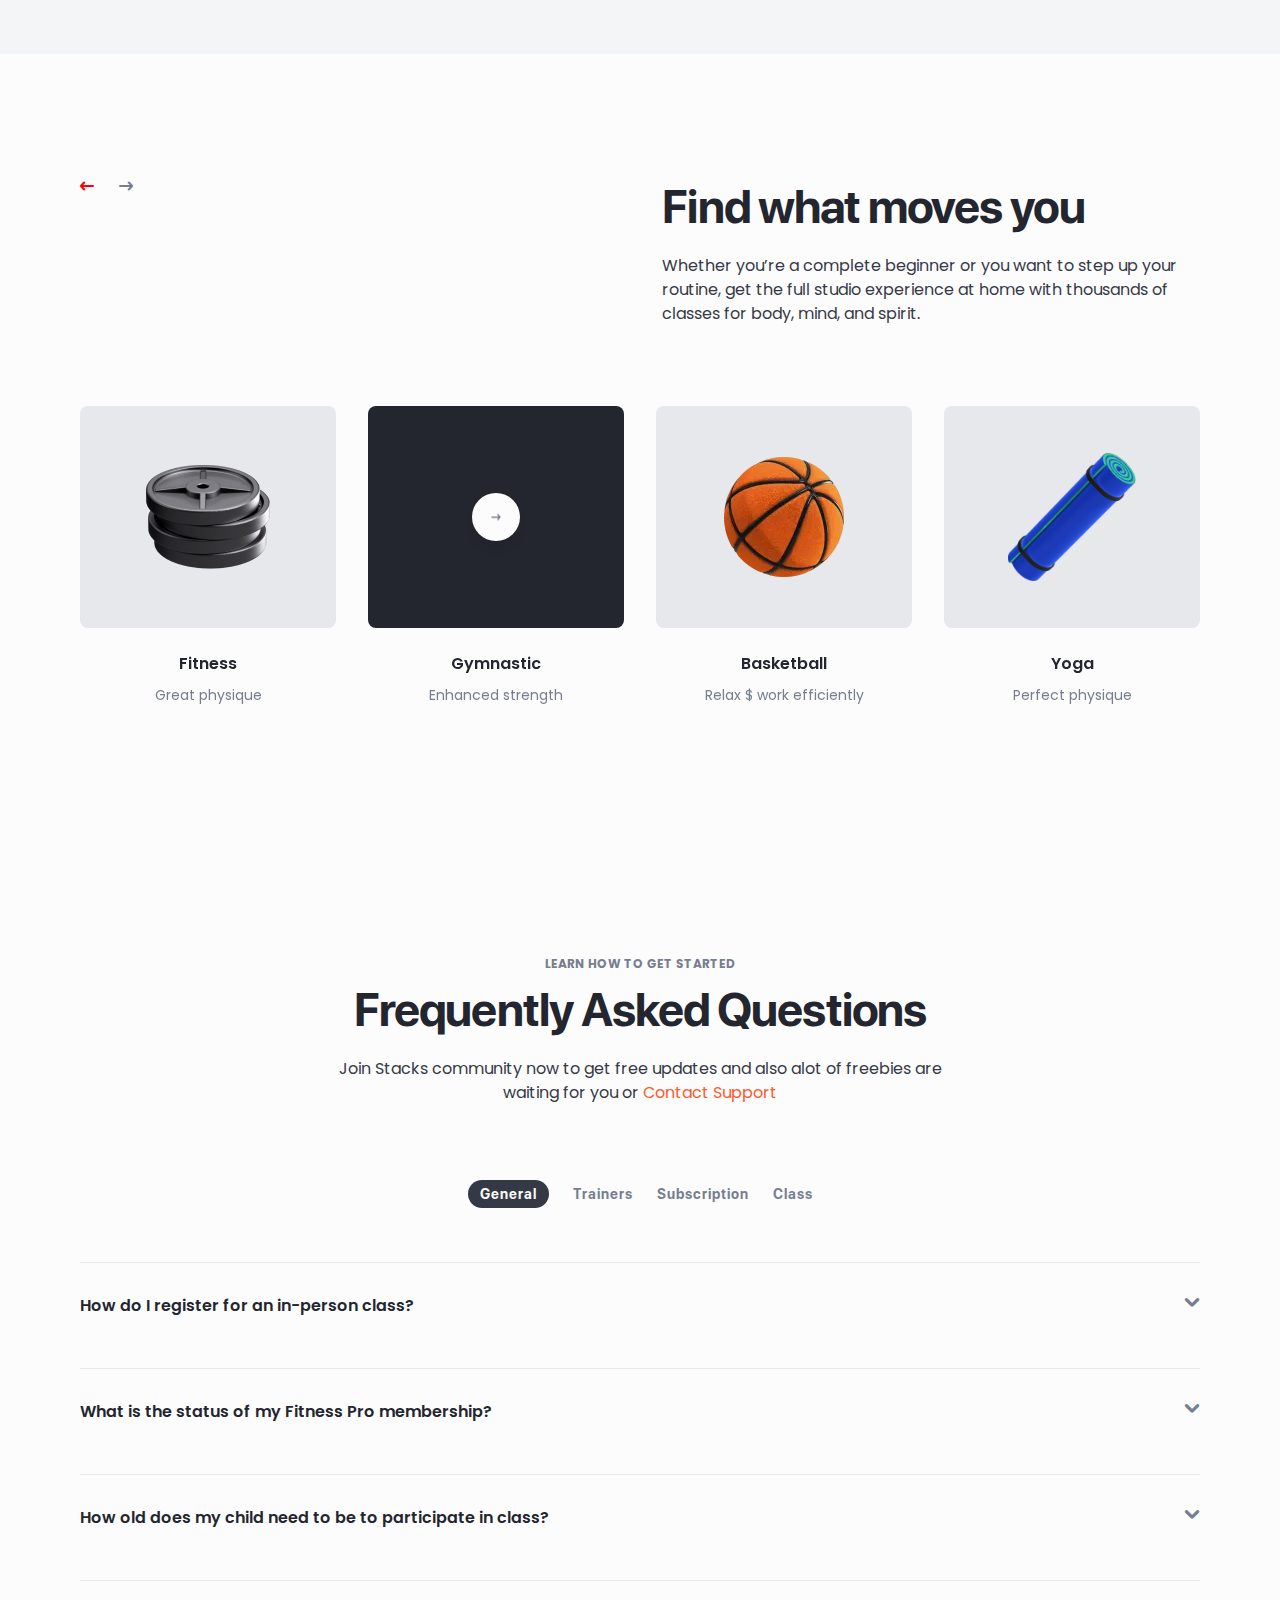
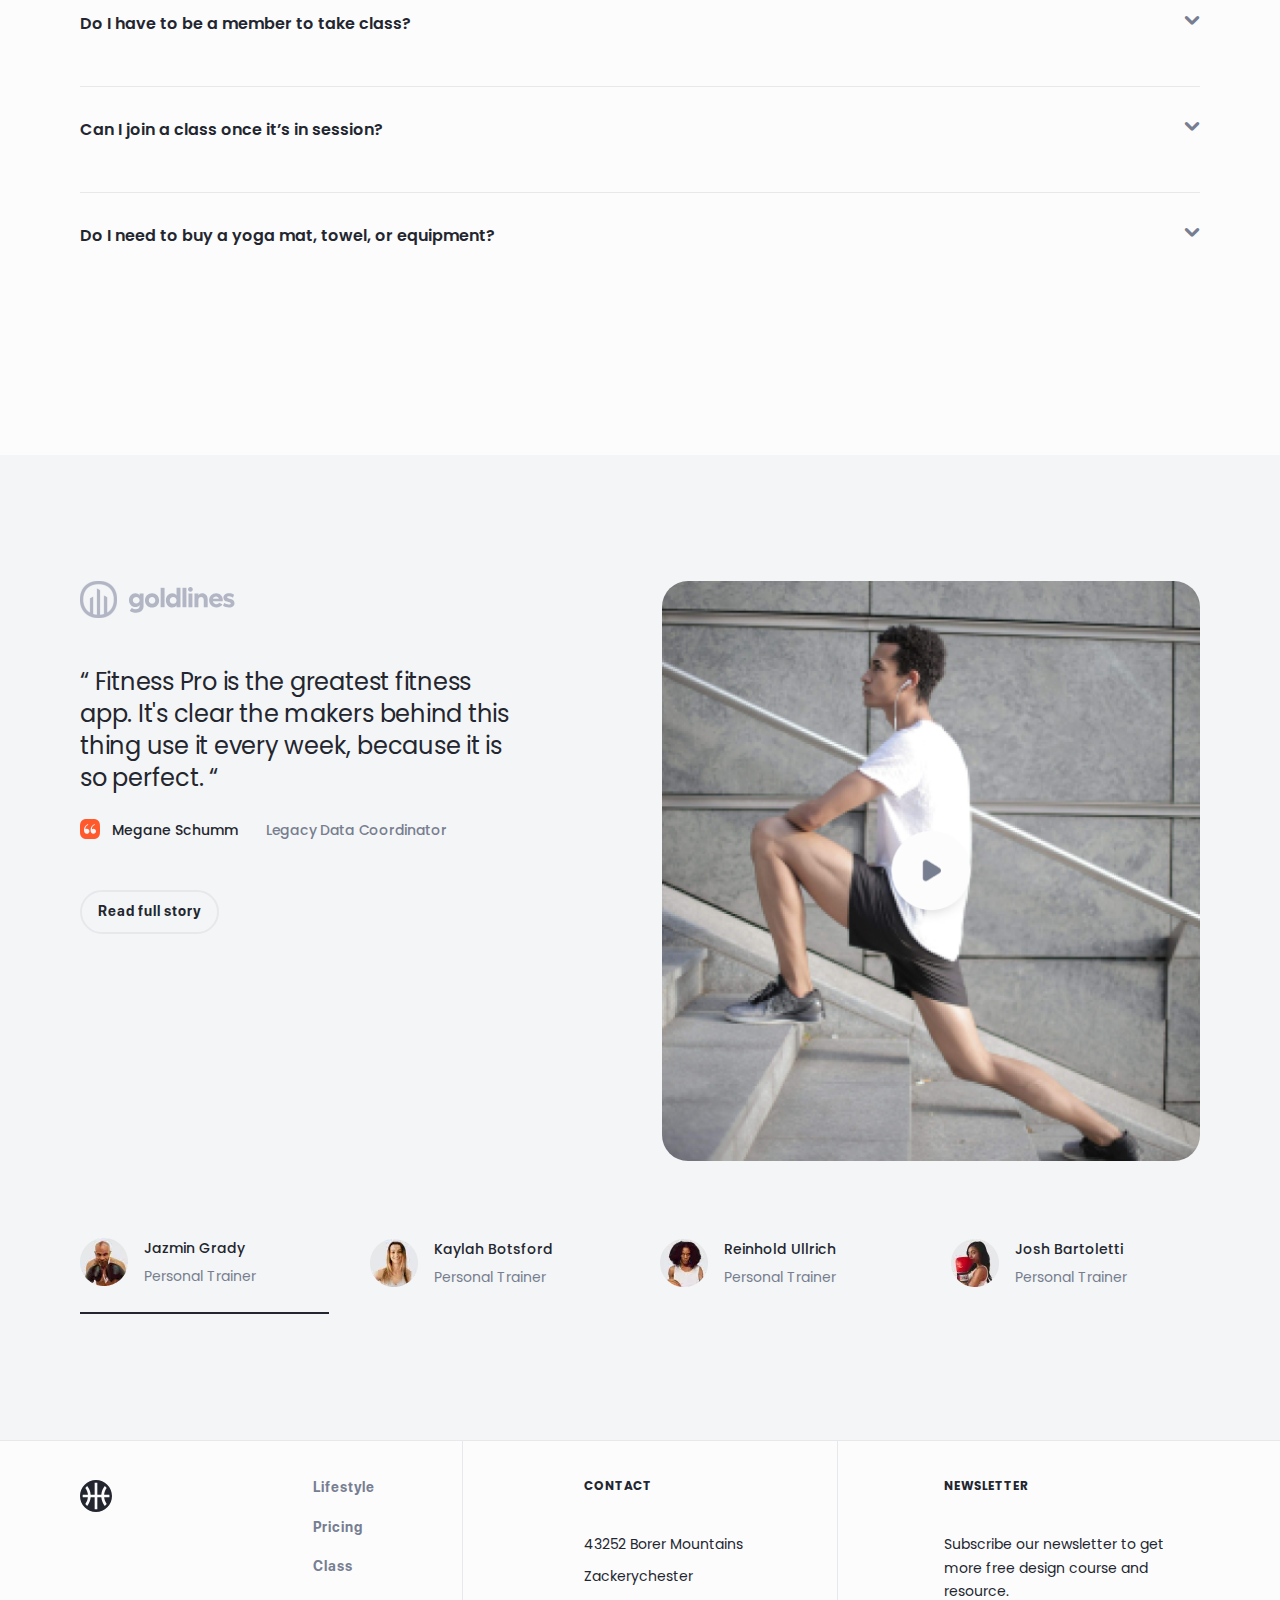
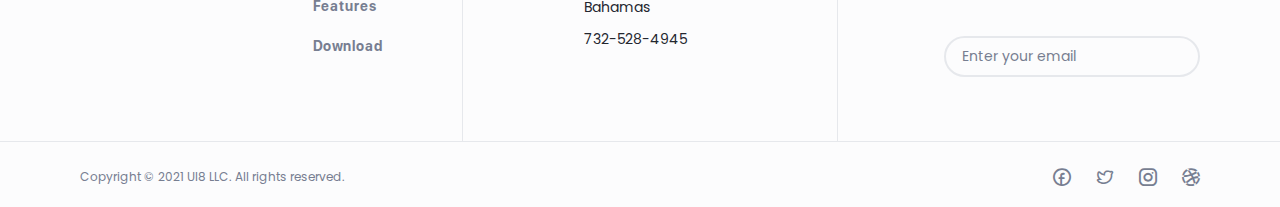
<file: pricing.html>
<!DOCTYPE html>
<html lang="en">

<head>
	<title>PricingPage</title>
	<meta charset="UTF-8">
	<meta name="format-detection" content="telephone=no">
	<!-- <style>body{opacity: 0;}</style> -->
	<link rel="stylesheet" href="css/style.min.css?_v=20230804195733">
	<link rel="shortcut icon" href="favicon.ico">
	<!-- <meta name="robots" content="noindex, nofollow"> -->
	<meta name="viewport" content="width=device-width, initial-scale=1.0">
</head>

<body>
	<div class="wrapper">
		<header class="header">
			<div class="header__container">
				<div class="header__body">
					<div data-spollers class="header__menu menu">
						<div class="header__block">
							<a href="home.html" class="header__logo"><img src="img/header/logo.svg" alt="Logo"></a>
							<a href="home.html" class="header__text">Fitness Pro</a>

						</div>


						<nav class="menu__body">
							<ul class="menu__list">
								<li class="menu__item"><a href="features.html" class="menu__link">Features</a></li>
								<li class="menu__item"><a href="pricing.html" class="menu__link">Pricing</a></li>
								<li class="menu__item"><a href="download.html" class="menu__link">Download</a></li>
								<div data-spollers class="spollers-header">
									<li class="spollers-header__item">

										<button type="button" data-spoller class="spollers-header__title _icon-arrow-bottom">Class</button>
										<ul class="spollers-header__body">
											<li class="spollers-header__link">
												<img class="spollers-header__icon" src="img/icon/arrow-arrow.svg" alt="icon">
												<a href="#" class="spollers-header__link-link">Program Video</a>
											</li>
											<li class="spollers-header__link">
												<img class="spollers-header__icon" src="img/icon/tube-blue.svg" alt="icon">
												<a href="#" class="spollers-header__link-link">Premium Class</a>
											</li>
										</ul>

									</li>
								</div>
								<li class="menu__item"><a href="lifestyle.html" class="menu__link">Lifestyle</a></li>
							</ul>




						</nav>
						<div data-da=".menu__body,1024" class="header__social social-header">
							<a href="#" class="social-header__link _icon-facebook"></a>
							<a href="#" class="social-header__link _icon-twiter"></a>
							<a href="#" class="social-header__link _icon-insta"></a>
						</div>
						<div data-da=".menu__body,450" class="header__action">
							<div class="header__btn">
								<a href="#" class="header__button button">Get free trial</a>
							</div>
							<button data-da=".header__menu,450" type="button" class="menu__icon icon-menu"><span></span></button>
							<button data-popup="#search" class="header__search">
								<img src="img/icon/search.svg" alt="search">
							</button>
						</div>

					</div>

				</div>

			</div>
		</header>






		<main class="page">
			<section class="page__plan plan">
				<div class="plan__container">
					<div class="plan__body">
						<div class="plan__top">
							<div class="plan__subtitle">get stronger with fitness pro</div>
							<h1 class="plan__title title-big">Choose a plan that’s right for you</h1>
						</div>
						<!-- это ОСНОВНАЯ таблица до 991,98-->
						<table class="plan-tabl" bgcolor="transparent" width="100%">
							<!-- это колонки -->
							<tr class="plan-tabl__title">
								<!-- первая колонка -->
								<th class="tabl-column">
									<p>main features</p>
								</th>
								<!-- вторая колонка -->
								<th class="tabl-column">
									<div class="free">Free Trial</div>
									<div class="conditions">14 days of free trial </div>
									<div class="text-tabl"><span></span>0</div>
									<div class="period">per month</div>
								</th>
								<!-- третья колонка -->
								<th class="tabl-column" style="border-radius: 24px 24px 0px 0px; background: #FCFCFD">
									<div class="premium">Premium</div>
									<div class="conditions">Fit with everyone </div>
									<div class="text-tabl"><span></span>20.88</div>
									<div class="period">per month</div>
								</th>
								<!-- четвертая колонка -->
								<th class="tabl-column">
									<div class="unlimited">Unlimited Access</div>
									<div class="conditions">Fit with everyone </div>
									<div class="period"></div>
								</th>

							</tr>
							<!-- это ряди -->
							<tr class="tabl-row">
								<td class="tabl-text">Time-Trackers<img src="img/table/Line.svg" alt="icon"></td>
								<td><img src="img/table/check.svg" alt="icon"></td>
								<td style="background: #FCFCFD"><img src="img/table/check.svg" alt="icon"></td>
								<td><img src="img/table/check.svg" alt="icon"></td>
							</tr>
							<!-- это ряди -->
							<tr class="tabl-row">
								<td class="tabl-text">Exclusive Music<img src="img/table/Line.svg" alt="icon"></td>
								<td><img src="img/table/check.svg" alt="icon"></td>
								<td style="background: #FCFCFD"><img src="img/table/check.svg" alt="icon"></td>
								<td><img src="img/table/check.svg" alt="icon"></td>
							</tr>
							<!-- это ряди -->
							<tr class="tabl-row">
								<td class="tabl-text">E-books<img src="img/table/Line.svg" alt="icon"></td>
								<td><img src="img/table/check.svg" alt="icon"></td>
								<td style="background: #FCFCFD"><img src="img/table/check.svg" alt="icon"></td>
								<td><img src="img/table/check.svg" alt="icon"></td>
							</tr>
							<!-- это ряди -->
							<tr class="tabl-row">
								<td class="tabl-text">Documents<img src="img/table/Line.svg" alt="icon"></td>
								<td><img src="img/table/line2.svg" alt="icon"></td>
								<td style="background: #FCFCFD"><img src="img/table/check.svg" alt="icon"></td>
								<td><img src="img/table/check.svg" alt="icon"></td>
							</tr>
							<!-- это ряди -->
							<tr class="tabl-row">
								<td class="tabl-text">Premium Tutorial<img src="img/table/Line.svg" alt="icon"></td>
								<td><img src="img/table/check.svg" alt="icon"></td>
								<td style="background: #FCFCFD"><img src="img/table/check.svg" alt="icon"></td>
								<td><img src="img/table/check.svg" alt="icon"></td>
							</tr>
							<!-- это ряди -->
							<tr class="tabl-row">
								<td class="tabl-text">Client Support<img src="img/table/Line.svg" alt="icon"></td>
								<td><img src="img/table/check.svg" alt="icon"></td>
								<td style="background: #FCFCFD"><img src="img/table/check.svg" alt="icon"></td>
								<td><img src="img/table/check.svg" alt="icon"></td>
							</tr>
							<!-- это ряди -->
							<tr class="tabl-row">
								<td class="tabl-text">Premium Courses<img src="img/table/Line.svg" alt="icon"></td>
								<td><img src="img/table/line2.svg" alt="icon"></td>
								<td style="background: #FCFCFD"><img src="img/table/check.svg" alt="icon"></td>
								<td><img src="img/table/check.svg" alt="icon"></td>
							</tr>
							<!-- это ряди -->
							<tr class="tabl-row">
								<td class="tabl-text">User support<img src="img/table/Line.svg" alt="icon"></td>
								<td><img src="img/table/line2.svg" alt="icon"></td>
								<td style="background: #FCFCFD"><img src="img/table/check.svg" alt="icon"></td>
								<td><img src="img/table/check.svg" alt="icon"></td>
							</tr>
							<!-- это ряди -->
							<tr class="tabl-row">
								<td class="tabl-text">Chat to trainers<img src="img/table/Line.svg" alt="icon"></td>
								<td><img src="img/table/line2.svg" alt="icon"></td>
								<td style="background: #FCFCFD"><img src="img/table/line2.svg" alt="icon"></td>
								<td><img src="img/table/check.svg" alt="icon"></td>
							</tr>
							<!-- это ряди -->
							<tr class="tabl-row">
								<td class="tabl-text">Unlimited Videos<img src="img/table/Line.svg" alt="icon"></td>
								<td><img src="img/table/line2.svg" alt="icon"></td>
								<td style="background: #FCFCFD"><img src="img/table/line2.svg" alt="icon"></td>
								<td><img src="img/table/check.svg" alt="icon"></td>
							</tr>
							<!-- последний ряд с кнопкой -->
							<tr class="tabl-row">
								<td></td>
								<td>
									<div class="tabl-btn">
										<a href="#" class="tabl-btn__button button-orange">Start free trial</a>
									</div>
								</td>
								<td>
									<div style="background: #FCFCFD; border-radius: 0px 0dvi 24px 24px;" class="tabl-btn">
										<a href="#" class="tabl-btn__button button-orange">Get Started</a>
									</div>
								</td>
								<td>
									<div class="tabl-btn">
										<a href="#" class="tabl-btn__button button">Contact Sale</a>
									</div>
								</td>
							</tr>

						</table>
						<!--  этот I блок будет включаться на 991,98 -->

						<table data-spollers class="plan-tabl-2" bgcolor="#FCFCFD" width="100%">
							<!-- это колонки -->
							<tr class="plan-tabl-2__title">
								<!-- первая колонка -->

								<!-- вторая колонка -->
								<th class="tabl-column2" style="border-radius: 24px 24px 0px 0px; background: #FCFCFD">
									<div class="free">Free Trial</div>
									<div class="conditions">14 days of free trial </div>
									<div class="text-tabl"><span></span>0</div>
									<div class="period">per month</div>
								</th>


							</tr>
							<!-- спойлер -->
							<tr class="spollers-pricing">
								<td class="spollers-pricing__item">
									<button type="button" data-spoller class="spollers-pricing__title _icon-arrow-bottom">Show all feature</button>
									<table classa="spollers-pricing-body" width="100%">
										<!-- это ряди -->
										<tr class="tabl-row">
											<!-- <td class="plan-tabl__text">Time-Trackers<img src="img/table/Line.svg" alt="icon"></td> -->
											<td style="background: #FCFCFD" class="tabl-text">Time-Trackers<img src="img/table/check.svg" alt="icon"></td>

										</tr>
										<!-- это ряди -->
										<tr class="tabl-row">

											<td style="background: #FCFCFD" class="tabl-text">Exclusive Music<img src="img/table/check.svg" alt="icon"></td>


										</tr>
										<!-- это ряди -->
										<tr class="tabl-row">

											<td style="background: #FCFCFD" class="tabl-text">E-books<img src="img/table/check.svg" alt="icon"></td>

										</tr>
										<!-- это ряди -->
										<tr class="tabl-row">

											<td style="background: #FCFCFD" class="tabl-text">Documents<img src="img/table/line2.svg" alt="icon"></td>

										</tr>
										<!-- это ряди -->
										<tr class="tabl-row">

											<td style="background: #FCFCFD" class="tabl-text">Premium Tutorial<img src="img/table/check.svg" alt="icon"></td>

										</tr>
										<!-- это ряди -->
										<tr class="tabl-row">

											<td style="background: #FCFCFD" class="tabl-text">Client Support<img src="img/table/check.svg" alt="icon"></td>

										</tr>
										<!-- это ряди -->
										<tr class="tabl-row">

											<td style="background: #FCFCFD" class="tabl-text">Premium Courses<img src="img/table/line2.svg" alt="icon"></td>

										</tr>
										<!-- это ряди -->
										<tr class="tabl-row">

											<td style="background: #FCFCFD" class="tabl-text">User support<img src="img/table/line2.svg" alt="icon"></td>

										</tr>
										<!-- это ряди -->
										<tr class="tabl-row">

											<td style="background: #FCFCFD" class="tabl-text">Chat to trainers<img src="img/table/line2.svg" alt="icon"></td>

										</tr>
										<!-- это ряди -->
										<tr class="tabl-row">

											<td style="background: #FCFCFD" class="tabl-text">Unlimited Videos<img src="img/table/line2.svg" alt="icon"></td>

										</tr>
									</table>
								</td>
							</tr>

							<!-- последний ряд с кнопкой -->
							<tr class="tabl-row">

								<td style="background: #FCFCFD; border-radius: 0px 0px 24px 24px;">
									<div class="tabl-btn">
										<a href="#" class="tabl-btn__button button-orange">Start free trial</a>
									</div>
								</td>

							</tr>

						</table>

						<!--  этот II блок будет включаться на 991,98 -->

						<table data-spollers class="plan-tabl-2" bgcolor="#FCFCFD" width="100%">
							<!-- это колонки -->
							<tr class="plan-tabl-2__title">
								<!-- первая колонка -->

								<!-- вторая колонка -->
								<th class="tabl-column2" style="border-radius: 24px 24px 0px 0px; background: #FCFCFD">
									<div class="free">Premium</div>
									<div class="conditions">Fit with everyone </div>
									<div class="text-tabl"><span></span>20.88</div>
									<div class="period">per month</div>
								</th>


							</tr>
							<!-- спойлер -->
							<tr class="spollers-pricing">
								<td class="spollers-pricing__item">
									<button type="button" data-spoller class="spollers-pricing__title _icon-arrow-bottom">Show all feature</button>
									<table classa="spollers-pricing-body" width="100%">
										<!-- это ряди -->
										<tr class="tabl-row">
											<!-- <td class="plan-tabl__text">Time-Trackers<img src="img/table/Line.svg" alt="icon"></td> -->
											<td style="background: #FCFCFD" class="tabl-text">Time-Trackers<img src="img/table/check.svg" alt="icon"></td>

										</tr>
										<!-- это ряди -->
										<tr class="tabl-row">

											<td style="background: #FCFCFD" class="tabl-text">Exclusive Music<img src="img/table/check.svg" alt="icon"></td>


										</tr>
										<!-- это ряди -->
										<tr class="tabl-row">

											<td style="background: #FCFCFD" class="tabl-text">E-books<img src="img/table/check.svg" alt="icon"></td>

										</tr>
										<!-- это ряди -->
										<tr class="tabl-row">

											<td style="background: #FCFCFD" class="tabl-text">Documents<img src="img/table/line2.svg" alt="icon"></td>

										</tr>
										<!-- это ряди -->
										<tr class="tabl-row">

											<td style="background: #FCFCFD" class="tabl-text">Premium Tutorial<img src="img/table/check.svg" alt="icon"></td>

										</tr>
										<!-- это ряди -->
										<tr class="tabl-row">

											<td style="background: #FCFCFD" class="tabl-text">Client Support<img src="img/table/check.svg" alt="icon"></td>

										</tr>
										<!-- это ряди -->
										<tr class="tabl-row">

											<td style="background: #FCFCFD" class="tabl-text">Premium Courses<img src="img/table/check.svg" alt="icon"></td>

										</tr>
										<!-- это ряди -->
										<tr class="tabl-row">

											<td style="background: #FCFCFD" class="tabl-text">User support<img src="img/table/check.svg" alt="icon"></td>

										</tr>
										<!-- это ряди -->
										<tr class="tabl-row">

											<td style="background: #FCFCFD" class="tabl-text">Chat to trainers<img src="img/table/line2.svg" alt="icon"></td>

										</tr>
										<!-- это ряди -->
										<tr class="tabl-row">

											<td style="background: #FCFCFD" class="tabl-text">Unlimited Videos<img src="img/table/line2.svg" alt="icon"></td>

										</tr>
									</table>
								</td>
							</tr>

							<!-- последний ряд с кнопкой -->
							<tr class="tabl-row">

								<td style="background: #FCFCFD; border-radius: 0px 0px 24px 24px;">
									<div class="tabl-btn">
										<a href="#" class="tabl-btn__button button-orange">Get Started</a>
									</div>
								</td>

							</tr>

						</table>

						<!--  этот III блок будет включаться на 991,98 -->

						<table data-spollers class="plan-tabl-2" bgcolor="#FCFCFD" width="100%">
							<!-- это колонки -->
							<tr class="plan-tabl-2__title">
								<!-- первая колонка -->

								<!-- вторая колонка -->
								<th class="tabl-column2" style="border-radius: 24px 24px 0px 0px; background: #FCFCFD">
									<div class="unlimited">Unlimited Access</div>
									<div class="conditions">Fit with everyone </div>
									<div class="period"></div>
								</th>


							</tr>
							<!-- спойлер -->
							<tr class="spollers-pricing">
								<td class="spollers-pricing__item">
									<button type="button" data-spoller class="spollers-pricing__title _icon-arrow-bottom">Show all feature</button>
									<table classa="spollers-pricing-body" width="100%">
										<!-- это ряди -->
										<tr class="tabl-row">
											<!-- <td class="plan-tabl__text">Time-Trackers<img src="img/table/Line.svg" alt="icon"></td> -->
											<td style="background: #FCFCFD" class="tabl-text">Time-Trackers<img src="img/table/check.svg" alt="icon"></td>

										</tr>
										<!-- это ряди -->
										<tr class="tabl-row">

											<td style="background: #FCFCFD" class="tabl-text">Exclusive Music<img src="img/table/check.svg" alt="icon"></td>


										</tr>
										<!-- это ряди -->
										<tr class="tabl-row">

											<td style="background: #FCFCFD" class="tabl-text">E-books<img src="img/table/check.svg" alt="icon"></td>

										</tr>
										<!-- это ряди -->
										<tr class="tabl-row">

											<td style="background: #FCFCFD" class="tabl-text">Documents<img src="img/table/line2.svg" alt="icon"></td>

										</tr>
										<!-- это ряди -->
										<tr class="tabl-row">

											<td style="background: #FCFCFD" class="tabl-text">Premium Tutorial<img src="img/table/check.svg" alt="icon"></td>

										</tr>
										<!-- это ряди -->
										<tr class="tabl-row">

											<td style="background: #FCFCFD" class="tabl-text">Client Support<img src="img/table/check.svg" alt="icon"></td>

										</tr>
										<!-- это ряди -->
										<tr class="tabl-row">

											<td style="background: #FCFCFD" class="tabl-text">Premium Courses<img src="img/table/check.svg" alt="icon"></td>

										</tr>
										<!-- это ряди -->
										<tr class="tabl-row">

											<td style="background: #FCFCFD" class="tabl-text">User support<img src="img/table/check.svg" alt="icon"></td>

										</tr>
										<!-- это ряди -->
										<tr class="tabl-row">

											<td style="background: #FCFCFD" class="tabl-text">Chat to trainers<img src="img/table/check.svg" alt="icon"></td>

										</tr>
										<!-- это ряди -->
										<tr class="tabl-row">

											<td style="background: #FCFCFD" class="tabl-text">Unlimited Videos<img src="img/table/check.svg" alt="icon"></td>

										</tr>
									</table>
								</td>
							</tr>

							<!-- последний ряд с кнопкой -->
							<tr class="tabl-row">

								<td style="background: #FCFCFD; border-radius: 0px 0px 24px 24px;">
									<div class="tabl-btn">
										<a href="#" class="tabl-btn__button button">Contact Sale</a>
									</div>
								</td>

							</tr>

						</table>
					</div>

				</div>


			</section>
			<section class="page__find find">
				<div class="find__container">
					<div class="find__body">
						<div class="find__top top-find">
							<!-- стрелки -->
							<div class="top-find__control">
								<div class="top-find__left _icon-arrow-left"></div>
								<div class="top-find__right _icon-arrow-right"></div>
							</div>
							<div class="top-find__column">
								<h1 class="top-find__title title-small">Find what moves you</h1>
								<p>
									Whether you’re a complete beginner or you want to step up your routine, get the full studio experience at home with thousands of classes for body, mind, and spirit.
								</p>
							</div>
						</div>

						<!-- обгортка -->
						<div class="find__slider swiper">
							<!-- двіжуха -->
							<div class="find__wrapper swiper-wrapper">
								<!-- слайд -->
								<div class="find__slide swiper-slide">
									<div class="find-item">
										<div class="find-item__picture">
											<div class="find-item__pic">
												<img src="img/find/Weight Plates Color.png" alt="Weight Plates Color">
											</div>
										</div>
										<div class="find-item__content">
											<h3>Fitness </h3>
											<p>Great physique</p>
										</div>

									</div>
								</div>
								<!-- слайд -->
								<div class="find__slide swiper-slide">
									<div class="find-item">
										<div class="find-item__picture picture--grey">
											<div class="find-item__pic pic--circle">
												<picture><source srcset="img/find/arrow.webp" type="image/webp"><img src="img/find/arrow.png" alt="picture"></picture>
											</div>
										</div>
										<div class="find-item__content">
											<h3>Gymnastic</h3>
											<p>Enhanced strength</p>
										</div>

									</div>
								</div>
								<!-- слайд -->
								<div class="find__slide swiper-slide">
									<div class="find-item">
										<div class="find-item__picture">
											<div class="find-item__pic">
												<picture><source srcset="img/find/ball.webp" type="image/webp"><img src="img/find/ball.png" alt="basketball"></picture>
											</div>
										</div>
										<div class="find-item__content">
											<h3>Basketball</h3>
											<p>Relax $ work efficiently</p>
										</div>

									</div>
								</div>
								<!-- слайд -->
								<div class="find__slide swiper-slide">
									<div class="find-item">
										<div class="find-item__picture">
											<div class="find-item__pic">
												<img src="img/find/Yoga Mat Color.png" alt="Yoga Mat Color">
											</div>
										</div>
										<div class="find-item__content">
											<h3>Yoga</h3>
											<p>Perfect physique</p>
										</div>

									</div>
								</div>
								<!-- слайд -->
								<div class="find__slide swiper-slide">
									<div class="find-item">
										<div class="find-item__picture">
											<div class="find-item__pic">
												<img src="img/find/Weight Plates Color.png" alt="Weight Plates Color">
											</div>
										</div>
										<div class="find-item__content">
											<h3>Fitness </h3>
											<p>Great physique</p>
										</div>

									</div>
								</div>
							</div>
						</div>


					</div>
				</div>
			</section>
			<section class="page__questions questions">
				<div class="questions__container">
					<div class="questions__body">
						<div class="questions__top">
							<div class="questions__subtitle">learn how to get started</div>
							<h2 class="questions__title title-small">Frequently Asked Questions</h2>
							<div class="questions__text">
								<p>
									Join Stacks community now to get free updates and also alot of freebies are waiting for you or <span>Contact Support</span>
								</p>
							</div>
						</div>
						<div data-tabs class="tabs-quest">
							<!-- блок до 450 пикслей -->


							<div class="tab-tab">
								<nav data-tabs-titles class="tabs-quest__navigation">
									<button type="button" class="tabs-quest__title _tab-active">General</button>
									<button type="button" class="tabs-quest__title">Trainers</button>
									<button type="button" class="tabs-quest__title">Subscription</button>
									<button type="button" class="tabs-quest__title">Class</button>
								</nav>
							</div>



							<!-- блок после 450 пикслей -->

							<div data-spollers class="spollers-tab-450">
								<div class="spollers-tab-450__item-450">
									<button type="button" data-spoller class="spollers-tab-450__title-450  _icon-arrow-bottom">All</button>
									<div class="tab-block-body">
										<div class="spollers-tab-450__body">

											<nav data-tabs-titles class="tabs-quest-navigation-450">
												<button type="button" class="tabs-quest-navigation-450__item _tab-active ">General</button>
												<button type="button" class="tabs-quest-navigation-450__item">Trainers</button>
												<button type="button" class="tabs-quest-navigation-450__item">Subscription</button>
												<button type="button" class="tabs-quest-navigation-450__item">Class</button>
											</nav>
										</div>
									</div>

								</div>
							</div>



							<div data-tabs-body class="tabs-quest__content">
								<div class="tabs-quest__body">
									<!-- спойлер 1 -->
									<div data-spollers class="spollers-tab">
										<div class="spollers-tab__item">
											<button type="button" data-spoller class="spollers-tab__title _icon-arrow-bottom">How do I register for an in-person class?</button>
											<div class="body-block">
												<div class="spollers-tab__body">
													<div class="spollers-tab__picture">
														<div class="spollers-tab__pic">
															<picture><source srcset="img/questions/video.webp" type="image/webp"><img src="img/questions/video.png" alt="video"></picture>
														</div>
													</div>
													<div class="spollers-tab__column">
														<div class="spollers-tab__title-1">You don’t need to do anything else</div>
														<div class="spollers-tab__text">
															<p>
																Mix-and-match dozens of responsive elements to quickly configure your favorite landing page layouts.
															</p>
															<p>
																Or hit the ground running with 10 pre-built templates, all in light or dark mode."
															</p>

														</div>
														<div class="spollers-tab__btn">
															<a href="#" class="spollers-tab__button button">Learn more</a>
														</div>
													</div>

												</div>
											</div>

										</div>
									</div>
									<!-- спойлер 2 -->
									<div data-spollers class="spollers-tab">
										<div class="spollers-tab__item">
											<button type="button" data-spoller class="spollers-tab__title _icon-arrow-bottom">What is the status of my Fitness Pro membership?</button>
											<div class="body-block">
												<div class="spollers-tab__body">
													<div class="spollers-tab__picture">
														<div class="spollers-tab__pic">
															<picture><source srcset="img/questions/video.webp" type="image/webp"><img src="img/questions/video.png" alt="video"></picture>
														</div>
													</div>
													<div class="spollers-tab__column">
														<div class="spollers-tab__title-1">You don’t need to do anything else</div>
														<div class="spollers-tab__text">
															<p>
																Mix-and-match dozens of responsive elements to quickly configure your favorite landing page layouts.
															</p>
															<p>
																Or hit the ground running with 10 pre-built templates, all in light or dark mode."
															</p>

														</div>
														<div class="spollers-tab__btn">
															<a href="#" class="spollers-tab__button button">Learn more</a>
														</div>
													</div>

												</div>
											</div>

										</div>
									</div>
									<!-- спойлер 3 -->
									<div data-spollers class="spollers-tab">
										<div class="spollers-tab__item">
											<button type="button" data-spoller class="spollers-tab__title _icon-arrow-bottom">How old does my child need to be to participate in class?</button>
											<div class="body-block">
												<div class="spollers-tab__body">
													<div class="spollers-tab__picture">
														<div class="spollers-tab__pic">
															<picture><source srcset="img/questions/video.webp" type="image/webp"><img src="img/questions/video.png" alt="video"></picture>
														</div>
													</div>
													<div class="spollers-tab__column">
														<div class="spollers-tab__title-1">You don’t need to do anything else</div>
														<div class="spollers-tab__text">
															<p>
																Mix-and-match dozens of responsive elements to quickly configure your favorite landing page layouts.
															</p>
															<p>
																Or hit the ground running with 10 pre-built templates, all in light or dark mode."
															</p>

														</div>
														<div class="spollers-tab__btn">
															<a href="#" class="spollers-tab__button button">Learn more</a>
														</div>
													</div>

												</div>
											</div>

										</div>
									</div>
									<!-- спойлер 4 -->
									<div data-spollers class="spollers-tab">
										<div class="spollers-tab__item">
											<button type="button" data-spoller class="spollers-tab__title _icon-arrow-bottom">Do I have to be a member to take class?</button>
											<div class="body-block">
												<div class="spollers-tab__body">
													<div class="spollers-tab__picture">
														<div class="spollers-tab__pic">
															<picture><source srcset="img/questions/video.webp" type="image/webp"><img src="img/questions/video.png" alt="video"></picture>
														</div>
													</div>
													<div class="spollers-tab__column">
														<div class="spollers-tab__title-1">You don’t need to do anything else</div>
														<div class="spollers-tab__text">
															<p>
																Mix-and-match dozens of responsive elements to quickly configure your favorite landing page layouts.
															</p>
															<p>
																Or hit the ground running with 10 pre-built templates, all in light or dark mode."
															</p>

														</div>
														<div class="spollers-tab__btn">
															<a href="#" class="spollers-tab__button button">Learn more</a>
														</div>
													</div>

												</div>
											</div>

										</div>
									</div>
									<!-- спойлер 5 -->
									<div data-spollers class="spollers-tab">
										<div class="spollers-tab__item">
											<button type="button" data-spoller class="spollers-tab__title _icon-arrow-bottom">Can I join a class once it’s in session?</button>
											<div class="body-block">
												<div class="spollers-tab__body">
													<div class="spollers-tab__picture">
														<div class="spollers-tab__pic">
															<picture><source srcset="img/questions/video.webp" type="image/webp"><img src="img/questions/video.png" alt="video"></picture>
														</div>
													</div>
													<div class="spollers-tab__column">
														<div class="spollers-tab__title-1">You don’t need to do anything else</div>
														<div class="spollers-tab__text">
															<p>
																Mix-and-match dozens of responsive elements to quickly configure your favorite landing page layouts.
															</p>
															<p>
																Or hit the ground running with 10 pre-built templates, all in light or dark mode."
															</p>

														</div>
														<div class="spollers-tab__btn">
															<a href="#" class="spollers-tab__button button">Learn more</a>
														</div>
													</div>

												</div>
											</div>

										</div>
									</div>
									<!-- спойлер 6 -->
									<div data-spollers class="spollers-tab">
										<div class="spollers-tab__item">
											<button type="button" data-spoller class="spollers-tab__title _icon-arrow-bottom">Do I need to buy a yoga mat, towel, or equipment? </button>
											<div class="body-block">
												<div class="spollers-tab__body">
													<div class="spollers-tab__picture">
														<div class="spollers-tab__pic">
															<picture><source srcset="img/questions/video.webp" type="image/webp"><img src="img/questions/video.png" alt="video"></picture>
														</div>
													</div>
													<div class="spollers-tab__column">
														<div class="spollers-tab__title-1">You don’t need to do anything else</div>
														<div class="spollers-tab__text">
															<p>
																Mix-and-match dozens of responsive elements to quickly configure your favorite landing page layouts.
															</p>
															<p>
																Or hit the ground running with 10 pre-built templates, all in light or dark mode."
															</p>

														</div>
														<div class="spollers-tab__btn">
															<a href="#" class="spollers-tab__button button">Learn more</a>
														</div>
													</div>

												</div>
											</div>

										</div>
									</div>

								</div>
								<div class="tabs-quest__body">
									<!-- спойлер 1 -->
									<div data-spollers class="spollers-tab">
										<div class="spollers-tab__item">
											<button type="button" data-spoller class="spollers-tab__title _icon-arrow-bottom">How do I register for an in-person class?</button>
											<div class="body-block">
												<div class="spollers-tab__body">
													<div class="spollers-tab__picture">
														<div class="spollers-tab__pic">
															<picture><source srcset="img/questions/video.webp" type="image/webp"><img src="img/questions/video.png" alt="video"></picture>
														</div>
													</div>
													<div class="spollers-tab__column">
														<div class="spollers-tab__title-1">You don’t need to do anything else</div>
														<div class="spollers-tab__text">
															<p>
																Mix-and-match dozens of responsive elements to quickly configure your favorite landing page layouts.
															</p>
															<p>
																Or hit the ground running with 10 pre-built templates, all in light or dark mode."
															</p>

														</div>
														<div class="spollers-tab__btn">
															<a href="#" class="spollers-tab__button button">Learn more</a>
														</div>
													</div>

												</div>
											</div>

										</div>
									</div>
									<!-- спойлер 2 -->
									<div data-spollers class="spollers-tab">
										<div class="spollers-tab__item">
											<button type="button" data-spoller class="spollers-tab__title _icon-arrow-bottom">What is the status of my Fitness Pro membership?</button>
											<div class="body-block">
												<div class="spollers-tab__body">
													<div class="spollers-tab__picture">
														<div class="spollers-tab__pic">
															<picture><source srcset="img/questions/video.webp" type="image/webp"><img src="img/questions/video.png" alt="video"></picture>
														</div>
													</div>
													<div class="spollers-tab__column">
														<div class="spollers-tab__title-1">You don’t need to do anything else</div>
														<div class="spollers-tab__text">
															<p>
																Mix-and-match dozens of responsive elements to quickly configure your favorite landing page layouts.
															</p>
															<p>
																Or hit the ground running with 10 pre-built templates, all in light or dark mode."
															</p>

														</div>
														<div class="spollers-tab__btn">
															<a href="#" class="spollers-tab__button button">Learn more</a>
														</div>
													</div>

												</div>
											</div>

										</div>
									</div>
								</div>
								<div class="tabs-quest__body">
									<!-- спойлер 1 -->
									<div data-spollers class="spollers-tab">
										<div class="spollers-tab__item">
											<button type="button" data-spoller class="spollers-tab__title _icon-arrow-bottom">How do I register for an in-person class?</button>
											<div class="body-block">
												<div class="spollers-tab__body">
													<div class="spollers-tab__picture">
														<div class="spollers-tab__pic">
															<picture><source srcset="img/questions/video.webp" type="image/webp"><img src="img/questions/video.png" alt="video"></picture>
														</div>
													</div>
													<div class="spollers-tab__column">
														<div class="spollers-tab__title-1">You don’t need to do anything else</div>
														<div class="spollers-tab__text">
															<p>
																Mix-and-match dozens of responsive elements to quickly configure your favorite landing page layouts.
															</p>
															<p>
																Or hit the ground running with 10 pre-built templates, all in light or dark mode."
															</p>

														</div>
														<div class="spollers-tab__btn">
															<a href="#" class="spollers-tab__button button">Learn more</a>
														</div>
													</div>

												</div>
											</div>

										</div>
									</div>

								</div>
								<div class="tabs-quest__body">
									<!-- спойлер 1 -->
									<div data-spollers class="spollers-tab">
										<div class="spollers-tab__item">
											<button type="button" data-spoller class="spollers-tab__title _icon-arrow-bottom">How do I register for an in-person class?</button>
											<div class="body-block">
												<div class="spollers-tab__body">
													<div class="spollers-tab__picture">
														<div class="spollers-tab__pic">
															<picture><source srcset="img/questions/video.webp" type="image/webp"><img src="img/questions/video.png" alt="video"></picture>
														</div>
													</div>
													<div class="spollers-tab__column">
														<div class="spollers-tab__title-1">You don’t need to do anything else</div>
														<div class="spollers-tab__text">
															<p>
																Mix-and-match dozens of responsive elements to quickly configure your favorite landing page layouts.
															</p>
															<p>
																Or hit the ground running with 10 pre-built templates, all in light or dark mode."
															</p>

														</div>
														<div class="spollers-tab__btn">
															<a href="#" class="spollers-tab__button button">Learn more</a>
														</div>
													</div>

												</div>
											</div>

										</div>
									</div>
								</div>
							</div>
						</div>
					</div>
				</div>
			</section>
			<div class="page__goldlines goldlines">
				<div class="goldlines__container">
					<div class="goldlines__body">
						<div class="goldlines__column column-goldlines">
							<div class="column-goldlines__img">
								<img src="img/goldlines/Goldlines.svg" alt="logo">
							</div>
							<div class="column-goldlines__subtitle">

								<p>
									“ Fitness Pro is the greatest fitness app. It's clear the makers behind this thing use it every week, because it is so perfect. “
								</p>

							</div>
							<div class="column-goldlines__string">
								<div class="column-goldlines__imag">
									<img src="img/goldlines/exclude.svg" alt="pic">
								</div>

								<div class="column-goldlines__row">
									<p>
										Megane Schumm <span>Legacy Data Coordinator</span>
									</p>

								</div>
							</div>



							<div class="column-goldlines__btn">
								<a href="#" class="column-goldlines__button button">Read full story</a>
							</div>
						</div>
						<div class="goldlines__picture">
							<div class="goldlines__pic">
								<img src="img/goldlines/portrait img.png" alt="pic">
							</div>
						</div>

					</div>
				</div>
			</div>
			<div class="page__trainer trainer">
				<div class="trainer__container">
					<div class="trainer__body">
						<div class="trainer__row">
							<div class="trainer__item item-trainer">
								<div class="item-trainer__column">
									<div class="item-trainer__picture">
										<div class="item-trainer__pic">
											<picture><source srcset="img/trainers/01.webp" type="image/webp"><img src="img/trainers/01.png" alt="trainer"></picture>
										</div>
									</div>
									<div class="item-trainer__row">
										<div class="item-trainer__name">Jazmin Grady</div>
										<div class="item-trainer__prof">Personal Trainer</div>
									</div>
								</div>

								<div class="item-trainer__decor _activ-decor"></div>
							</div>
							<div class="trainer__item item-trainer">
								<div class="item-trainer__column">
									<div class="item-trainer__picture">
										<div class="item-trainer__pic">
											<picture><source srcset="img/trainers/02.webp" type="image/webp"><img src="img/trainers/02.png" alt="trainer"></picture>
										</div>
									</div>
									<div class="item-trainer__row">
										<div class="item-trainer__name">Kaylah Botsford</div>
										<div class="item-trainer__prof">Personal Trainer</div>
									</div>
								</div>

								<div class="item-trainer__decor"></div>
							</div>
							<div class="trainer__item item-trainer">
								<div class="item-trainer__column">
									<div class="item-trainer__picture">
										<div class="item-trainer__pic">
											<picture><source srcset="img/trainers/03.webp" type="image/webp"><img src="img/trainers/03.png" alt="trainer"></picture>
										</div>
									</div>
									<div class="item-trainer__row">
										<div class="item-trainer__name">Reinhold Ullrich</div>
										<div class="item-trainer__prof">Personal Trainer</div>
									</div>
								</div>

								<div class="item-trainer__decor"></div>
							</div>
							<div class="trainer__item item-trainer">
								<div class="item-trainer__column">
									<div class="item-trainer__picture">
										<div class="item-trainer__pic">
											<picture><source srcset="img/trainers/04.webp" type="image/webp"><img src="img/trainers/04.png" alt="trainer"></picture>
										</div>
									</div>
									<div class="item-trainer__row">
										<div class="item-trainer__name">Josh Bartoletti</div>
										<div class="item-trainer__prof">Personal Trainer</div>
									</div>
								</div>

								<div class="item-trainer__decor"></div>
							</div>
						</div>

					</div>
				</div>
			</div>




		</main>
		<footer data-spollers="393,max" class="footer">
			<div class="footer__container">
				<div class="footer__body">
					<div class="footer__logo">
						<a href="#" class="footer__img"><img src="img/header/logo.svg" alt="Logo"></a>
						<p class="footer__title">Fitness Pro</p>
					</div>
					<div class="spollers-footer">

						<div class="spollers-footer__item">
							<button type="button" data-spoller class="spollers-footer__title _icon-arrow-bottom">footer nav</button>
							<div class="box">
								<div class="spollers-footer__body">
									<a href="#">Lifestyle</a>
									<a href="#">Pricing</a>
									<a href="#">Class</a>
									<a href="#">Features</a>
									<a href="#">Download</a>
								</div>
							</div>

						</div>
					</div>


					<div class="footer__row">
						<div class="footer__column">
							<div class="footer__label">contact</div>
							<p class="footer__text">43252 Borer Mountains</p>
							<p class="footer__text">Zackerychester</p>
							<p class="footer__text">Bahamas</p>
							<a href="tel:7325284945" class="footer__text">732-528-4945</a>

						</div>
					</div>
					<div class="footer__row">
						<div class="footer__column">
							<div class="footer__label">newsletter</div>
							<p class="footer__text">Subscribe our newsletter to get more free design course and resource.</p>
							<div class="footer__body-form">
								<form action="#" class="item-form">
									<input autocomplete="off" type="email" required name="form[]" placeholder="Enter your email" class="item-form__input">

								</form>
							</div>
						</div>
					</div>
				</div>

			</div>
		</footer>
		<footer class="footer-bottom">
			<div class="footer-bottom__container">
				<div class="footer-bottom__body">
					<div class="footer-bottom__text">
						<p>
							Copyright © 2021 UI8 LLC. All rights reserved.
						</p>
					</div>
					<div class="footer-bottom__social social-footer-bottom">
						<a href="#" class="social-footer-bottom__link _icon-facebook"></a>
						<a href="#" class="social-footer-bottom__link _icon-twiter"></a>
						<a href="#" class="social-footer-bottom__link _icon-insta"></a>
						<a href="#" class="social-footer-bottom__link _icon-bool"></a>

					</div>
				</div>
			</div>
		</footer>








	</div>

	<div id="search" aria-hidden="true" class="popup">
		<div class="popup__wrapper">
			<div class="popup__content">

				<div class="popup__text">
					<form action="#" method="get" class="seach-form">

						<div class="seach-form__body">

							<input data-required autocomplete="off" type="text" required name="form[]" data-error="Помилка" placeholder="Search everything" class="seach-form__input input">

							<button type="submit" class="button-search">
								<img src="img/icon/search-white.svg" alt="icon">
							</button>
						</div>
					</form>
				</div>
			</div>
		</div>
	</div>
	<script src="js/app.min.js?_v=20230804195733"></script>
</body>

</html>
</file>
<file: css/style.min.css>
@charset "UTF-8";@import url(https://fonts.googleapis.com/css?family=Poppins:regular,500,600,700,700italic,800,800italic,900,900italic&display=swap);@font-face{font-family:icomoon;font-display:swap;src:url(../fonts/icomoon.woff2) format("woff2"),url(../fonts/icomoon.woff) format("woff");font-weight:400;font-style:normal}@font-face{font-family:sf;font-display:swap;src:url(../fonts/sf-pro-display-bold.woff2) format("woff2"),url(../fonts/sf-pro-display-bold.woff) format("woff");font-weight:400;font-style:normal}[class*=_icon-]:before{font-family:icomoon;font-style:normal;font-weight:400;font-variant:normal;text-transform:none;line-height:1;-webkit-font-smoothing:antialiased;-moz-osx-font-smoothing:grayscale}[class*=_icon-]:before{display:block}._icon-arrow-bottom:before{content:"\e900";color:#777e91}._icon-arrow-left:before{content:"\e901";color:#777e91}._icon-arrow-right:before{content:"\e902";color:#777e91}._icon-bool:before{content:"\e903";color:#777e91;font-size:18px;-webkit-transition:color .3s ease 0s;-o-transition:color .3s ease 0s;transition:color .3s ease 0s}._icon-facebook:before{content:"\e904";color:#777e91;font-size:18px;-webkit-transition:color .3s ease 0s;-o-transition:color .3s ease 0s;transition:color .3s ease 0s}._icon-insta:before{content:"\e905";color:#777e91;font-size:18px}._icon-twiter:before{content:"\e906";color:#777e91;font-size:18px}*{padding:0;margin:0;border:0}*,:after,:before{-webkit-box-sizing:border-box;box-sizing:border-box}:active,:focus{outline:0}body,html{height:100%;min-width:375px}body{color:#20277f;line-height:1;font-family:Poppins;font-size:.875rem;-ms-text-size-adjust:100%;-moz-text-size-adjust:100%;-webkit-text-size-adjust:100%;-webkit-font-smoothing:antialiased;-moz-osx-font-smoothing:grayscale}button,input,textarea{font-family:Poppins;font-size:inherit}button{cursor:pointer;color:inherit;background-color:transparent}a{color:inherit;text-decoration:none}ul li{list-style:none}img{vertical-align:top}h1,h2,h3,h4,h5,h6{font-weight:inherit;font-size:inherit}body{background:#fcfcfd}.lock body{overflow:hidden;-ms-touch-action:none;touch-action:none;-ms-scroll-chaining:none;overscroll-behavior:none}.wrapper{min-height:100%;display:-webkit-box;display:-ms-flexbox;display:flex;-webkit-box-orient:vertical;-webkit-box-direction:normal;-ms-flex-direction:column;flex-direction:column;overflow:hidden}@supports (overflow:clip){.wrapper{overflow:clip}}.wrapper>main{-webkit-box-flex:1;-ms-flex:1 1 auto;flex:1 1 auto}.wrapper>*{min-width:0}[class*=__container]{max-width:73.75rem;margin:0 auto;padding:0 1.875rem}body::after{content:"";background-color:rgba(248,247,243,.838);position:fixed;width:100%;height:100%;top:0;left:0;opacity:0;-webkit-transition:opacity .8s ease 0s;-o-transition:opacity .8s ease 0s;transition:opacity .8s ease 0s;pointer-events:none;z-index:149}.popup-show body::after{opacity:1}.popup{position:fixed;top:0;left:0;bottom:0;right:0;padding:30px 10px;-webkit-transition:visibility .8s ease 0s;-o-transition:visibility .8s ease 0s;transition:visibility .8s ease 0s;visibility:hidden;pointer-events:none}.popup_show{z-index:150;visibility:visible;overflow:auto;pointer-events:auto}.popup_show .popup__content{visibility:visible;-webkit-transform:scale(1);-ms-transform:scale(1);transform:scale(1)}.popup__wrapper{display:-webkit-box;display:-ms-flexbox;display:flex;-webkit-box-orient:vertical;-webkit-box-direction:normal;-ms-flex-direction:column;flex-direction:column;-webkit-box-align:center;-ms-flex-align:center;align-items:center;min-height:100%;-webkit-box-flex:1;-ms-flex:1 1 auto;flex:1 1 auto;width:100%;display:flex;-webkit-box-pack:center;-ms-flex-pack:center;justify-content:center;align-items:center}.popup__content{visibility:hidden;-webkit-transform:scale(0);-ms-transform:scale(0);transform:scale(0);-webkit-transition:-webkit-transform .3s ease 0s;transition:-webkit-transform .3s ease 0s;-o-transition:transform .3s ease 0s;transition:transform .3s ease 0s;transition:transform .3s ease 0s,-webkit-transform .3s ease 0s;border:3px solid #23262f;padding:10px;width:100%;max-width:900px;border-radius:25px}.lock .popup__content{visibility:visible}[class*=-ibg]{position:relative}[class*=-ibg] img{position:absolute;width:100%;height:100%;top:0;left:0;-o-object-fit:cover;object-fit:cover}[class*=-ibg_contain] img{-o-object-fit:contain;object-fit:contain}.button{display:inline-block;font-family:sf;font-style:normal;font-weight:700;font-size:14px;line-height:1.14;text-align:center;color:#23262f;padding:12px 16px;border:2px solid #e6e8ec;border-radius:90px;-webkit-transition-property:background,color,border;-o-transition-property:background,color,border;transition-property:background,color,border;-webkit-transition-duration:.3s;-o-transition-duration:.3s;transition-duration:.3s;-webkit-transition-timing-function:ease;-o-transition-timing-function:ease;transition-timing-function:ease;-webkit-transition-delay:0s;-o-transition-delay:0s;transition-delay:0s}.button-orange{display:inline-block;font-family:sf;font-style:normal;font-weight:700;font-size:14px;line-height:1.14;text-align:center;color:#fcfcfd;padding:12px 16px;border:2px solid #ff592c;background:#ff592c;border-radius:90px;-webkit-transition-property:background,color,border;-o-transition-property:background,color,border;transition-property:background,color,border;-webkit-transition-duration:.3s;-o-transition-duration:.3s;transition-duration:.3s;-webkit-transition-timing-function:ease;-o-transition-timing-function:ease;transition-timing-function:ease;-webkit-transition-delay:0s;-o-transition-delay:0s;transition-delay:0s}.seach-form__body{display:-webkit-box;display:-ms-flexbox;display:flex;gap:15px}.seach-form__input{-webkit-box-flex:1;-ms-flex:1 1 auto;flex:1 1 auto;border-radius:8px;padding:0 0 0 10px;font-family:Poppins;font-style:normal;font-weight:400;font-size:14px;line-height:1.71;display:-webkit-box;display:-ms-flexbox;display:flex;-webkit-box-align:center;-ms-flex-align:center;align-items:center;color:#23262f}.button-search{background:#ff592c;padding:5px;border-radius:50%}.item-form{border:2px solid #e6e8ec;border-radius:90px;padding:8px 8px 8px 16px;display:-webkit-box;display:-ms-flexbox;display:flex}.item-form._form-focus{border-color:#23262f}.item-form__input{-webkit-box-flex:1;-ms-flex:1 1 auto;flex:1 1 auto;background:inherit}.item-form__input::-webkit-input-placeholder{font-weight:400;font-size:14px;line-height:1.73;color:#777e91}.item-form__input::-moz-placeholder{font-weight:400;font-size:14px;line-height:1.73;color:#777e91}.item-form__input:-ms-input-placeholder{font-weight:400;font-size:14px;line-height:1.73;color:#777e91}.item-form__input::-ms-input-placeholder{font-weight:400;font-size:14px;line-height:1.73;color:#777e91}.item-form__input::placeholder{font-weight:400;font-size:14px;line-height:1.73;color:#777e91}.item-form__button{background:#ff592c;padding:4px;width:32px;height:32px;-webkit-box-flex:0;-ms-flex:0 1 32px;flex:0 1 32px;border-radius:50%;position:relative}.item-form__button img{max-width:100%;position:absolute;top:calc(50% - 4.5px);left:calc(50% - 7px)}.title-96{color:var(--neutrals-2,#23262f);font-family:sf;font-size:96px;font-style:normal;font-weight:700;line-height:1;letter-spacing:-1.92px}.title-big{font-family:sf;font-style:normal;font-weight:700;line-height:1;letter-spacing:-.02em;color:#23262f}.title-small{font-family:sf;font-style:normal;font-weight:700;line-height:1.17;letter-spacing:-.02em;color:#23262f}.title-40{font-family:sf;font-style:normal;font-weight:700;font-size:40px;line-height:1.2;text-align:center;letter-spacing:-.01em;color:#23262f}.header{position:fixed;width:100%;top:0;left:0;z-index:100;padding:40px 0;min-height:40px;-webkit-transition:padding .3s ease 0s;-o-transition:padding .3s ease 0s;transition:padding .3s ease 0s;background:#fcfcfd}.header._header-scroll{background:#fff;padding:10px 0 10px 0}.header__menu{display:-webkit-box;display:-ms-flexbox;display:flex;-webkit-box-align:center;-ms-flex-align:center;align-items:center;-webkit-box-pack:justify;-ms-flex-pack:justify;justify-content:space-between}.header__block{display:-webkit-box;display:-ms-flexbox;display:flex;-webkit-box-align:center;-ms-flex-align:center;align-items:center;gap:8px;-ms-flex-negative:0;flex-shrink:0;position:relative;z-index:80}.header__block::after{content:"";position:absolute;top:-2px;right:-50px;height:120%;width:2px;background:#e6e8ec}.header__logo img{max-width:100%}.header__text{white-space:nowrap;font-weight:600;font-size:24px;line-height:1.33;letter-spacing:-.02em;color:#23262f;text-transform:capitalize}.header__action{-ms-flex-negative:0;flex-shrink:0;position:relative;z-index:80}.header__search{display:none}.menu-open .menu__body{left:0}.menu-open .menu__body::before{left:0}.menu__list{display:-webkit-box;display:-ms-flexbox;display:flex;-webkit-column-gap:32px;-moz-column-gap:32px;column-gap:32px;row-gap:15px;-ms-flex-wrap:wrap;flex-wrap:wrap;padding:0 15px}.menu__item{display:-webkit-box;display:-ms-flexbox;display:flex;-webkit-box-pack:center;-ms-flex-pack:center;justify-content:center;gap:10px}.menu__item img{max-width:100%}.menu__link{font-family:sf;font-style:normal;font-weight:700;font-size:14px;line-height:1.14;color:#777e91;-webkit-transition:color .3s ease 0s;-o-transition:color .3s ease 0s;transition:color .3s ease 0s;position:relative}.menu__link:hover{color:#23262f}.social-header{display:-webkit-box;display:-ms-flexbox;display:flex;-webkit-box-align:center;-ms-flex-align:center;align-items:center;position:relative;z-index:80;padding:0 15px 0 0}.spollers-header__item{position:relative}.spollers-header__title{display:-webkit-box;display:-ms-flexbox;display:flex;-webkit-box-orient:horizontal;-webkit-box-direction:reverse;-ms-flex-direction:row-reverse;flex-direction:row-reverse;gap:15px;-webkit-box-align:center;-ms-flex-align:center;align-items:center;font-family:sf;font-style:normal;font-weight:700;font-size:14px;line-height:1.14;color:#777e91;-webkit-transition:color .3s ease 0s;-o-transition:color .3s ease 0s;transition:color .3s ease 0s}.spollers-header__title:hover{color:#23262f}.spollers-header__title._spoller-active::before{-webkit-transform:rotate(-180deg);-ms-transform:rotate(-180deg);transform:rotate(-180deg)}.spollers-header__body{position:absolute;top:100%;padding:15px 10px 10px 10px;background:#f3f0ef;border-radius:8px}.spollers-header__link:not(:last-child){margin:0 0 10px 0}.spollers-header__link-link{font-weight:600;font-size:12px;line-height:1;color:#777e91;width:150px}.spollers-header__link-link:hover{color:#23262f}.spollers-header__icon{display:none}.icon-menu{display:none}.footer{position:relative}.footer::before{content:"";position:absolute;top:0;left:0;width:100%;height:1px;background:#e6e8ec}.footer::after{content:"";position:absolute;bottom:0;left:0;width:100%;height:1px;background:#e6e8ec}.footer__body{display:-webkit-box;display:-ms-flexbox;display:flex;-webkit-box-pack:justify;-ms-flex-pack:justify;justify-content:space-between;padding-top:40px;padding-bottom:65px;-ms-flex-wrap:wrap;flex-wrap:wrap;gap:40px;position:relative}.footer__body::before{content:"";position:absolute;top:0;height:100%;width:1px;background:#e6e8ec}.footer__body::after{content:"";position:absolute;top:0;height:100%;width:1px;background:#e6e8ec}.footer__logo{display:-webkit-box;display:-ms-flexbox;display:flex;gap:8px}.footer__title{display:none;font-style:normal;font-weight:600;font-size:24px;line-height:1.33;letter-spacing:-.02em;color:#23262f}.footer__img{-ms-flex-negative:0;flex-shrink:0}.footer__img img{max-width:100%}.footer__row{position:relative}.footer__row:last-child{max-width:256px;position:relative}.footer__label{font-family:Poppins;font-style:normal;font-weight:700;font-size:12px;line-height:1;text-transform:uppercase;color:#23262f;margin-bottom:41px}.footer__text{font-family:Poppins;font-style:normal;font-weight:400;font-size:14px;line-height:1.71;color:#23262f}.footer__text:not(:last-child){margin:0 0 8px 0}.footer__body-form{padding-top:24px}.spollers-footer{position:relative}.spollers-footer__title{display:none;font-family:Poppins;font-style:normal;font-weight:700;font-size:12px;line-height:1;text-transform:uppercase;color:#23262f;margin-bottom:30px}.spollers-footer__title._spoller-active::before{-webkit-transform:rotate(-180deg);-ms-transform:rotate(-180deg);transform:rotate(-180deg)}.spollers-footer__body{display:-webkit-box;display:-ms-flexbox;display:flex;-webkit-box-orient:vertical;-webkit-box-direction:normal;-ms-flex-direction:column;flex-direction:column}.spollers-footer__body a{font-family:sf;font-style:normal;font-weight:700;font-size:14px;line-height:1.14;color:#777e91}.spollers-footer__body a:not(:last-child){margin:0 0 24px 0}.spollers-footer__body a:hover{color:#23262f}.footer-bottom__body{display:-webkit-box;display:-ms-flexbox;display:flex;-webkit-box-align:center;-ms-flex-align:center;align-items:center;-webkit-box-pack:justify;-ms-flex-pack:justify;justify-content:space-between;padding-top:25px;padding-bottom:20px;-ms-flex-wrap:wrap;flex-wrap:wrap;gap:24px}.footer-bottom__text{font-weight:400;font-size:12px;line-height:1.67;color:#777e91}.social-footer-bottom{display:-webkit-box;display:-ms-flexbox;display:flex;-webkit-box-align:center;-ms-flex-align:center;align-items:center;gap:25px}.main__body{padding-top:144px;padding-bottom:52px;display:-webkit-box;display:-ms-flexbox;display:flex;-webkit-box-align:center;-ms-flex-align:center;align-items:center;-webkit-box-pack:justify;-ms-flex-pack:justify;justify-content:space-between}.main__column-text{-webkit-box-flex:0;-ms-flex:0 1 48%;flex:0 1 48%;-webkit-transform:translate(0,10%);-ms-transform:translate(0,10%);transform:translate(0,10%)}.main__subtitle{font-weight:700;font-size:16px;line-height:1;text-transform:uppercase;color:#777e91}.main__subtitle:not(:last-child){margin:0 0 12px 0}.main__title:not(:last-child){margin:0 0 20px 0}.main__text{font-weight:400;font-size:16px;line-height:1.5;color:#777e91;max-width:448px}.main__text:not(:last-child){margin:0 0 40px 0}.main__action{display:-webkit-box;display:-ms-flexbox;display:flex;-webkit-box-align:center;-ms-flex-align:center;align-items:center;gap:16px}.main__arrow{margin-top:140px;border:2px solid #e6e8ec;width:64px;height:64px;border-radius:50%;position:relative;-webkit-transition:all .3s ease 0s;-o-transition:all .3s ease 0s;transition:all .3s ease 0s}.main__arrow:hover{border:2px solid #23262f}.main__arrow img{max-width:100%;position:absolute;top:calc(50% - 6px);left:calc(50% - 4px)}.main__picture{-webkit-box-flex:0;-ms-flex:0 1 71%;flex:0 1 71%}.main__pic{position:relative;padding-bottom:115%}.main__pic img{position:absolute;top:0;left:100px;width:100%;height:100%;-o-object-fit:cover;object-fit:cover}.trusted__title{text-align:center;font-weight:600;line-height:1.5;color:#23262f}.trusted__title:not(:last-child){margin:0 0 40px 0}.trusted__row{display:-webkit-box;display:-ms-flexbox;display:flex;-webkit-box-pack:justify;-ms-flex-pack:justify;justify-content:space-between;-webkit-box-align:center;-ms-flex-align:center;align-items:center;gap:25px;overflow:auto;white-space:nowrap}.trusted__img{display:-webkit-box;display:-ms-flexbox;display:flex;-ms-flex-negative:0;flex-shrink:0}.trusted__img img{width:100%}.how__title{text-align:center}.how__title:not(:last-child){margin:0 0 20px 0}.how__sub-text{font-weight:400;font-size:16px;line-height:1.5;margin:0 auto;text-align:center;color:#353945;max-width:544px}.how__content{position:relative}.row-hom{display:-webkit-box;display:-ms-flexbox;display:flex;-webkit-box-pack:justify;-ms-flex-pack:justify;justify-content:space-between;gap:32px;overflow:auto;-webkit-box-flex:0;-ms-flex:0 1 100%;flex:0 1 100%}.row-hom__item{position:relative}.row-hom__img{width:80px;height:80px;border-radius:24px;position:relative;margin:0 auto}.row-hom__img img{max-width:100%;position:absolute;top:50%;left:50%;-webkit-transform:translate(-50%,-50%);-ms-transform:translate(-50%,-50%);transform:translate(-50%,-50%)}.row-hom__body{text-align:center}.row-hom__step{font-weight:600;font-size:12px;line-height:1.67;color:#777e91}.row-hom__step:not(:last-child){margin:0 0 32px 0}.row-hom__title{font-weight:600;font-size:16px;line-height:1.5;color:#23262f}.row-hom__title:not(:last-child){margin:0 0 16px 0}.row-hom__text{font-family:Poppins;font-style:normal;font-weight:400;font-size:14px;line-height:1.71;color:#353945;width:256px}.img--blue{background:#3772ff}.img--lilac{background:#9757d7}.img--red{background:#ef466f}.img--green{background:#45b36b}.line-item{display:-webkit-box;display:-ms-flexbox;display:flex;-ms-flex-negative:0;flex-shrink:0;position:absolute;top:36px;left:-94px}.line-item img{max-width:100%}.train__body{display:-webkit-box;display:-ms-flexbox;display:flex;-webkit-box-align:center;-ms-flex-align:center;align-items:center;-webkit-box-pack:justify;-ms-flex-pack:justify;justify-content:space-between}.train__column-text{-webkit-box-flex:0;-ms-flex:0 1 40%;flex:0 1 40%}.train__title{margin-bottom:32px}.train__text{max-width:448px;font-family:Poppins;font-style:normal;font-weight:400;font-size:24px;line-height:1.33;letter-spacing:-.01em;color:#777e91;margin-bottom:40px}.train__picture{-webkit-box-flex:0;-ms-flex:0 1 57%;flex:0 1 57%}.train__pic{position:relative;padding-bottom:113%}.train__pic img{position:absolute;top:0;left:50px;width:100%;height:100%;-o-object-fit:cover;object-fit:cover}.new__subtitle{font-weight:700;font-size:12px;line-height:1;text-transform:uppercase;color:#777e91;text-align:center}.new__subtitle:not(:last-child){margin:0 0 8px 0}.new__title{text-align:center;max-width:621px;margin:0 auto}.content-new{display:-webkit-box;display:-ms-flexbox;display:flex;-webkit-box-align:center;-ms-flex-align:center;align-items:center;-webkit-box-pack:justify;-ms-flex-pack:justify;justify-content:space-between}.content-new__item:nth-child(2){position:relative}.content-new__item:nth-child(2)::before{content:"";position:absolute;top:-10%;left:-20%;width:1px;height:120%;background:#e6e8ec}.content-new__item:nth-child(2)::after{content:"";position:absolute;top:-10%;right:-15%;width:1px;height:120%;background:#e6e8ec}.content-new__icon:not(:last-child){margin:0 0 32px 0}.content-new__icon img{max-width:100%}.content-new__title{font-weight:600;font-size:16px;line-height:1.5;color:#23262f;max-width:262px}.content-new__title:not(:last-child){margin:0 0 32px 0}.content-new__text{font-weight:400;font-size:14px;line-height:1.71;color:#777e91}.page__book{background:#f4f5f6}.book__body{display:-webkit-box;display:-ms-flexbox;display:flex;-webkit-box-align:center;-ms-flex-align:center;align-items:center;-webkit-box-pack:justify;-ms-flex-pack:justify;justify-content:space-between}.book__picture{-webkit-box-flex:0;-ms-flex:0 1 55%;flex:0 1 55%}.book__pic{position:relative;padding-bottom:125%}.book__pic img{position:absolute;top:0;left:0;width:100%;height:100%;-o-object-fit:cover;object-fit:cover}.book__column{-webkit-box-flex:0;-ms-flex:0 1 48%;flex:0 1 48%}.book__discont{font-family:Poppins;font-style:normal;font-weight:500;font-size:14px;line-height:1.71;color:#777e90}.book__discont:not(:last-child){margin:0 0 24px 0}.book__btn{display:-webkit-box;display:-ms-flexbox;display:flex;-webkit-box-pack:end;-ms-flex-pack:end;justify-content:flex-end;text-align:center}.book__button{display:-webkit-box;display:-ms-flexbox;display:flex;-webkit-box-align:center;-ms-flex-align:center;align-items:center;gap:12px}.column-book{background:#fcfcfd;-webkit-box-shadow:0 64px 64px -48px rgba(15,15,15,.1);box-shadow:0 64px 64px -48px rgba(15,15,15,.1);border-radius:20px;padding:48px}.column-book__title:not(:last-child){margin:0 0 24px 0}.column-book__text{font-weight:400;font-size:16px;line-height:1.5;color:#777e91}.column-book__text:not(:last-child){margin:0 0 24px 0}.box-column-book{margin-bottom:24px}.box-column-book__item{display:-webkit-box;display:-ms-flexbox;display:flex;gap:24px;margin-bottom:4px;padding:24px 0 24px 24px;border:2px solid transparent;border-radius:12px;cursor:pointer;-webkit-transition:border .3s ease 0s;-o-transition:border .3s ease 0s;transition:border .3s ease 0s}.box-column-book__item:hover{border:2px solid #e6e8ec;border-radius:12px;padding:24px 0 24px 24px}.box-column-book__icon img{max-width:100%}.box-column-book__text h3{font-weight:600;font-size:16px;line-height:1.5;color:#23262f}.box-column-book__text h3:not(:last-child){margin:0 0 4px 0}.box-column-book__text p{font-weight:400;font-size:14px;line-height:1.71;color:#777e91;max-width:257px}.active-book{border:2px solid #e6e8ec;border-radius:12px;padding:24px 0 24px 24px}.span-green{color:#45b26b}.span-black{color:#23262f}.simple__body{display:-webkit-box;display:-ms-flexbox;display:flex;-webkit-box-pack:justify;-ms-flex-pack:justify;justify-content:space-between;gap:40px}.simple__column-left{-webkit-box-flex:0;-ms-flex:0 1 20%;flex:0 1 20%}.simple__subtitle{font-weight:700;font-size:16px;line-height:1;text-transform:uppercase;color:#b1b5c4}.simple__column-right{-webkit-box-flex:0;-ms-flex:0 1 48%;flex:0 1 48%;max-width:480px}.simple__title:not(:last-child){margin:0 0 20px 0}.simple__text{font-weight:400;font-size:16px;line-height:1.5;color:#777e91}.block-video__body{display:-webkit-box;display:-ms-flexbox;display:flex;-webkit-box-pack:justify;-ms-flex-pack:justify;justify-content:space-between}.block-video__column-text{-webkit-box-flex:0;-ms-flex:0 1 23%;flex:0 1 23%}.block-video__video-picture{-webkit-box-flex:0;-ms-flex:0 1 48%;flex:0 1 48%;position:relative}.block-video__video-pic{position:relative;padding-bottom:118%}.block-video__video-pic img{position:absolute;top:0;left:0;width:100%;height:100%;-o-object-fit:cover;object-fit:cover;border-radius:24px;z-index:10}.disk-decor{position:absolute;top:40px;left:-93px;width:175px;z-index:80}.disk-dec{position:relative;padding-bottom:120%}.disk-dec img{position:absolute;top:0;left:0;width:100%;height:100%;-o-object-fit:cover;object-fit:cover}.column-text-block-video__item:not(:last-child){margin:0 0 48px 0}.column-text-block-video__num{font-weight:500;font-size:14px;line-height:1.43;color:#fcfcfd;padding:2px 12px}.column-text-block-video__num:not(:last-child){margin:0 0 26px 0}.column-text-block-video__title{font-weight:600;font-size:16px;line-height:1.5;color:#23262f}.column-text-block-video__title:not(:last-child){margin:0 0 16px 0}.column-text-block-video__text{font-weight:400;font-size:14px;line-height:1.71;color:#777e91}.num--blue{display:inline-block;background:#9757d7;border-radius:100px}.num--red{display:inline-block;background:#ef466f;border-radius:100px}.num--green{display:inline-block;background:#45b36b;border-radius:100px}.meet__title{text-align:center;max-width:641px;margin:0 auto 20px}.meet__text{font-weight:400;font-size:16px;line-height:1.5;text-align:center;color:#353945;max-width:544px;margin:0 auto 40px}.meet__nav{display:-webkit-box;display:-ms-flexbox;display:flex;-webkit-box-pack:center;-ms-flex-pack:center;justify-content:center;gap:24px;margin-bottom:80px}.meet__tit{font-family:sf;font-style:normal;font-weight:700;font-size:14px;line-height:1.14;color:#777e91}.meet__tit._tab-active{background:#353945;border-radius:100px;color:#fcfcfd;padding:6px 12px}.meet-item__picture:not(:last-child){margin:0 0 24px 0}.meet-item__pic{position:relative;padding-bottom:100%}.meet-item__pic img{position:absolute;top:0;left:0;width:100%;height:100%;-o-object-fit:cover;object-fit:cover;border-radius:16px}.meet-item__title{font-weight:500;font-size:16px;line-height:1.5;color:#23262f;text-align:center;text-transform:capitalize}.meet-item__title:not(:last-child){margin:0 0 4px 0}.meet-item__prof{font-family:Poppins;font-style:normal;font-weight:400;font-size:14px;line-height:1.43;text-align:center;color:#777e91;text-transform:capitalize}.meet__filter{display:-ms-grid;display:grid;-ms-grid-columns:(1fr)[3];grid-template-columns:repeat(3,1fr)}.velokity-item__logo{text-align:center}.velokity-item__logo img{max-width:100%}.velokity-item__title{margin-bottom:81px}.velokity-item__subtitle{position:relative;font-weight:600;font-size:16px;line-height:1.5;color:#23262f;text-align:center}.velokity-item__subtitle:not(:last-child){margin:0 0 4px 0}.velokity-item__subtitle::before{content:"";position:absolute;top:-40px;left:0;width:100%;height:1px;background:#e6e8ec}.velokity-item__text{text-align:center;font-family:Poppins;font-style:normal;font-weight:400;font-size:14px;line-height:1.71;color:#777e91;margin-bottom:48px}.velokity__control{display:-webkit-box;display:-ms-flexbox;display:flex;gap:15px;-webkit-box-pack:center;-ms-flex-pack:center;justify-content:center;cursor:pointer}.achievements__body{display:-ms-grid;display:grid;-ms-grid-columns:(1fr)[4];grid-template-columns:repeat(4,1fr);gap:32px}.item-achievements__icon{margin-bottom:64px}.item-achievements__icon img{max-width:100%}.item-achievements__title{font-family:sf;font-style:normal;font-weight:700;font-size:64px;line-height:1;letter-spacing:-.02em;position:relative;color:#23262f}.item-achievements__title:not(:last-child){margin:0 0 81px 0}.item-achievements__title::before{content:"";position:absolute;top:108px;left:0;width:100%;height:1px;background:#e6e8ec}.item-achievements__subtitle{font-weight:600;font-size:16px;line-height:1.5;color:#23262f}.item-achievements__subtitle:not(:last-child){margin:0 0 16px 0}.item-achievements__text{font-weight:400;font-size:14px;line-height:1.71;color:#777e91}.page__for{background:#f4f5f6}.for__title{text-align:center;margin-bottom:20px}.for__text{max-width:453px;margin:0 auto 80px;font-family:Poppins;font-style:normal;font-weight:400;font-size:16px;line-height:1.5;color:#353945;text-align:center}.for__wrapper{margin-bottom:81px}.for__control{display:-webkit-box;display:-ms-flexbox;display:flex;gap:15px;-webkit-box-pack:center;-ms-flex-pack:center;justify-content:center;cursor:pointer}.for-item__picture{width:160px;height:160px;background:#b1b5c4;border-radius:160px;position:relative;margin:0 auto 80px}.for-item__pic{position:absolute;top:6px;left:4px}.for-item__pic img{max-width:100%;-o-object-fit:cover;object-fit:cover}.for-item__title{font-family:Poppins;font-style:normal;font-weight:600;font-size:24px;line-height:1.33;text-align:center;color:#23262f;max-width:293px;margin:0 auto}.pic--2{-webkit-transform:translate(0,35px);-ms-transform:translate(0,35px);transform:translate(0,35px)}.pic--2 img{max-width:100%;-o-object-fit:cover;object-fit:cover}.all__body{display:-webkit-box;display:-ms-flexbox;display:flex;-webkit-box-align:center;-ms-flex-align:center;align-items:center;-webkit-box-pack:justify;-ms-flex-pack:justify;justify-content:space-between}.all__column{-webkit-box-flex:0;-ms-flex:0 1 40%;flex:0 1 40%}.all__title:not(:last-child){margin:0 0 32px 0}.all__text{font-family:Poppins;font-style:normal;font-weight:400;font-size:24px;line-height:1.33;letter-spacing:-.01em;color:#777e91}.all__text:not(:last-child){margin:0 0 32px 0}.all__list{margin-bottom:42px}.all__paragraph{font-family:Poppins;font-style:normal;font-weight:600;font-size:16px;line-height:1.5;color:#777e91;position:relative;padding:0 0 0 36px}.all__paragraph:not(:last-child){margin:0 0 16px 0}.all__paragraph::before{content:"";background:url(../img/all/check.svg) 0 0 no-repeat;width:12px;height:12px;position:absolute;top:6px;left:0}.all__action{display:-webkit-box;display:-ms-flexbox;display:flex;-webkit-box-align:center;-ms-flex-align:center;align-items:center;gap:12px}.all__picture{-webkit-box-flex:0;-ms-flex:0 1 64%;flex:0 1 64%}.all__pic{position:relative;padding-bottom:114%}.all__pic img{position:absolute;top:0;left:0;width:100%;height:100%;-o-object-fit:cover;object-fit:cover}.anywhere__body{position:relative}.anywhere__body::before{content:"";position:absolute;top:-67px;left:0;width:100%;height:1px;background:#e6e8ec}.anywhere__subtitle{font-weight:700;font-size:16px;line-height:1;text-align:center;text-transform:uppercase;color:#777e91;margin-bottom:16px}.anywhere__title{max-width:770px;margin:0 auto 32px;text-align:center}.anywhere__text{font-weight:400;font-size:16px;line-height:1.5;text-align:center;color:#777e91;max-width:452px;margin:0 auto 48px}.anywhere__btn{text-align:center}.filter{margin-bottom:10px}.filter__btn{padding:5px 10px;margin-right:5px;background-color:#ccc;border:none;cursor:pointer}.filter__btn.active{background-color:red;color:#fff}.blocks{display:-webkit-box;display:-ms-flexbox;display:flex;-ms-flex-wrap:wrap;flex-wrap:wrap}.block{width:100px;height:100px;margin:5px;border:1px solid #000;display:-webkit-box;display:-ms-flexbox;display:flex;-webkit-box-align:center;-ms-flex-align:center;align-items:center;-webkit-box-pack:center;-ms-flex-pack:center;justify-content:center;font-weight:700}.page__plan{background:#f4f5f6}.plan__body{text-align:center}.plan__top{margin-bottom:80px}.plan__subtitle{font-weight:700;font-size:16px;line-height:1;text-transform:uppercase;color:#777e91}.plan__subtitle:not(:last-child){margin:0 0 16px 0}.plan__title{max-width:738px;margin:0 auto}.plan-tabl{border-collapse:collapse;border-spacing:0}.tabl-row{position:relative}.tabl-row:not(:last-child) :before{content:"";position:absolute;bottom:0;left:0;background:#e6e8ec;height:1px;width:100%}.tabl-row img{max-width:100%;vertical-align:unset}.tabl-text{font-weight:600;font-size:16px;line-height:1.5;color:#23262f;display:-webkit-box;display:-ms-flexbox;display:flex;-webkit-box-pack:justify;-ms-flex-pack:justify;justify-content:space-between;-webkit-box-align:center;-ms-flex-align:center;align-items:center;padding:20px 0;gap:15px}.tabl-btn{padding:54px 0}.tabl-column:nth-child(1){display:-webkit-box;display:-ms-flexbox;display:flex;position:relative}.tabl-column:nth-child(1) p{font-weight:700;font-size:12px;line-height:1;text-transform:uppercase;color:#777e91;position:absolute;top:200px;left:0}.tabl-column:nth-child(2),.tabl-column:nth-child(3){padding:48px 0 72px 0}.tabl-column:nth-child(4){display:-webkit-box;display:-ms-flexbox;display:flex;-webkit-box-orient:vertical;-webkit-box-direction:normal;-ms-flex-direction:column;flex-direction:column;padding:48px 0 72px 0}.free{font-family:Poppins;font-style:normal;font-weight:600;font-size:16px;line-height:1.5;color:#9757d7}.free:not(:last-child){margin:0 0 8px 0}.premium{font-family:Poppins;font-style:normal;font-weight:600;font-size:16px;line-height:1.5;color:#ff592c}.premium:not(:last-child){margin:0 0 8px 0}.unlimited{font-family:Poppins;font-style:normal;font-weight:600;font-size:16px;line-height:1.5;color:#ef466f}.unlimited:not(:last-child){margin:0 0 8px 0}.conditions{font-family:Poppins;font-style:normal;font-weight:400;font-size:14px;line-height:1.71;color:#777e91;margin-bottom:32px}.text-tabl{font-family:sf;font-style:normal;font-weight:700;font-size:48px;line-height:1.17;letter-spacing:-.02em;color:#23262f;margin-bottom:5px;position:relative}.text-tabl span{background:url(../img/table/baks.svg) 0 0 no-repeat;position:absolute;top:0;width:15px;height:32px}.period{font-family:Poppins;font-style:normal;font-weight:400;font-size:12px;line-height:1.67;color:#777e91}.plan-tabl-2{margin-bottom:32px}.tabl-column2{padding-top:45px}.spollers-pricing__item{position:relative}.spollers-pricing__title{font-weight:600;font-size:12px;line-height:1.67;text-align:center;color:#23262f;display:-webkit-box;display:-ms-flexbox;display:flex;gap:10px;-webkit-box-orient:horizontal;-webkit-box-direction:reverse;-ms-flex-direction:row-reverse;flex-direction:row-reverse;-webkit-box-align:center;-ms-flex-align:center;align-items:center;margin:0 auto}.spollers-pricing__title._spoller-active::before{-webkit-transform:rotate(-180deg);-ms-transform:rotate(-180deg);transform:rotate(-180deg)}.spollers-pricing__body{width:100%}.find__top{display:-webkit-box;display:-ms-flexbox;display:flex;-webkit-box-pack:justify;-ms-flex-pack:justify;justify-content:space-between}.top-find__control{display:-webkit-box;display:-ms-flexbox;display:flex;gap:25px;-webkit-box-flex:0;-ms-flex:0 1 .06%;flex:0 1 .06%}.top-find__column{-webkit-box-flex:0;-ms-flex:0 1 48%;flex:0 1 48%}.top-find__column p{font-weight:400;font-size:16px;line-height:1.5;color:#353945}.top-find__title{margin-bottom:20px}.top-find__left.swiper-button-disabled::before{color:red}.top-find__right.swiper-button-disabled::before{color:red}.find-item{display:-webkit-box;display:-ms-flexbox;display:flex;-webkit-box-orient:vertical;-webkit-box-direction:normal;-ms-flex-direction:column;flex-direction:column;height:100%}.find-item__picture{background:#e6e8ec;border-radius:8px;height:222px;position:relative;margin-bottom:24px}.find-item__pic{position:absolute;top:50%;left:50%;-webkit-transform:translate(-50%,-50%);-ms-transform:translate(-50%,-50%);transform:translate(-50%,-50%)}.find-item__pic img{max-width:100%;-o-object-fit:cover;object-fit:cover}.find-item__content{text-align:center;display:-webkit-box;display:-ms-flexbox;display:flex;-webkit-box-orient:vertical;-webkit-box-direction:normal;-ms-flex-direction:column;flex-direction:column;-webkit-box-flex:1;-ms-flex:1 1 auto;flex:1 1 auto}.find-item__content p{font-weight:400;font-size:14px;line-height:1.71;color:#777e91}.find-item__content h3{font-weight:600;font-size:16px;line-height:1.5;color:#23262f;-webkit-box-flex:1;-ms-flex:1 1 auto;flex:1 1 auto}.find-item__content h3:not(:last-child){margin:0 0 8px 0}.picture--grey{background:#23262f;border-radius:8px;height:222px}.pic--circle{width:48px;height:48px;background:#fcfcfd;-webkit-box-shadow:0 8px 16px -8px rgba(15,15,15,.2);box-shadow:0 8px 16px -8px rgba(15,15,15,.2);border-radius:256px;position:relative}.pic--circle img{position:absolute;top:50%;left:50%;-webkit-transform:translate(-50%,-50%);-ms-transform:translate(-50%,-50%);transform:translate(-50%,-50%);max-width:100%;-o-object-fit:cover;object-fit:cover}.questions__top{text-align:center}.questions__subtitle{color:var(--neutrals-4,#777e90);font-size:12px;font-family:Poppins;font-weight:700;line-height:12px;text-transform:uppercase}.questions__subtitle:not(:last-child){margin:0 0 12px 0}.questions__title{text-transform:capitalize}.questions__title:not(:last-child){margin:0 0 20px 0}.questions__text{max-width:640px;margin:0 auto}.questions__text p{color:#353945;text-align:center;font-size:16px;font-family:Poppins;line-height:24px}.questions__text p span{color:#ff592c;text-transform:capitalize}.tabs-quest__navigation{display:-webkit-box;display:-ms-flexbox;display:flex;gap:24px;-webkit-box-pack:center;-ms-flex-pack:center;justify-content:center;margin-bottom:86px}.tabs-quest__title{color:var(--neutrals-4,#777e90);font-size:14px;font-family:sf;font-weight:700;line-height:16px}.tabs-quest__title._tab-active{color:var(--neutrals-8,#fcfcfd);border-radius:100px;background:var(--neutrals-3,#353945);padding:6px 12px}.spollers-tab{position:relative;margin-bottom:42px}.spollers-tab::before{position:absolute;content:"";top:-32px;left:0;width:100%;height:1px;background:var(--neutrals-6,#e6e8ec)}.spollers-tab__item{display:-webkit-box;display:-ms-flexbox;display:flex;-webkit-box-orient:vertical;-webkit-box-direction:normal;-ms-flex-direction:column;flex-direction:column}.spollers-tab__title{color:var(--neutrals-2,#23262f);font-size:16px;font-family:Poppins;font-weight:600;line-height:24px;display:-webkit-box;display:-ms-flexbox;display:flex;-webkit-box-orient:horizontal;-webkit-box-direction:reverse;-ms-flex-direction:row-reverse;flex-direction:row-reverse;margin-bottom:40px;-webkit-box-pack:justify;-ms-flex-pack:justify;justify-content:space-between;text-align:left;gap:35px}.spollers-tab__title._spoller-active::before{-webkit-transform:rotate(-180deg);-ms-transform:rotate(-180deg);transform:rotate(-180deg)}.spollers-tab__body{display:-webkit-box;display:-ms-flexbox;display:flex;-webkit-box-pack:center;-ms-flex-pack:center;justify-content:center}.spollers-tab__picture{-webkit-box-flex:0;-ms-flex:0 1 50%;flex:0 1 50%}.spollers-tab__pic{position:relative;padding-bottom:60%}.spollers-tab__pic img{position:absolute;top:0;left:0;width:100%;height:100%;-o-object-fit:cover;object-fit:cover;border-radius:16px}.spollers-tab__column{-webkit-box-flex:0;-ms-flex:0 1 50%;flex:0 1 50%}.spollers-tab__title-1{color:var(--neutrals-2,#23262f);font-size:16px;font-family:Poppins;font-weight:600;line-height:24px}.spollers-tab__title-1:not(:last-child){margin:0 0 20px 0}.spollers-tab__text{margin-bottom:24px}.spollers-tab__text p{color:var(--neutrals-4,#777e90);font-size:16px;font-family:Poppins;line-height:24px}.spollers-tab__text p:not(:last-child){margin:0 0 40px 0}.spollers-tab-450{padding:12px;border-radius:12px;border:1px solid var(--neutrals-6,#e6e8ec);background:var(--neutrals-8,#fcfcfd);margin-bottom:48px}.spollers-tab-450__item-450{display:-webkit-box;display:-ms-flexbox;display:flex;-webkit-box-orient:vertical;-webkit-box-direction:normal;-ms-flex-direction:column;flex-direction:column}.spollers-tab-450__title-450{display:-webkit-box;display:-ms-flexbox;display:flex;-webkit-box-pack:justify;-ms-flex-pack:justify;justify-content:space-between;-webkit-box-orient:horizontal;-webkit-box-direction:reverse;-ms-flex-direction:row-reverse;flex-direction:row-reverse;justify-content:space-between;-webkit-box-align:center;-ms-flex-align:center;align-items:center;color:var(--neutrals-2,#23262f);font-size:14px;font-family:Poppins;font-weight:500;line-height:24px}.spollers-tab-450__title-450._spoller-active::before{-webkit-transform:rotate(-180deg);-ms-transform:rotate(-180deg);transform:rotate(-180deg)}.tabs-quest-navigation-450__item{display:-webkit-box;display:-ms-flexbox;display:flex;-webkit-box-orient:vertical;-webkit-box-direction:normal;-ms-flex-direction:column;flex-direction:column;color:var(--neutrals-2,#23262f);font-size:14px;font-family:Poppins;font-weight:500;line-height:24px}.tabs-quest-navigation-450__item:not(:last-child){margin:0 0 10px 0}.tabs-quest-navigation-450__item:nth-child(1){padding-top:15px}.page__goldlines{background:var(--neutrals-7,#f4f5f6)}.goldlines__body{display:-webkit-box;display:-ms-flexbox;display:flex;-webkit-box-pack:justify;-ms-flex-pack:justify;justify-content:space-between;gap:25px}.goldlines__column{-webkit-box-flex:0;-ms-flex:0 1 39%;flex:0 1 39%}.goldlines__picture{-webkit-box-flex:0;-ms-flex:0 1 48%;flex:0 1 48%}.goldlines__pic{position:relative;padding-bottom:108%}.goldlines__pic img{position:absolute;top:0;left:0;width:100%;height:100%;-o-object-fit:cover;object-fit:cover;border-radius:26px}.column-goldlines__img img{max-width:100%}.column-goldlines__imag{-webkit-transform:translate(0,1px);-ms-transform:translate(0,1px);transform:translate(0,1px);margin-right:12px}.column-goldlines__imag img{max-width:100%}.column-goldlines__subtitle{margin-bottom:24px}.column-goldlines__subtitle p{color:var(--neutrals-2,#23262f);font-size:24px;font-family:Poppins;line-height:32px;letter-spacing:-.24px}.column-goldlines__string{display:-webkit-box;display:-ms-flexbox;display:flex}.column-goldlines__row{margin-bottom:48px}.column-goldlines__row p{color:var(--neutrals-2,#23262f);font-size:14px;font-family:Poppins;font-weight:500;line-height:24px}.column-goldlines__row span{margin-left:24px;color:var(--neutrals-4,#777e90);font-size:14px;font-family:Poppins;line-height:22px;letter-spacing:-.28px}.page__trainer{background:var(--neutrals-7,#f4f5f6)}.trainer__row{display:-webkit-box;display:-ms-flexbox;display:flex;-webkit-box-pack:justify;-ms-flex-pack:justify;justify-content:space-between;-webkit-box-align:center;-ms-flex-align:center;align-items:center;overflow-x:auto;white-space:nowrap}.item-trainer{width:256px}.item-trainer__column{display:-webkit-box;display:-ms-flexbox;display:flex;-webkit-box-align:center;-ms-flex-align:center;align-items:center;gap:16px;margin-bottom:24px}.item-trainer__picture{-ms-flex-negative:0;flex-shrink:0}.item-trainer__pic img{max-width:100%}.item-trainer__name{color:var(--neutrals-2,#23262f);font-size:14px;font-family:Poppins;font-weight:500;line-height:24px;margin-bottom:4px;text-transform:capitalize}.item-trainer__prof{color:var(--neutrals-4,#777e90);font-size:14px;font-family:Poppins;line-height:24px;text-transform:capitalize}.item-trainer__decor._activ-decor{background:var(--neutrals-2,#23262f);width:100%;height:2px}.simple__body{display:-webkit-box;display:-ms-flexbox;display:flex;-webkit-box-align:center;-ms-flex-align:center;align-items:center}.simple__column-text{-webkit-box-flex:0;-ms-flex:0 1 48%;flex:0 1 48%}.simple__subtitle{color:var(--neutrals-4,#777e90);font-family:Poppins;font-size:16px;font-style:normal;font-weight:700;line-height:1;text-transform:uppercase;margin-bottom:12px}.simple__title{margin-bottom:20px}.simple__text{color:var(--neutrals-4,#777e90);font-family:Poppins;font-size:16px;font-style:normal;font-weight:400;line-height:1.5;margin-bottom:40px;max-width:448px}.simple__action{display:-webkit-box;display:-ms-flexbox;display:flex;-webkit-box-align:center;-ms-flex-align:center;align-items:center;gap:16px}.simple__picture{-webkit-box-flex:0;-ms-flex:0 1 48%;flex:0 1 48%}.simple__pic{position:relative;padding-bottom:127%}.simple__pic img{position:absolute;top:0;left:0;width:100%;height:100%;-o-object-fit:cover;object-fit:cover}.page__explore{background:var(--neutrals-7,#f4f5f6)}.explore__content{border-radius:24px;background:var(--neutrals-8,#fcfcfd);-webkit-box-shadow:0 64px 64px -48px rgba(15,15,15,.1);box-shadow:0 64px 64px -48px rgba(15,15,15,.1);display:-webkit-box;display:-ms-flexbox;display:flex;-webkit-box-align:center;-ms-flex-align:center;align-items:center;-webkit-box-pack:justify;-ms-flex-pack:justify;justify-content:space-between}.explore__picture{-webkit-box-flex:0;-ms-flex:0 1 48%;flex:0 1 48%}.explore__pic{position:relative;padding-bottom:100%}.explore__pic img{position:absolute;top:0;left:0;width:100%;height:100%;-o-object-fit:cover;object-fit:cover}.explore__text{max-width:379px;color:var(--neutrals-4,#777e90);text-align:center;font-family:Poppins;font-size:16px;font-style:normal;font-weight:400;line-height:1.5;margin-bottom:24px}.explore__btn{text-align:center}.column-explore{-webkit-box-flex:0;-ms-flex:0 1 45%;flex:0 1 45%}.column-explore__subtitle{color:var(--neutrals-4,#777e90);font-family:Poppins;font-size:12px;font-style:normal;font-weight:700;line-height:1;text-transform:uppercase;margin-bottom:44px;padding-left:20px}.column-explore__item{display:-webkit-box;display:-ms-flexbox;display:flex;-webkit-box-align:center;-ms-flex-align:center;align-items:center;display:flex;padding:20px 16px 20px 20px;align-items:center;margin-bottom:16px;border-radius:16px}.column-explore__item:hover{background:var(--neutrals-7,#f4f5f6);-webkit-transition:all .3s ease 0s;-o-transition:all .3s ease 0s;transition:all .3s ease 0s}.column-explore__item img{max-width:100%}.column-explore__row{display:-webkit-box;display:-ms-flexbox;display:flex;-webkit-box-align:center;-ms-flex-align:center;align-items:center;width:100%}.column-explore__text{color:var(--neutrals-2,#23262f);font-family:Poppins;font-size:24px;font-style:normal;font-weight:600;line-height:1.33;-webkit-box-flex:1;-ms-flex:1 1 auto;flex:1 1 auto;margin-right:10px}.column-explore__icon img{max-width:100%}.icon{margin-right:20px}.icon img{max-width:100%}.icon-01{border-radius:12px;background:#45b26b;padding:12px}.icon-02{border-radius:12px;background:#9757d7;padding:12px}.icon-03{border-radius:12px;background:#3772ff;padding:12px}.powerful__body{display:-webkit-box;display:-ms-flexbox;display:flex;-webkit-box-pack:justify;-ms-flex-pack:justify;justify-content:space-between}.powerful__left{color:var(--neutrals-5,#b1b5c3);font-family:Poppins;font-size:16px;font-style:normal;font-weight:700;line-height:16px;text-transform:uppercase}.powerful__right{-webkit-box-flex:0;-ms-flex:0 1 42%;flex:0 1 42%}.powerful__title{margin-bottom:20px}.powerful__text{color:var(--neutrals-4,#777e90);font-family:Poppins;font-size:16px;font-style:normal;font-weight:400;line-height:1.5}.pro__body{display:-webkit-box;display:-ms-flexbox;display:flex;-webkit-box-pack:justify;-ms-flex-pack:justify;justify-content:space-between}.pro__picture{-webkit-box-flex:0;-ms-flex:0 1 50%;flex:0 1 50%;position:relative;height:100%}.pro__pic{position:relative;padding-bottom:118%}.pro__pic img{position:absolute;top:0;left:0;width:100%;height:100%;-o-object-fit:cover;object-fit:cover;border-radius:20.912px;background:var(--neutrals-6,#e6e8ec)}.pro__picture-2{-webkit-box-flex:0;-ms-flex:0 1 35%;flex:0 1 35%;position:absolute;top:73px;left:-191px}.pro__pic-2{position:relative}.pro__pic-2 img{max-height:100%}.left-pro{-webkit-box-flex:0;-ms-flex:0 1 22%;flex:0 1 22%}.left-pro__item:not(:last-child){margin:0 0 50px 0}.left-pro__num{margin-bottom:24px;color:var(--neutrals-8,#fcfcfd);font-family:Poppins;font-size:14px;font-style:normal;font-weight:500;line-height:1.42;display:-webkit-inline-box;display:-ms-inline-flexbox;display:inline-flex;padding:2px 12px;-webkit-box-align:start;-ms-flex-align:start;align-items:flex-start;gap:10px;border-radius:100px}.left-pro__title{color:var(--neutrals-2,#23262f);font-family:Poppins;font-size:16px;font-style:normal;font-weight:500;line-height:1.5;margin-bottom:16px}.left-pro__text{color:var(--neutrals-4,#777e90);font-family:Poppins;font-size:14px;font-style:normal;font-weight:400;line-height:1.71}.num--01{background:var(--primary-2,#9757d7)}.num--02{background:var(--primary-3,#ef466f)}.num--03{background:#45b26b}.workouts__body{display:-webkit-box;display:-ms-flexbox;display:flex;-webkit-box-align:center;-ms-flex-align:center;align-items:center;-webkit-box-pack:justify;-ms-flex-pack:justify;justify-content:space-between}.workouts__column{-webkit-box-flex:0;-ms-flex:0 1 32%;flex:0 1 32%}.workouts__picture{-webkit-box-flex:0;-ms-flex:0 1 64%;flex:0 1 64%}.workouts__pic{position:relative;padding-bottom:110%}.workouts__pic img{position:absolute;top:0;left:0;width:100%;height:100%;-o-object-fit:cover;object-fit:cover;-webkit-transform:translate(80px,0);-ms-transform:translate(80px,0);transform:translate(80px,0)}.column-workouts{-webkit-box-flex:0;-ms-flex:0 1 43%;flex:0 1 43%}.column-workouts__title{margin-bottom:32px}.column-workouts__text{color:var(--neutrals-4,#777e90);font-family:Poppins;font-size:24px;font-style:normal;font-weight:400;line-height:1.33;letter-spacing:-.24px;margin-bottom:32px}.column-workouts__list{margin-bottom:42px}.column-workouts__item{color:var(--neutrals-4,#777e90);font-family:Poppins;font-size:16px;font-style:normal;font-weight:600;line-height:1.5;padding-left:36px;position:relative}.column-workouts__item:not(:last-child){margin:0 0 16px 0}.no-webp .column-workouts__item::before{background:url(../img/workouts/check.png) 0 0 no-repeat}.column-workouts__item::before{position:absolute;top:6px;left:0;content:"";width:26px;height:26px}.column-workouts__action{display:-webkit-box;display:-ms-flexbox;display:flex;-webkit-box-align:center;-ms-flex-align:center;align-items:center;gap:16px}.fit__subtitle{color:var(--neutrals-4,#777e90);margin-bottom:32px;font-family:Poppins;font-size:12px;font-style:normal;font-weight:700;line-height:1;text-transform:uppercase}.fit__title{margin-bottom:20px;max-width:544px}.fit__text{margin-bottom:20px;color:var(--neutrals-4,#777e90);max-width:544px;font-family:Poppins;font-size:24px;font-style:normal;font-weight:400;line-height:1.33;letter-spacing:-.24px}.fit__button{display:-webkit-inline-box;display:-ms-inline-flexbox;display:inline-flex;-webkit-box-align:center;-ms-flex-align:center;align-items:center;gap:12px;-webkit-box-orient:horizontal;-webkit-box-direction:reverse;-ms-flex-direction:row-reverse;flex-direction:row-reverse}.fit-two__wrapper{display:-webkit-box;display:-ms-flexbox;display:flex;-webkit-box-orient:vertical;-webkit-box-direction:normal;-ms-flex-direction:column;flex-direction:column}.fit-two__control{display:none}.fit-two__item{display:-webkit-box;display:-ms-flexbox;display:flex;-webkit-box-pack:justify;-ms-flex-pack:justify;justify-content:space-between}.fit-two__picture{-webkit-box-flex:0;-ms-flex:0 1 49%;flex:0 1 49%}.fit-two__pic{position:relative;padding-bottom:74%}.fit-two__pic img{position:absolute;top:0;left:0;width:100%;height:100%;-o-object-fit:cover;object-fit:cover}.column-fit-two{-webkit-box-flex:0;-ms-flex:0 1 23%;flex:0 1 23%}.column-fit-two__num{color:var(--neutrals-2,#23262f);font-family:sf;font-size:32px;font-style:normal;font-weight:700;line-height:1.25;letter-spacing:-.32px;margin-bottom:50px;position:relative}.column-fit-two__num::before{content:"";position:absolute;bottom:-25px;left:0;width:100%;height:1px;background:#b1b5c3}.column-fit-two__title{color:var(--neutrals-2,#23262f);font-family:Poppins;font-size:16px;font-style:normal;font-weight:600;line-height:1.5;margin-bottom:16px}.column-fit-two__text{color:var(--neutrals-4,#777e90);font-family:Poppins;font-size:14px;font-style:normal;font-weight:400;line-height:1.71}.fit-two__left._icon-arrow-left.swiper-button-disabled{opacity:.5}.fit-two__right._icon-arrow-right.swiper-button-disabled{opacity:.5}.pagee__fitnes-pro{position:relative}.fitnes-pro__body{padding-top:144px;position:relative;z-index:5;display:-webkit-box;display:-ms-flexbox;display:flex;-webkit-box-align:center;-ms-flex-align:center;align-items:center;-webkit-box-pack:justify;-ms-flex-pack:justify;justify-content:space-between}.fitnes-pro__picture{-webkit-box-flex:0;-ms-flex:0 1 50%;flex:0 1 50%}.fitnes-pro__column{-webkit-box-flex:0;-ms-flex:0 1 40%;flex:0 1 40%}.fitnes-pro__subtitle{color:var(--neutrals-4,#777e90);font-family:Poppins;font-size:16px;font-style:normal;font-weight:700;line-height:1;text-transform:uppercase;margin-bottom:21px}.fitnes-pro__title{margin-bottom:71px}.fitnes-pro__text{color:var(--neutrals-4,#777e90);font-family:Poppins;font-size:16px;font-style:normal;font-weight:400;line-height:1.5;margin-bottom:39px}.fitnes-pro__body-form{max-width:300px}.fitnes-pro__image img{position:absolute;top:0;left:0;width:47%;height:100%;-o-object-fit:cover;object-fit:cover;max-width:100%}.choose__body{padding-top:112px}.choose__title{position:relative}.choose__title:before{content:"";position:absolute;bottom:-100%;left:0;height:1px;width:100%;background:var(--neutrals-6,#e6e8ec)}.stok-item{display:-webkit-box;display:-ms-flexbox;display:flex;-webkit-box-pack:justify;-ms-flex-pack:justify;justify-content:space-between;-webkit-box-align:center;-ms-flex-align:center;align-items:center;gap:32px;margin-bottom:129px;position:relative}.stok-item::before{content:"";position:absolute;bottom:-48px;left:0;width:100%;height:1px;background:var(--neutrals-6,#e6e8ec)}.stok-item__icon{position:relative;padding:80px}.stok-item__icon img{max-width:100%;position:absolute;top:50%;left:50%;-webkit-transform:translate(-50%,-50%);-ms-transform:translate(-50%,-50%);transform:translate(-50%,-50%)}.stok-item__column{-webkit-box-flex:0;-ms-flex:0 1 64%;flex:0 1 64%}.stok-item__urb{color:var(--neutrals-2,#23262f);font-family:Poppins;font-size:12px;font-style:normal;font-weight:700;line-height:1;text-transform:uppercase;margin-bottom:12px;display:inline-block;padding:8px 8px 6px 8px;border-radius:4px;border:2px solid var(--neutrals-2,#23262f)}.stok-item__title{color:var(--neutrals-2,#23262f);font-family:Poppins;font-size:24px;font-style:normal;font-weight:600;line-height:1.33;margin-bottom:4px}.stok-item__text{color:var(--neutrals-4,#777e90);font-family:Poppins;font-size:14px;font-style:normal;font-weight:400;line-height:1.71}.stok-item__text:not(:last-child){margin:0 0 20px 0}.stok-item__comming{border-radius:4px;background:var(--primary-4,#45b26b);margin-bottom:12px;color:var(--neutrals-8,#fcfcfd);font-family:Poppins;font-size:12px;font-style:normal;font-weight:700;line-height:1;text-transform:uppercase;display:inline-block;padding:8px 8px 6px 8px;-webkit-transition:background .3s ease 0s;-o-transition:background .3s ease 0s;transition:background .3s ease 0s}.stok-item__download{padding:12px 16px;border-radius:90px;background:var(--primary-1,#ff592c);color:var(--neutrals-8,#fcfcfd);font-family:sf;font-size:14px;font-style:normal;font-weight:700;line-height:1.1;-webkit-transition:background .3s ease 0s;-o-transition:background .3s ease 0s;transition:background .3s ease 0s}.stok-item__download img{max-width:100%;margin-left:12px}.icon--1{border-radius:24px;background:var(--primary-1,#ff592c)}.icon--2{border-radius:24px;background:var(--primary-4,#45b26b)}.icon--3{border-radius:24px;background:var(--primary-3,#ef466f)}.icon--4{border-radius:24px;background:var(--secondary-1,#3772ff)}.icon--5{border-radius:24px;background:var(--primary-2,#9757d7)}.stok__slide{-webkit-box-flex:0;-ms-flex:0 1 50%;flex:0 1 50%;padding:0 15px}.stok__control{display:none}.stok__left._icon-arrow-left.swiper-button-disabled{opacity:.5}.stok__right._icon-arrow-right.swiper-button-disabled{opacity:.5}.stok__slider.swiper.swiper-initialized.swiper-horizontal.swiper-backface-hidden{overflow:visible}.join__body{text-align:center}.join__picture{max-width:545px;margin:0 auto}.join__pic{position:relative;padding-bottom:83%}.join__pic img{position:absolute;top:0;left:0;width:100%;height:100%;-o-object-fit:cover;object-fit:cover}.join__subtitle{margin-bottom:12px;color:var(--neutrals-4,#777e90);font-family:Poppins;font-size:12px;font-style:normal;font-weight:700;line-height:1;text-transform:uppercase}.join__title{margin-bottom:20px}.join__text{display:-webkit-box;display:-ms-flexbox;display:flex;-webkit-box-pack:center;-ms-flex-pack:center;justify-content:center}.join__text p{max-width:456px;color:var(--neutrals-4,#777e90);font-family:Poppins;font-size:16px;font-style:normal;font-weight:400;line-height:1.5}.join__form{max-width:352px;position:relative;top:0;left:50%;-webkit-transform:translate(-50%,0);-ms-transform:translate(-50%,0);transform:translate(-50%,0);margin-bottom:16px}.join__text-small p{color:var(--neutrals-5,#b1b5c3);font-family:Poppins;font-size:12px;font-style:normal;font-weight:400;line-height:1.66}.join__text-small span{color:var(--primary-1,#ff592c);font-family:Poppins;font-size:12px;font-style:normal;font-weight:600;line-height:1.66}.lifestyle__content{text-align:center}.lifestyle__titile{margin-bottom:20px}.lifestyle__text{max-width:544px;margin:0 auto}.lifestyle__text p{color:var(--neutrals-3,#353945);font-family:Poppins;font-size:16px;font-style:normal;font-weight:400;line-height:1.5}.lifestyle__content{text-align:center}.lifestyle__titile{margin-bottom:20px}.lifestyle__text{max-width:544px;margin:0 auto}.lifestyle__text p{color:var(--neutrals-3,#353945);font-family:Poppins;font-size:16px;font-style:normal;font-weight:400;line-height:1.5}.lifestyle__slider{padding-bottom:80px}.lifestyle-item{display:-webkit-box;display:-ms-flexbox;display:flex;-webkit-box-pack:justify;-ms-flex-pack:justify;justify-content:space-between;border-radius:24px;border:1px solid var(--neutrals-6,#e6e8ec);-webkit-box-shadow:0 64px 64px -48px rgba(15,15,15,.1);box-shadow:0 64px 64px -48px rgba(15,15,15,.1)}.lifestyle-item__picture{-webkit-box-flex:0;-ms-flex:0 1 50%;flex:0 1 50%;position:relative}.lifestyle-item__pic{position:relative;padding-bottom:100%;height:100%}.lifestyle-item__pic img{position:absolute;top:0;left:0;width:100%;height:100%;-o-object-fit:cover;object-fit:cover;border-radius:24px 0 0 24px}.lifestyle-item-column{padding-top:64px;padding-bottom:136px;-webkit-box-flex:0;-ms-flex:0 1 50%;flex:0 1 50%;border-radius:0 24px 24px 0}.lifestyle-item-column h5{color:var(--neutrals-8,#fcfcfd);display:-webkit-inline-box;display:-ms-inline-flexbox;display:inline-flex;font-family:Poppins;font-size:12px;font-style:normal;font-weight:700;line-height:1;text-transform:uppercase;border-radius:4px;background:var(--primary-3,#ef466f);padding:6px 12px;margin-bottom:20px}.lifestyle-item-column h3{color:var(--neutrals-2,#23262f);margin-bottom:20px;font-family:sf;font-style:normal;font-weight:700;line-height:1.2;letter-spacing:-.4px}.lifestyle-item-column p{color:var(--neutrals-4,#777e90);margin-bottom:20px;font-family:Poppins;font-size:16px;font-style:normal;font-weight:400;line-height:1.5}.swiper-pagination{display:-webkit-box;display:-ms-flexbox;display:flex;-webkit-box-align:center;-ms-flex-align:center;align-items:center;-webkit-box-pack:center;-ms-flex-pack:center;justify-content:center;gap:12px;cursor:pointer;position:absolute;bottom:47px;left:50%;-webkit-transform:translate(-50%,0);-ms-transform:translate(-50%,0);transform:translate(-50%,0)}.swiper-pagination .swiper-pagination-bullet{width:4px;height:4px;border-radius:50%;background:#c8bfb9}.swiper-pagination .swiper-pagination-bullet-active{width:8px;height:8px;border-radius:50%;background:#fff}.lifestyle-tab__btn{display:-webkit-box;display:-ms-flexbox;display:flex;-webkit-box-pack:center;-ms-flex-pack:center;justify-content:center}.lifestyle-tab__button{display:-webkit-box;display:-ms-flexbox;display:flex;gap:12px;-webkit-box-align:center;-ms-flex-align:center;align-items:center}.tab__navigation{display:-webkit-box;display:-ms-flexbox;display:flex;-webkit-box-pack:center;-ms-flex-pack:center;justify-content:center;-webkit-column-gap:24px;-moz-column-gap:24px;column-gap:24px}.tab__title{color:var(--neutrals-4,#777e90);font-family:sf;font-size:14px;font-style:normal;font-weight:700;line-height:1.14}.tab__title._tab-active{border-radius:100px;background:var(--neutrals-3,#353945);color:#fff;padding:6px 12px}.tab-box{display:-ms-grid;display:grid;-ms-grid-columns:(1fr)[3];grid-template-columns:repeat(3,1fr);-webkit-column-gap:32px;-moz-column-gap:32px;column-gap:32px;row-gap:64px}.tab-item{display:-webkit-box;display:-ms-flexbox;display:flex;-webkit-box-orient:vertical;-webkit-box-direction:normal;-ms-flex-direction:column;flex-direction:column;height:100%;position:relative}.tab-item::before{content:"";position:absolute;bottom:-40px;left:0;width:100%;height:2px;background:var(--neutrals-6,#e6e8ec)}.tab-item h3{color:var(--neutrals-2,#23262f);font-family:Poppins;font-size:24px;font-style:normal;font-weight:600;line-height:1.33;margin-bottom:32px;-webkit-box-flex:1;-ms-flex:1 1 auto;flex:1 1 auto}.tab-item__picture{margin-bottom:32px}.tab-item__pic{position:relative;padding-bottom:76%}.tab-item__pic img{position:absolute;top:0;left:0;width:100%;height:100%;-o-object-fit:cover;object-fit:cover;border-radius:12px}.tab-item__fitness{margin-bottom:16px;padding:8px;display:-webkit-inline-box;display:-ms-inline-flexbox;display:inline-flex;font-family:Poppins;font-size:12px;font-style:normal;font-weight:700;line-height:1;text-transform:uppercase;color:var(--neutrals-8,#fcfcfd)}.tab-item__row{display:-webkit-box;display:-ms-flexbox;display:flex;-webkit-box-align:center;-ms-flex-align:center;align-items:center;-webkit-box-pack:justify;-ms-flex-pack:justify;justify-content:space-between;-webkit-column-gap:15px;-moz-column-gap:15px;column-gap:15px}.tab-item__trener{display:-webkit-box;display:-ms-flexbox;display:flex;-webkit-box-align:center;-ms-flex-align:center;align-items:center;-webkit-column-gap:12px;-moz-column-gap:12px;column-gap:12px}.tab-item__icon img{max-width:100%;border-radius:50%}.tab-item__name{color:var(--neutrals-4,#777e90);font-family:Poppins;font-size:14px;font-style:normal;font-weight:500;line-height:1.71;text-transform:capitalize}.tab-item__day{color:var(--neutrals-4,#777e90);text-align:right;font-family:Poppins;font-size:14px;font-style:normal;font-weight:500;line-height:1.71}.fitness--fitness{border-radius:4px;background:var(--primary-1,#ff592c)}.fitnes--yoga{border-radius:4px;background:var(--primary-4,#45b26b)}.fitnes--new{border-radius:4px;background:var(--primary-3,#ef466f)}.fitnes--featured{border-radius:4px;background:var(--neutrals-2,#23262f)}.swiper{overflow:hidden}.swiper-wrapper{width:100%;height:100%;-webkit-box-sizing:content-box;box-sizing:content-box;display:-webkit-box;display:-ms-flexbox;display:flex;position:relative}.swiper-vertical .swiper-wrapper{-webkit-box-orient:vertical;-webkit-box-direction:normal;-ms-flex-direction:column;flex-direction:column}.swiper-autoheight .swiper-wrapper{-webkit-box-align:start;-ms-flex-align:start;align-items:flex-start}.swiper-initialized .swiper-slide{-ms-flex-negative:0;flex-shrink:0}.swiper-android .swiper-slide,.swiper-android .swiper-wrapper{-webkit-transform:translate3d(0,0,0);transform:translate3d(0,0,0)}.swiper-button-lock{display:none!important}@media (min-width:71.25em){.footer__body::after{left:47.3125rem}}@media (min-width:73.75em){.meet__filter{-webkit-column-gap:8rem;-moz-column-gap:8rem;column-gap:8rem}.meet__filter{row-gap:4.4375rem}.column-goldlines__img{margin-bottom:3rem}.simple__body{padding-top:12.4375rem}.simple__body{padding-bottom:8.875rem}.explore__body{padding-top:8.5rem}.explore__body{padding-bottom:8.5rem}.powerful__body{padding-top:8.5rem}.powerful__body{padding-bottom:8rem}.pro__body{padding-bottom:8.5rem}.workouts__body{padding-bottom:8.5rem}.fit__body{padding-bottom:5rem}.fit-two__body{padding-bottom:8.5rem}.choose__body{padding-bottom:8.5rem}.choose__title{margin-bottom:7.625rem}.join__body{padding-bottom:8.5rem}.join__pic{margin-bottom:4rem}.join__text{margin-bottom:5rem}.lifestyle__body{padding-top:17.5625rem}.lifestyle__content{margin-bottom:5rem}.lifestyle__body{padding-top:17.5625rem}.lifestyle__body{padding-bottom:5rem}.lifestyle__content{margin-bottom:5rem}.lifestyle-item-column h3{font-size:2.5rem}.lifestyle-tab__body{padding-bottom:5rem}.tab__navigation{margin-bottom:3.75rem}.tab__body{margin-bottom:4rem}}@media (min-width:450px){.spollers-tab-450{display:none}}@media (min-width:767.98px){.stok__wrapper{-ms-flex-wrap:wrap;flex-wrap:wrap}}@media (min-width:991.98px){.plan-tabl-2{display:none}}@media (min-width:64em){.top-find__column{margin-bottom:5rem}}@media (min-width:90em){.title-96{font-size:6rem}.title-big{font-size:4rem}.title-small{font-size:3rem}.title-40{font-size:2.5rem}.social-header{gap:1.5rem}.footer__body::before{left:25.5rem}.main__body{padding-top:9rem}.trusted__body{padding-bottom:8.5rem}.trusted__title{font-size:1rem}.how__body{padding-bottom:8.5rem}.how__sub-text{margin-bottom:5rem}.row-hom__img{margin-bottom:5rem}.train__body{padding-bottom:8.5rem}.new__body{padding-bottom:8.5rem}.new__title{margin-bottom:5rem}.content-new{gap:10.4375rem}.book__body{padding-top:8.5rem}.book__body{padding-bottom:8.5rem}.simple__body{padding-top:8.5rem}.simple__body{padding-bottom:8.5rem}.block-video__body{padding-bottom:8.5rem}.meet__body{padding-bottom:8.5rem}.meet__body{padding-left:1.25rem}.meet__body{padding-right:1.25rem}.meet__filter{padding-left:6rem}.meet__filter{padding-right:6rem}.velokity__body{padding-left:12rem}.velokity__body{padding-right:12rem}.velokity__body{padding-bottom:8.5rem}.velokity-item__logo img{margin-bottom:1.875rem}.achievements__body{padding-bottom:8.5rem}.for__body{padding-bottom:3.5rem}.for__content{padding-top:8.5rem}.all__body{padding-top:8.5rem}.all__body{padding-bottom:13.625rem}.anywhere__body{padding-bottom:8.5rem}.plan__body{padding-top:14.9375rem}.plan__body{padding-bottom:8.5rem}.text-tabl span{left:1.5625rem}.find__body{padding-top:8.5rem}.find__body{padding-bottom:8.5rem}.questions__body{padding-top:8.5rem}.questions__body{padding-bottom:8.5rem}.questions__text p{margin-bottom:5rem}.spollers-tab__body{gap:14rem}.goldlines__body{padding-top:8.5rem}.trainer__body{padding-top:5rem}.trainer__body{padding-bottom:8.5rem}.trainer__row{gap:2rem}.explore__body{padding-left:5rem}.explore__body{padding-right:5rem}.explore__content{padding-left:4.75rem}.explore__content{padding-right:6rem}.explore__content{padding-bottom:4rem}.fit-two__item{margin-bottom:7rem}.column-fit-two{padding-top:5.75rem}.column-fit-two{padding-bottom:3.75rem}.fitnes-pro__column{padding-top:16rem}.fitnes-pro__column{padding-bottom:15.875rem}.lifestyle-item-column{padding-left:6rem}.lifestyle-item-column{padding-right:6rem}}@media (max-width:1200px){.column-fit-two{-webkit-box-flex:0;-ms-flex:0 1 40%;flex:0 1 40%}}@media (max-width:1100px){.powerful__right{-webkit-box-flex:0;-ms-flex:0 1 70%;flex:0 1 70%}}@media (max-width:1024px){.header{padding:15px 0}.header__block::after{display:none}.header__block{-webkit-box-flex:1;-ms-flex:1 1 auto;flex:1 1 auto}.header__action{display:-webkit-box;display:-ms-flexbox;display:flex;gap:45px;-webkit-box-align:center;-ms-flex-align:center;align-items:center}.menu__body{position:fixed;top:0;left:-100%;width:100%;height:100%;background:#7cb81c;background:#fcfcfd;-webkit-transition:all .3s ease 0s;-o-transition:all .3s ease 0s;transition:all .3s ease 0s;overflow:auto;display:-webkit-box;display:-ms-flexbox;display:flex;-webkit-box-orient:vertical;-webkit-box-direction:normal;-ms-flex-direction:column;flex-direction:column;text-align:left}.menu__body::before{content:"";position:fixed;top:0;left:-100%;height:60px;padding:10px 0 58px 0;width:100%;background:#56d82f;background:#fcfcfd;z-index:2;-webkit-transition:all .3s ease 0s;-o-transition:all .3s ease 0s;transition:all .3s ease 0s}.menu__list{display:-webkit-box;display:-ms-flexbox;display:flex;-webkit-box-orient:vertical;-webkit-box-direction:normal;-ms-flex-direction:column;flex-direction:column;text-align:left;padding:120px 15px 70px 30px;-ms-flex-wrap:nowrap;flex-wrap:nowrap}.menu__item{-webkit-box-pack:start;-ms-flex-pack:start;justify-content:flex-start}.menu__item:not(:last-child){margin:0 0 32px 0}.menu__link{font-size:24px}.menu__link:hover::before{content:"";position:absolute;top:-100%;left:-30px;width:2px;height:300%;background:#ff592c}.social-header{padding:0 0 50px 30px}.spollers-header__title{font-size:24px;width:100%;-webkit-box-pack:justify;-ms-flex-pack:justify;justify-content:space-between;margin-bottom:32px}.spollers-header__title._spoller-active::after{content:"";position:absolute;top:-10%;left:-30px;width:2px;height:80px;background:#ff592c}.spollers-header__body{position:relative;background:0 0;padding:25px 0 32px 0}.spollers-header__link{display:-webkit-box;display:-ms-flexbox;display:flex;-webkit-box-align:center;-ms-flex-align:center;align-items:center;gap:10px}.spollers-header__link:not(:last-child):not(:last-child){margin:0 0 40px 0}.spollers-header__link-link{font-size:20px;width:100%}.spollers-header__icon{display:block}.icon-menu{display:block;position:relative;width:1.875rem;height:1.125rem;z-index:5}.icon-menu::after,.icon-menu::before{content:"";-webkit-transition:all .3s ease 0s;-o-transition:all .3s ease 0s;transition:all .3s ease 0s;right:0;position:absolute;width:100%;height:.125rem;background-color:#777e91}.icon-menu::before{top:0}.icon-menu::after{bottom:0}.menu-open .icon-menu::before{top:calc(50% - .0625rem);-webkit-transform:rotate(-45deg);-ms-transform:rotate(-45deg);transform:rotate(-45deg)}.menu-open .icon-menu::after{bottom:calc(50% - .0625rem);-webkit-transform:rotate(45deg);-ms-transform:rotate(45deg);transform:rotate(45deg)}.footer__body::before{display:none}.footer__body::after{display:none}.block-video__column-text{-webkit-box-flex:0;-ms-flex:0 1 40%;flex:0 1 40%}.disk-decor{left:0}.disk-dec{padding-bottom:78%}.disk-dec img{left:0;top:0}.pro__picture{-webkit-box-flex:0;-ms-flex:0 1 60%;flex:0 1 60%}.pro__picture{overflow:hidden}.left-pro{-webkit-box-flex:0;-ms-flex:0 1 30%;flex:0 1 30%}}@media (max-width:64em){.social-header{gap:.9375rem}.footer__body::before{left:21.25rem}.footer__body::after{left:40.625rem}.spollers-tab__body{gap:1.875rem}.explore__body{padding-left:.0000000625rem}.explore__body{padding-right:.0000000625rem}.explore__content{padding-left:1.5rem}.explore__content{padding-right:1.5rem}.explore__content{padding-bottom:1.875rem}.fitnes-pro__column{padding-top:7.375rem}.fitnes-pro__column{padding-bottom:7.375rem}}@media (max-width:1024px) and (any-hover:none){.icon-menu{cursor:default}}@media (max-width:991.98px){.book__body{-webkit-box-orient:vertical;-webkit-box-direction:normal;-ms-flex-direction:column;flex-direction:column}.book__picture{width:100%;margin-bottom:32px}.column-book{padding:32px}.box-column-book__text p{max-width:none}.plan-tabl{display:none}.tabl-row:not(:last-child) :before{width:92%;left:35px}.tabl-text{padding:20px 32px 20px 32px}.text-tabl span{left:40%}.period{margin-bottom:32px}.plan-tabl-2{border-radius:24px}.tabl-row td{border:1px solid #fcfcfd}.spollers-pricing{background:#fcfcfd;border-collapse:collapse;border-spacing:0}.fit-two__item{-webkit-box-align:center;-ms-flex-align:center;align-items:center}}@media (max-width:900px){.fitnes-pro__body{-webkit-box-orient:vertical;-webkit-box-direction:reverse;-ms-flex-direction:column-reverse;flex-direction:column-reverse}.fitnes-pro__picture{display:none}.fitnes-pro__column{-webkit-transform:translate(0,73px);-ms-transform:translate(0,73px);transform:translate(0,73px)}.fitnes-pro__image img{width:100%;padding-bottom:350px}.tab-box{-ms-grid-columns:(1fr)[2];grid-template-columns:repeat(2,1fr)}}@media (max-width:890px){.main__body{-webkit-box-orient:vertical;-webkit-box-direction:normal;-ms-flex-direction:column;flex-direction:column}.main__column-text{-webkit-box-flex:0;-ms-flex:0 1 100%;flex:0 1 100%}.main__arrow{margin-top:0;z-index:50}.main__picture{width:100%;margin-bottom:-100px}.trusted__body{padding-top:150px}.train__body{-webkit-box-orient:vertical;-webkit-box-direction:reverse;-ms-flex-direction:column-reverse;flex-direction:column-reverse}.train__column-text{-webkit-box-flex:0;-ms-flex:0 1 100%;flex:0 1 100%}.train__text{max-width:none}.train__picture{width:100%}.block-video__body{-webkit-box-orient:vertical;-webkit-box-direction:reverse;-ms-flex-direction:column-reverse;flex-direction:column-reverse}.block-video__video-picture{margin-bottom:60px}.disk-decor{width:140px}.achievements__body{-ms-grid-columns:(1fr)[3];grid-template-columns:repeat(3,1fr)}}@media (max-width:850px){.text-tabl span{left:35%}}@media (max-width:800px){.all__body{-webkit-box-orient:vertical;-webkit-box-direction:reverse;-ms-flex-direction:column-reverse;flex-direction:column-reverse}.all__picture{width:100%}}@media (max-width:767.98px){.new__subtitle{text-align:left}.new__title{text-align:left}.content-new{-webkit-box-orient:vertical;-webkit-box-direction:normal;-ms-flex-direction:column;flex-direction:column}.content-new__item:nth-child(2)::before{width:120%;height:1px}.content-new__item:nth-child(2)::after{width:120%;height:1px;top:108%}.content-new__title{max-width:none}.simple__body{-webkit-box-orient:vertical;-webkit-box-direction:normal;-ms-flex-direction:column;flex-direction:column}.simple__column-right{max-width:none}.achievements__body{-ms-grid-columns:(1fr)[2];grid-template-columns:repeat(2,1fr)}.find__top{-webkit-box-orient:vertical;-webkit-box-direction:normal;-ms-flex-direction:column;flex-direction:column}.top-find__control{margin-bottom:46px}.spollers-tab__body{-webkit-box-orient:vertical;-webkit-box-direction:normal;-ms-flex-direction:column;flex-direction:column}.goldlines__body{-webkit-box-orient:vertical;-webkit-box-direction:normal;-ms-flex-direction:column;flex-direction:column}.goldlines__column{margin-bottom:25px}.simple__body{-webkit-box-orient:vertical;-webkit-box-direction:normal;-ms-flex-direction:column;flex-direction:column}.simple__action{-webkit-box-pack:center;-ms-flex-pack:center;justify-content:center}.simple__picture{width:100%}.explore__content{-webkit-box-orient:vertical;-webkit-box-direction:normal;-ms-flex-direction:column;flex-direction:column}.column-explore{padding-top:30px}.pro__body{-webkit-box-orient:vertical;-webkit-box-direction:reverse;-ms-flex-direction:column-reverse;flex-direction:column-reverse}.pro__picture{margin-bottom:60px}.workouts__body{-webkit-box-orient:vertical;-webkit-box-direction:reverse;-ms-flex-direction:column-reverse;flex-direction:column-reverse}.workouts__column{-webkit-box-flex:0;-ms-flex:0 1 100%;flex:0 1 100%}.workouts__picture{width:100%}.workouts__pic img{-webkit-transform:translate(0,0);-ms-transform:translate(0,0);transform:translate(0,0)}.column-workouts__action{-webkit-box-pack:center;-ms-flex-pack:center;justify-content:center}.stok__slide{-webkit-box-flex:0;-ms-flex:none;flex:none;padding:unset;margin-bottom:unset}.stok__control{display:-webkit-box;display:-ms-flexbox;display:flex;gap:20px;margin-bottom:48px}.lifestyle-item{-webkit-box-orient:vertical;-webkit-box-direction:normal;-ms-flex-direction:column;flex-direction:column}.lifestyle-item__picture{width:100%}.lifestyle-item__pic{padding-bottom:80%}.lifestyle-item__pic img{border-radius:24px 24px 0 0}.lifestyle-item-column{-webkit-box-flex:0;-ms-flex:0 1 100%;flex:0 1 100%;padding-left:16px;padding-right:16px;padding-bottom:40px;padding-top:40px}}@media (max-width:691px){.footer__row:last-child{max-width:none;width:100%}}@media (max-width:676.98px){.tabl-row:not(:last-child) :before{width:90%;left:35px}}@media (max-width:650px){.main__picture{width:120%}.main__pic img{left:0}.text-tabl span{left:30%}.fit-two__slider{-webkit-box-flex:0;-ms-flex:0 1 33.333337%;flex:0 1 33.333337%}.fit-two__wrapper{-webkit-box-orient:horizontal;-webkit-box-direction:normal;-ms-flex-direction:row;flex-direction:row}.fit-two__control{display:-webkit-box;display:-ms-flexbox;display:flex;gap:20px}.fit-two__item{-webkit-box-orient:vertical;-webkit-box-direction:reverse;-ms-flex-direction:column-reverse;flex-direction:column-reverse}.fit-two__picture{width:100%}.fitnes-pro__column{-webkit-transform:translate(0,73px);-ms-transform:translate(0,73px);transform:translate(0,73px)}.fitnes-pro__image img{padding-bottom:400px}.tab-box{-ms-grid-columns:(1fr)[1];grid-template-columns:repeat(1,1fr)}}@media (max-width:600px){.anywhere__body::before{top:-36px}}@media (max-width:560px){.meet__filter{-ms-grid-columns:(1fr)[2];grid-template-columns:repeat(2,1fr)}.tabl-row:not(:last-child) :before{width:86%;left:35px}}@media (max-width:550px){.main__picture{width:140%}}@media (max-width:500px){.disk-decor{width:110px}.achievements__body{-ms-grid-columns:(1fr)[1];grid-template-columns:repeat(1,1fr)}.column-explore__item{display:block}.column-explore__item img{margin-bottom:20px;position:relative;top:0;left:50%;-webkit-transform:translate(-50%,0);-ms-transform:translate(-50%,0);transform:translate(-50%,0)}.column-explore__text{margin-right:0;text-align:center}.column-explore__icon{display:none}.powerful__body{-webkit-box-orient:vertical;-webkit-box-direction:normal;-ms-flex-direction:column;flex-direction:column}.powerful__left{margin-bottom:20px}}@media (max-width:450px){.header__action{padding:0 30px 50px 30px;-webkit-box-pack:justify;-ms-flex-pack:justify;justify-content:space-between}.header__search{display:block}.main__action{-webkit-box-orient:vertical;-webkit-box-direction:normal;-ms-flex-direction:column;flex-direction:column;width:100%}.main__btn{width:100%;display:-webkit-box;display:-ms-flexbox;display:flex}.main__button{width:100%}.row-hom__img{-webkit-transform:translate(-110%,0);-ms-transform:translate(-110%,0);transform:translate(-110%,0)}.row-hom__body{text-align:left}.line-item{left:-182px}.book__discont{text-align:center}.book__button{width:100%;-webkit-box-pack:center;-ms-flex-pack:center;justify-content:center}.tabl-row:not(:last-child) :before{width:80%;left:35px}.tabl-btn{display:-webkit-box;display:-ms-flexbox;display:flex;padding-left:30px}.text-tabl span{left:0}.text-tabl{padding:0 0 0 45px}.period{padding:0 0 0 30px}.tabl-column2{text-align:left;padding-left:30px}.spollers-pricing__title{text-align:left;margin-left:35px}.tabs-quest__navigation{display:none}.fit__button{width:100%;-webkit-box-pack:center;-ms-flex-pack:center;justify-content:center}.fitnes-pro__column{-webkit-transform:translate(0,100px);-ms-transform:translate(0,100px);transform:translate(0,100px)}.stok-item{-webkit-box-orient:vertical;-webkit-box-direction:normal;-ms-flex-direction:column;flex-direction:column}.stok-item__icon{padding:155px}.stok-item__column{-ms-flex-item-align:start;align-self:flex-start}}@media (max-width:420px){.meet__filter{-ms-grid-columns:(1fr)[1];grid-template-columns:repeat(1,1fr)}}@media (max-width:400px){.meet-item__prof{margin-bottom:48px}.choose__title:before{bottom:-50%}}@media (max-width:393px){.footer::before{display:none}.footer::after{display:none}.footer__logo{width:100%}.footer__title{display:block}.footer__row{width:100%}.footer__row::before{content:"";position:absolute;bottom:-15px;left:-20%;width:150%;height:1px;background:#e6e8ec}.footer__row:last-child::before{content:"";position:absolute;bottom:-40px;left:-20%;width:150%;height:1px;background:#e6e8ec}.spollers-footer{width:100%}.spollers-footer::before{content:"";position:absolute;bottom:-15px;left:-20%;width:150%;height:1px;background:#e6e8ec}.spollers-footer__title{display:-webkit-box;display:-ms-flexbox;display:flex;width:100%;-webkit-box-orient:horizontal;-webkit-box-direction:reverse;-ms-flex-direction:row-reverse;flex-direction:row-reverse;-webkit-box-pack:justify;-ms-flex-pack:justify;justify-content:space-between}}@media (max-width:61.99875em){.meet__body{padding-left:.0000000625rem}.meet__body{padding-right:.0000000625rem}.meet__filter{padding-left:.0000000625rem}.meet__filter{padding-right:.0000000625rem}.text-tabl span{left:.125rem}}@media (max-width:47.99875em){.lifestyle-item-column{padding-left:3rem}.lifestyle-item-column{padding-right:3rem}}@media (max-width:43.75em){.content-new{gap:2.1875rem}}@media (max-width:40.625em){.fit-two__item{margin-bottom:.0000000625rem}.column-fit-two{padding-top:1.25rem}.column-fit-two{padding-bottom:1.25rem}}@media (max-width:23.4375em){.title-96{font-size:4rem}.title-big{font-size:3rem}.title-small{font-size:2.5rem}.title-40{font-size:2rem}.main__body{padding-top:1.875rem}.trusted__body{padding-bottom:4rem}.trusted__title{font-size:.875rem}.how__body{padding-bottom:4rem}.how__sub-text{margin-bottom:2.5rem}.row-hom__img{margin-bottom:2rem}.train__body{padding-bottom:4rem}.new__body{padding-bottom:4rem}.new__title{margin-bottom:4rem}.book__body{padding-top:2.5rem}.book__body{padding-bottom:2.5rem}.simple__body{padding-top:3.75rem}.simple__body{padding-bottom:3.75rem}.block-video__body{padding-bottom:3rem}.meet__body{padding-bottom:3rem}.meet__filter{-webkit-column-gap:1.5625rem;-moz-column-gap:1.5625rem;column-gap:1.5625rem}.meet__filter{row-gap:1.5625rem}.velokity__body{padding-left:.0000000625rem}.velokity__body{padding-right:.0000000625rem}.velokity__body{padding-bottom:4rem}.velokity-item__logo img{margin-bottom:3.75rem}.achievements__body{padding-bottom:4rem}.for__body{padding-bottom:1.875rem}.for__content{padding-top:4rem}.all__body{padding-top:4rem}.all__body{padding-bottom:4rem}.anywhere__body{padding-bottom:4rem}.plan__body{padding-top:4rem}.plan__body{padding-bottom:4rem}.find__body{padding-top:4rem}.find__body{padding-bottom:4rem}.top-find__column{margin-bottom:3rem}.questions__body{padding-top:4rem}.questions__body{padding-bottom:4rem}.questions__text p{margin-bottom:3rem}.goldlines__body{padding-top:4rem}.column-goldlines__img{margin-bottom:2rem}.trainer__body{padding-top:3rem}.trainer__body{padding-bottom:4rem}.trainer__row{gap:5.625rem}.simple__body{padding-top:5rem}.simple__body{padding-bottom:4rem}.explore__body{padding-top:5rem}.explore__body{padding-bottom:5rem}.powerful__body{padding-top:3rem}.powerful__body{padding-bottom:3.75rem}.pro__body{padding-bottom:3rem}.workouts__body{padding-bottom:4rem}.fit__body{padding-bottom:3rem}.fit-two__body{padding-bottom:4rem}.choose__body{padding-bottom:5rem}.choose__title{margin-bottom:5.625rem}.join__body{padding-bottom:5rem}.join__pic{margin-bottom:3rem}.join__text{margin-bottom:3rem}.lifestyle__body{padding-top:6.5rem}.lifestyle__content{margin-bottom:2rem}.lifestyle__body{padding-top:6.5rem}.lifestyle__body{padding-bottom:2rem}.lifestyle__content{margin-bottom:2rem}.lifestyle-item-column h3{font-size:1.5rem}.lifestyle-tab__body{padding-bottom:2rem}.tab__navigation{margin-bottom:2rem}.tab__body{margin-bottom:2rem}}@media (min-width:23.4375em) and (max-width:90em){@supports (font-size:clamp(4rem ,3.2957746479rem + 3.0046948357vw ,6rem)){.title-96{font-size:clamp(4rem ,3.2957746479rem + 3.0046948357vw ,6rem)}}@supports not (font-size:clamp(4rem ,3.2957746479rem + 3.0046948357vw ,6rem)){.title-96{font-size:calc(4rem + 2 * (100vw - 23.4375rem)/ 66.5625)}}@supports (font-size:clamp(3rem ,2.6478873239rem + 1.5023474178vw ,4rem)){.title-big{font-size:clamp(3rem ,2.6478873239rem + 1.5023474178vw ,4rem)}}@supports not (font-size:clamp(3rem ,2.6478873239rem + 1.5023474178vw ,4rem)){.title-big{font-size:calc(3rem + 1 * (100vw - 23.4375rem)/ 66.5625)}}@supports (font-size:clamp(2.5rem ,2.323943662rem + 0.7511737089vw ,3rem)){.title-small{font-size:clamp(2.5rem ,2.323943662rem + .7511737089vw ,3rem)}}@supports not (font-size:clamp(2.5rem ,2.323943662rem + 0.7511737089vw ,3rem)){.title-small{font-size:calc(2.5rem + .5 * (100vw - 23.4375rem)/ 66.5625)}}@supports (font-size:clamp(2rem ,1.823943662rem + 0.7511737089vw ,2.5rem)){.title-40{font-size:clamp(2rem ,1.823943662rem + .7511737089vw ,2.5rem)}}@supports not (font-size:clamp(2rem ,1.823943662rem + 0.7511737089vw ,2.5rem)){.title-40{font-size:calc(2rem + .5 * (100vw - 23.4375rem)/ 66.5625)}}@supports (padding-top:clamp(1.875rem ,-0.6338028169rem + 10.7042253521vw ,9rem)){.main__body{padding-top:clamp(1.875rem ,-.6338028169rem + 10.7042253521vw ,9rem)}}@supports not (padding-top:clamp(1.875rem ,-0.6338028169rem + 10.7042253521vw ,9rem)){.main__body{padding-top:calc(1.875rem + 7.125 * (100vw - 23.4375rem)/ 66.5625)}}@supports (padding-bottom:clamp(4rem ,2.4154929577rem + 6.7605633803vw ,8.5rem)){.trusted__body{padding-bottom:clamp(4rem ,2.4154929577rem + 6.7605633803vw ,8.5rem)}}@supports not (padding-bottom:clamp(4rem ,2.4154929577rem + 6.7605633803vw ,8.5rem)){.trusted__body{padding-bottom:calc(4rem + 4.5 * (100vw - 23.4375rem)/ 66.5625)}}@supports (font-size:clamp(0.875rem ,0.8309859155rem + 0.1877934272vw ,1rem)){.trusted__title{font-size:clamp(.875rem ,.8309859155rem + .1877934272vw ,1rem)}}@supports not (font-size:clamp(0.875rem ,0.8309859155rem + 0.1877934272vw ,1rem)){.trusted__title{font-size:calc(.875rem + .125 * (100vw - 23.4375rem)/ 66.5625)}}@supports (padding-bottom:clamp(4rem ,2.4154929577rem + 6.7605633803vw ,8.5rem)){.how__body{padding-bottom:clamp(4rem ,2.4154929577rem + 6.7605633803vw ,8.5rem)}}@supports not (padding-bottom:clamp(4rem ,2.4154929577rem + 6.7605633803vw ,8.5rem)){.how__body{padding-bottom:calc(4rem + 4.5 * (100vw - 23.4375rem)/ 66.5625)}}@supports (margin-bottom:clamp(2.5rem ,1.6197183099rem + 3.7558685446vw ,5rem)){.how__sub-text{margin-bottom:clamp(2.5rem ,1.6197183099rem + 3.7558685446vw ,5rem)}}@supports not (margin-bottom:clamp(2.5rem ,1.6197183099rem + 3.7558685446vw ,5rem)){.how__sub-text{margin-bottom:calc(2.5rem + 2.5 * (100vw - 23.4375rem)/ 66.5625)}}@supports (margin-bottom:clamp(2rem ,0.9436619718rem + 4.5070422535vw ,5rem)){.row-hom__img{margin-bottom:clamp(2rem ,.9436619718rem + 4.5070422535vw ,5rem)}}@supports not (margin-bottom:clamp(2rem ,0.9436619718rem + 4.5070422535vw ,5rem)){.row-hom__img{margin-bottom:calc(2rem + 3 * (100vw - 23.4375rem)/ 66.5625)}}@supports (padding-bottom:clamp(4rem ,2.4154929577rem + 6.7605633803vw ,8.5rem)){.train__body{padding-bottom:clamp(4rem ,2.4154929577rem + 6.7605633803vw ,8.5rem)}}@supports not (padding-bottom:clamp(4rem ,2.4154929577rem + 6.7605633803vw ,8.5rem)){.train__body{padding-bottom:calc(4rem + 4.5 * (100vw - 23.4375rem)/ 66.5625)}}@supports (padding-bottom:clamp(4rem ,2.4154929577rem + 6.7605633803vw ,8.5rem)){.new__body{padding-bottom:clamp(4rem ,2.4154929577rem + 6.7605633803vw ,8.5rem)}}@supports not (padding-bottom:clamp(4rem ,2.4154929577rem + 6.7605633803vw ,8.5rem)){.new__body{padding-bottom:calc(4rem + 4.5 * (100vw - 23.4375rem)/ 66.5625)}}@supports (margin-bottom:clamp(4rem ,3.6478873239rem + 1.5023474178vw ,5rem)){.new__title{margin-bottom:clamp(4rem ,3.6478873239rem + 1.5023474178vw ,5rem)}}@supports not (margin-bottom:clamp(4rem ,3.6478873239rem + 1.5023474178vw ,5rem)){.new__title{margin-bottom:calc(4rem + 1 * (100vw - 23.4375rem)/ 66.5625)}}@supports (padding-top:clamp(2.5rem ,0.3873239437rem + 9.014084507vw ,8.5rem)){.book__body{padding-top:clamp(2.5rem ,.3873239437rem + 9.014084507vw ,8.5rem)}}@supports not (padding-top:clamp(2.5rem ,0.3873239437rem + 9.014084507vw ,8.5rem)){.book__body{padding-top:calc(2.5rem + 6 * (100vw - 23.4375rem)/ 66.5625)}}@supports (padding-bottom:clamp(2.5rem ,0.3873239437rem + 9.014084507vw ,8.5rem)){.book__body{padding-bottom:clamp(2.5rem ,.3873239437rem + 9.014084507vw ,8.5rem)}}@supports not (padding-bottom:clamp(2.5rem ,0.3873239437rem + 9.014084507vw ,8.5rem)){.book__body{padding-bottom:calc(2.5rem + 6 * (100vw - 23.4375rem)/ 66.5625)}}@supports (padding-top:clamp(3.75rem ,2.0774647887rem + 7.1361502347vw ,8.5rem)){.simple__body{padding-top:clamp(3.75rem ,2.0774647887rem + 7.1361502347vw ,8.5rem)}}@supports not (padding-top:clamp(3.75rem ,2.0774647887rem + 7.1361502347vw ,8.5rem)){.simple__body{padding-top:calc(3.75rem + 4.75 * (100vw - 23.4375rem)/ 66.5625)}}@supports (padding-bottom:clamp(3.75rem ,2.0774647887rem + 7.1361502347vw ,8.5rem)){.simple__body{padding-bottom:clamp(3.75rem ,2.0774647887rem + 7.1361502347vw ,8.5rem)}}@supports not (padding-bottom:clamp(3.75rem ,2.0774647887rem + 7.1361502347vw ,8.5rem)){.simple__body{padding-bottom:calc(3.75rem + 4.75 * (100vw - 23.4375rem)/ 66.5625)}}@supports (padding-bottom:clamp(3rem ,1.0633802817rem + 8.2629107981vw ,8.5rem)){.block-video__body{padding-bottom:clamp(3rem ,1.0633802817rem + 8.2629107981vw ,8.5rem)}}@supports not (padding-bottom:clamp(3rem ,1.0633802817rem + 8.2629107981vw ,8.5rem)){.block-video__body{padding-bottom:calc(3rem + 5.5 * (100vw - 23.4375rem)/ 66.5625)}}@supports (padding-bottom:clamp(3rem ,1.0633802817rem + 8.2629107981vw ,8.5rem)){.meet__body{padding-bottom:clamp(3rem ,1.0633802817rem + 8.2629107981vw ,8.5rem)}}@supports not (padding-bottom:clamp(3rem ,1.0633802817rem + 8.2629107981vw ,8.5rem)){.meet__body{padding-bottom:calc(3rem + 5.5 * (100vw - 23.4375rem)/ 66.5625)}}@supports (padding-left:clamp(0.0000000625rem ,-4.2253520282rem + 18.0281689202vw ,12rem)){.velokity__body{padding-left:clamp(.0000000625rem ,-4.2253520282rem + 18.0281689202vw ,12rem)}}@supports not (padding-left:clamp(0.0000000625rem ,-4.2253520282rem + 18.0281689202vw ,12rem)){.velokity__body{padding-left:calc(.0000000625rem + 11.9999999375 * (100vw - 23.4375rem)/ 66.5625)}}@supports (padding-right:clamp(0.0000000625rem ,-4.2253520282rem + 18.0281689202vw ,12rem)){.velokity__body{padding-right:clamp(.0000000625rem ,-4.2253520282rem + 18.0281689202vw ,12rem)}}@supports not (padding-right:clamp(0.0000000625rem ,-4.2253520282rem + 18.0281689202vw ,12rem)){.velokity__body{padding-right:calc(.0000000625rem + 11.9999999375 * (100vw - 23.4375rem)/ 66.5625)}}@supports (padding-bottom:clamp(4rem ,2.4154929577rem + 6.7605633803vw ,8.5rem)){.velokity__body{padding-bottom:clamp(4rem ,2.4154929577rem + 6.7605633803vw ,8.5rem)}}@supports not (padding-bottom:clamp(4rem ,2.4154929577rem + 6.7605633803vw ,8.5rem)){.velokity__body{padding-bottom:calc(4rem + 4.5 * (100vw - 23.4375rem)/ 66.5625)}}@supports (margin-bottom:clamp(1.875rem ,4.4102112676rem + -2.8169014085vw ,3.75rem)){.velokity-item__logo img{margin-bottom:clamp(1.875rem ,4.4102112676rem + -2.8169014085vw ,3.75rem)}}@supports not (margin-bottom:clamp(1.875rem ,4.4102112676rem + -2.8169014085vw ,3.75rem)){.velokity-item__logo img{margin-bottom:calc(3.75rem + -1.875 * (100vw - 23.4375rem)/ 66.5625)}}@supports (padding-bottom:clamp(4rem ,2.4154929577rem + 6.7605633803vw ,8.5rem)){.achievements__body{padding-bottom:clamp(4rem ,2.4154929577rem + 6.7605633803vw ,8.5rem)}}@supports not (padding-bottom:clamp(4rem ,2.4154929577rem + 6.7605633803vw ,8.5rem)){.achievements__body{padding-bottom:calc(4rem + 4.5 * (100vw - 23.4375rem)/ 66.5625)}}@supports (padding-bottom:clamp(1.875rem ,1.3028169014rem + 2.441314554vw ,3.5rem)){.for__body{padding-bottom:clamp(1.875rem ,1.3028169014rem + 2.441314554vw ,3.5rem)}}@supports not (padding-bottom:clamp(1.875rem ,1.3028169014rem + 2.441314554vw ,3.5rem)){.for__body{padding-bottom:calc(1.875rem + 1.625 * (100vw - 23.4375rem)/ 66.5625)}}@supports (padding-top:clamp(4rem ,2.4154929577rem + 6.7605633803vw ,8.5rem)){.for__content{padding-top:clamp(4rem ,2.4154929577rem + 6.7605633803vw ,8.5rem)}}@supports not (padding-top:clamp(4rem ,2.4154929577rem + 6.7605633803vw ,8.5rem)){.for__content{padding-top:calc(4rem + 4.5 * (100vw - 23.4375rem)/ 66.5625)}}@supports (padding-top:clamp(4rem ,2.4154929577rem + 6.7605633803vw ,8.5rem)){.all__body{padding-top:clamp(4rem ,2.4154929577rem + 6.7605633803vw ,8.5rem)}}@supports not (padding-top:clamp(4rem ,2.4154929577rem + 6.7605633803vw ,8.5rem)){.all__body{padding-top:calc(4rem + 4.5 * (100vw - 23.4375rem)/ 66.5625)}}@supports (padding-bottom:clamp(4rem ,0.610915493rem + 14.4600938967vw ,13.625rem)){.all__body{padding-bottom:clamp(4rem ,.610915493rem + 14.4600938967vw ,13.625rem)}}@supports not (padding-bottom:clamp(4rem ,0.610915493rem + 14.4600938967vw ,13.625rem)){.all__body{padding-bottom:calc(4rem + 9.625 * (100vw - 23.4375rem)/ 66.5625)}}@supports (padding-bottom:clamp(4rem ,2.4154929577rem + 6.7605633803vw ,8.5rem)){.anywhere__body{padding-bottom:clamp(4rem ,2.4154929577rem + 6.7605633803vw ,8.5rem)}}@supports not (padding-bottom:clamp(4rem ,2.4154929577rem + 6.7605633803vw ,8.5rem)){.anywhere__body{padding-bottom:calc(4rem + 4.5 * (100vw - 23.4375rem)/ 66.5625)}}@supports (padding-top:clamp(4rem ,0.1487676056rem + 16.4319248826vw ,14.9375rem)){.plan__body{padding-top:clamp(4rem ,.1487676056rem + 16.4319248826vw ,14.9375rem)}}@supports not (padding-top:clamp(4rem ,0.1487676056rem + 16.4319248826vw ,14.9375rem)){.plan__body{padding-top:calc(4rem + 10.9375 * (100vw - 23.4375rem)/ 66.5625)}}@supports (padding-bottom:clamp(4rem ,2.4154929577rem + 6.7605633803vw ,8.5rem)){.plan__body{padding-bottom:clamp(4rem ,2.4154929577rem + 6.7605633803vw ,8.5rem)}}@supports not (padding-bottom:clamp(4rem ,2.4154929577rem + 6.7605633803vw ,8.5rem)){.plan__body{padding-bottom:calc(4rem + 4.5 * (100vw - 23.4375rem)/ 66.5625)}}@supports (padding-top:clamp(4rem ,2.4154929577rem + 6.7605633803vw ,8.5rem)){.find__body{padding-top:clamp(4rem ,2.4154929577rem + 6.7605633803vw ,8.5rem)}}@supports not (padding-top:clamp(4rem ,2.4154929577rem + 6.7605633803vw ,8.5rem)){.find__body{padding-top:calc(4rem + 4.5 * (100vw - 23.4375rem)/ 66.5625)}}@supports (padding-bottom:clamp(4rem ,2.4154929577rem + 6.7605633803vw ,8.5rem)){.find__body{padding-bottom:clamp(4rem ,2.4154929577rem + 6.7605633803vw ,8.5rem)}}@supports not (padding-bottom:clamp(4rem ,2.4154929577rem + 6.7605633803vw ,8.5rem)){.find__body{padding-bottom:calc(4rem + 4.5 * (100vw - 23.4375rem)/ 66.5625)}}@supports (padding-top:clamp(4rem ,2.4154929577rem + 6.7605633803vw ,8.5rem)){.questions__body{padding-top:clamp(4rem ,2.4154929577rem + 6.7605633803vw ,8.5rem)}}@supports not (padding-top:clamp(4rem ,2.4154929577rem + 6.7605633803vw ,8.5rem)){.questions__body{padding-top:calc(4rem + 4.5 * (100vw - 23.4375rem)/ 66.5625)}}@supports (padding-bottom:clamp(4rem ,2.4154929577rem + 6.7605633803vw ,8.5rem)){.questions__body{padding-bottom:clamp(4rem ,2.4154929577rem + 6.7605633803vw ,8.5rem)}}@supports not (padding-bottom:clamp(4rem ,2.4154929577rem + 6.7605633803vw ,8.5rem)){.questions__body{padding-bottom:calc(4rem + 4.5 * (100vw - 23.4375rem)/ 66.5625)}}@supports (margin-bottom:clamp(3rem ,2.2957746479rem + 3.0046948357vw ,5rem)){.questions__text p{margin-bottom:clamp(3rem ,2.2957746479rem + 3.0046948357vw ,5rem)}}@supports not (margin-bottom:clamp(3rem ,2.2957746479rem + 3.0046948357vw ,5rem)){.questions__text p{margin-bottom:calc(3rem + 2 * (100vw - 23.4375rem)/ 66.5625)}}@supports (padding-top:clamp(4rem ,2.4154929577rem + 6.7605633803vw ,8.5rem)){.goldlines__body{padding-top:clamp(4rem ,2.4154929577rem + 6.7605633803vw ,8.5rem)}}@supports not (padding-top:clamp(4rem ,2.4154929577rem + 6.7605633803vw ,8.5rem)){.goldlines__body{padding-top:calc(4rem + 4.5 * (100vw - 23.4375rem)/ 66.5625)}}@supports (padding-top:clamp(3rem ,2.2957746479rem + 3.0046948357vw ,5rem)){.trainer__body{padding-top:clamp(3rem ,2.2957746479rem + 3.0046948357vw ,5rem)}}@supports not (padding-top:clamp(3rem ,2.2957746479rem + 3.0046948357vw ,5rem)){.trainer__body{padding-top:calc(3rem + 2 * (100vw - 23.4375rem)/ 66.5625)}}@supports (padding-bottom:clamp(4rem ,2.4154929577rem + 6.7605633803vw ,8.5rem)){.trainer__body{padding-bottom:clamp(4rem ,2.4154929577rem + 6.7605633803vw ,8.5rem)}}@supports not (padding-bottom:clamp(4rem ,2.4154929577rem + 6.7605633803vw ,8.5rem)){.trainer__body{padding-bottom:calc(4rem + 4.5 * (100vw - 23.4375rem)/ 66.5625)}}@supports (gap:clamp(2rem ,6.9014084507rem + -5.4460093897vw ,5.625rem)){.trainer__row{gap:clamp(2rem ,6.9014084507rem + -5.4460093897vw ,5.625rem)}}@supports not (gap:clamp(2rem ,6.9014084507rem + -5.4460093897vw ,5.625rem)){.trainer__row{gap:calc(5.625rem + -3.625 * (100vw - 23.4375rem)/ 66.5625)}}}@media (min-width:64em) and (max-width:90em){@supports (gap:clamp(0.9375rem ,-0.4471153846rem + 2.1634615385vw ,1.5rem)){.social-header{gap:clamp(.9375rem ,-.4471153846rem + 2.1634615385vw ,1.5rem)}}@supports not (gap:clamp(0.9375rem ,-0.4471153846rem + 2.1634615385vw ,1.5rem)){.social-header{gap:calc(.9375rem + .5625 * (100vw - 64rem)/ 26)}}@supports (left:clamp(21.25rem ,10.7884615385rem + 16.3461538462vw ,25.5rem)){.footer__body::before{left:clamp(21.25rem ,10.7884615385rem + 16.3461538462vw ,25.5rem)}}@supports not (left:clamp(21.25rem ,10.7884615385rem + 16.3461538462vw ,25.5rem)){.footer__body::before{left:calc(21.25rem + 4.25 * (100vw - 64rem)/ 26)}}@supports (gap:clamp(1.875rem ,-27.9711538462rem + 46.6346153846vw ,14rem)){.spollers-tab__body{gap:clamp(1.875rem ,-27.9711538462rem + 46.6346153846vw ,14rem)}}@supports not (gap:clamp(1.875rem ,-27.9711538462rem + 46.6346153846vw ,14rem)){.spollers-tab__body{gap:calc(1.875rem + 12.125 * (100vw - 64rem)/ 26)}}@supports (padding-left:clamp(0.0000000625rem ,-12.3076920913rem + 19.2307689904vw ,5rem)){.explore__body{padding-left:clamp(.0000000625rem ,-12.3076920913rem + 19.2307689904vw ,5rem)}}@supports not (padding-left:clamp(0.0000000625rem ,-12.3076920913rem + 19.2307689904vw ,5rem)){.explore__body{padding-left:calc(.0000000625rem + 4.9999999375 * (100vw - 64rem)/ 26)}}@supports (padding-right:clamp(0.0000000625rem ,-12.3076920913rem + 19.2307689904vw ,5rem)){.explore__body{padding-right:clamp(.0000000625rem ,-12.3076920913rem + 19.2307689904vw ,5rem)}}@supports not (padding-right:clamp(0.0000000625rem ,-12.3076920913rem + 19.2307689904vw ,5rem)){.explore__body{padding-right:calc(.0000000625rem + 4.9999999375 * (100vw - 64rem)/ 26)}}@supports (padding-left:clamp(1.5rem ,-6.5rem + 12.5vw ,4.75rem)){.explore__content{padding-left:clamp(1.5rem ,-6.5rem + 12.5vw ,4.75rem)}}@supports not (padding-left:clamp(1.5rem ,-6.5rem + 12.5vw ,4.75rem)){.explore__content{padding-left:calc(1.5rem + 3.25 * (100vw - 64rem)/ 26)}}@supports (padding-right:clamp(1.5rem ,-9.5769230769rem + 17.3076923077vw ,6rem)){.explore__content{padding-right:clamp(1.5rem ,-9.5769230769rem + 17.3076923077vw ,6rem)}}@supports not (padding-right:clamp(1.5rem ,-9.5769230769rem + 17.3076923077vw ,6rem)){.explore__content{padding-right:calc(1.5rem + 4.5 * (100vw - 64rem)/ 26)}}@supports (padding-bottom:clamp(1.875rem ,-3.3557692308rem + 8.1730769231vw ,4rem)){.explore__content{padding-bottom:clamp(1.875rem ,-3.3557692308rem + 8.1730769231vw ,4rem)}}@supports not (padding-bottom:clamp(1.875rem ,-3.3557692308rem + 8.1730769231vw ,4rem)){.explore__content{padding-bottom:calc(1.875rem + 2.125 * (100vw - 64rem)/ 26)}}@supports (padding-top:clamp(7.375rem ,-13.8557692308rem + 33.1730769231vw ,16rem)){.fitnes-pro__column{padding-top:clamp(7.375rem ,-13.8557692308rem + 33.1730769231vw ,16rem)}}@supports not (padding-top:clamp(7.375rem ,-13.8557692308rem + 33.1730769231vw ,16rem)){.fitnes-pro__column{padding-top:calc(7.375rem + 8.625 * (100vw - 64rem)/ 26)}}@supports (padding-bottom:clamp(7.375rem ,-13.5480769231rem + 32.6923076923vw ,15.875rem)){.fitnes-pro__column{padding-bottom:clamp(7.375rem ,-13.5480769231rem + 32.6923076923vw ,15.875rem)}}@supports not (padding-bottom:clamp(7.375rem ,-13.5480769231rem + 32.6923076923vw ,15.875rem)){.fitnes-pro__column{padding-bottom:calc(7.375rem + 8.5 * (100vw - 64rem)/ 26)}}}@media (min-width:64em) and (max-width:71.25em){@supports (left:clamp(40.625rem ,-18.4094827586rem + 92.2413793103vw ,47.3125rem)){.footer__body::after{left:clamp(40.625rem ,-18.4094827586rem + 92.2413793103vw ,47.3125rem)}}@supports not (left:clamp(40.625rem ,-18.4094827586rem + 92.2413793103vw ,47.3125rem)){.footer__body::after{left:calc(40.625rem + 6.6875 * (100vw - 64rem)/ 7.25)}}}@media (min-width:43.75em) and (max-width:90em){@supports (gap:clamp(2.1875rem ,-5.6165540541rem + 17.8378378378vw ,10.4375rem)){.content-new{gap:clamp(2.1875rem ,-5.6165540541rem + 17.8378378378vw ,10.4375rem)}}@supports not (gap:clamp(2.1875rem ,-5.6165540541rem + 17.8378378378vw ,10.4375rem)){.content-new{gap:calc(2.1875rem + 8.25 * (100vw - 43.75rem)/ 46.25)}}}@media (min-width:61.99875em) and (max-width:90em){@supports (padding-left:clamp(0.0000000625rem ,-2.7676775814rem + 4.4640862015vw ,1.25rem)){.meet__body{padding-left:clamp(.0000000625rem ,-2.7676775814rem + 4.4640862015vw ,1.25rem)}}@supports not (padding-left:clamp(0.0000000625rem ,-2.7676775814rem + 4.4640862015vw ,1.25rem)){.meet__body{padding-left:calc(.0000000625rem + 1.2499999375 * (100vw - 61.99875rem)/ 28.00125)}}@supports (padding-right:clamp(0.0000000625rem ,-2.7676775814rem + 4.4640862015vw ,1.25rem)){.meet__body{padding-right:clamp(.0000000625rem ,-2.7676775814rem + 4.4640862015vw ,1.25rem)}}@supports not (padding-right:clamp(0.0000000625rem ,-2.7676775814rem + 4.4640862015vw ,1.25rem)){.meet__body{padding-right:calc(.0000000625rem + 1.2499999375 * (100vw - 61.99875rem)/ 28.00125)}}@supports (padding-left:clamp(0.0000000625rem ,-13.2848531539rem + 21.4276146154vw ,6rem)){.meet__filter{padding-left:clamp(.0000000625rem ,-13.2848531539rem + 21.4276146154vw ,6rem)}}@supports not (padding-left:clamp(0.0000000625rem ,-13.2848531539rem + 21.4276146154vw ,6rem)){.meet__filter{padding-left:calc(.0000000625rem + 5.9999999375 * (100vw - 61.99875rem)/ 28.00125)}}@supports (padding-right:clamp(0.0000000625rem ,-13.2848531539rem + 21.4276146154vw ,6rem)){.meet__filter{padding-right:clamp(.0000000625rem ,-13.2848531539rem + 21.4276146154vw ,6rem)}}@supports not (padding-right:clamp(0.0000000625rem ,-13.2848531539rem + 21.4276146154vw ,6rem)){.meet__filter{padding-right:calc(.0000000625rem + 5.9999999375 * (100vw - 61.99875rem)/ 28.00125)}}@supports (left:clamp(0.125rem ,-3.0578294496rem + 5.1336993884vw ,1.5625rem)){.text-tabl span{left:clamp(.125rem ,-3.0578294496rem + 5.1336993884vw ,1.5625rem)}}@supports not (left:clamp(0.125rem ,-3.0578294496rem + 5.1336993884vw ,1.5625rem)){.text-tabl span{left:calc(.125rem + 1.4375 * (100vw - 61.99875rem)/ 28.00125)}}}@media (min-width:23.4375em) and (max-width:73.75em){@supports ((-moz-column-gap:clamp(1.5625rem ,-1.4363354037rem + 12.7950310559vw ,8rem)) or (column-gap:clamp(1.5625rem ,-1.4363354037rem + 12.7950310559vw ,8rem))){.meet__filter{-webkit-column-gap:clamp(1.5625rem ,-1.4363354037rem + 12.7950310559vw ,8rem);-moz-column-gap:clamp(1.5625rem ,-1.4363354037rem + 12.7950310559vw ,8rem);column-gap:clamp(1.5625rem ,-1.4363354037rem + 12.7950310559vw ,8rem)}}@supports not ((-moz-column-gap:clamp(1.5625rem ,-1.4363354037rem + 12.7950310559vw ,8rem)) or (column-gap:clamp(1.5625rem ,-1.4363354037rem + 12.7950310559vw ,8rem))){.meet__filter{-webkit-column-gap:calc(1.5625rem + 6.4375 * (100vw - 23.4375rem)/ 50.3125);-moz-column-gap:calc(1.5625rem + 6.4375 * (100vw - 23.4375rem)/ 50.3125);column-gap:calc(1.5625rem + 6.4375 * (100vw - 23.4375rem)/ 50.3125)}}@supports (row-gap:clamp(1.5625rem ,0.2232142857rem + 5.7142857143vw ,4.4375rem)){.meet__filter{row-gap:clamp(1.5625rem ,.2232142857rem + 5.7142857143vw ,4.4375rem)}}@supports not (row-gap:clamp(1.5625rem ,0.2232142857rem + 5.7142857143vw ,4.4375rem)){.meet__filter{row-gap:calc(1.5625rem + 2.875 * (100vw - 23.4375rem)/ 50.3125)}}@supports (margin-bottom:clamp(2rem ,1.5341614907rem + 1.9875776398vw ,3rem)){.column-goldlines__img{margin-bottom:clamp(2rem ,1.5341614907rem + 1.9875776398vw ,3rem)}}@supports not (margin-bottom:clamp(2rem ,1.5341614907rem + 1.9875776398vw ,3rem)){.column-goldlines__img{margin-bottom:calc(2rem + 1 * (100vw - 23.4375rem)/ 50.3125)}}@supports (padding-top:clamp(5rem ,1.535326087rem + 14.7826086957vw ,12.4375rem)){.simple__body{padding-top:clamp(5rem ,1.535326087rem + 14.7826086957vw ,12.4375rem)}}@supports not (padding-top:clamp(5rem ,1.535326087rem + 14.7826086957vw ,12.4375rem)){.simple__body{padding-top:calc(5rem + 7.4375 * (100vw - 23.4375rem)/ 50.3125)}}@supports (padding-bottom:clamp(4rem ,1.7290372671rem + 9.6894409938vw ,8.875rem)){.simple__body{padding-bottom:clamp(4rem ,1.7290372671rem + 9.6894409938vw ,8.875rem)}}@supports not (padding-bottom:clamp(4rem ,1.7290372671rem + 9.6894409938vw ,8.875rem)){.simple__body{padding-bottom:calc(4rem + 4.875 * (100vw - 23.4375rem)/ 50.3125)}}@supports (padding-top:clamp(5rem ,3.3695652174rem + 6.9565217391vw ,8.5rem)){.explore__body{padding-top:clamp(5rem ,3.3695652174rem + 6.9565217391vw ,8.5rem)}}@supports not (padding-top:clamp(5rem ,3.3695652174rem + 6.9565217391vw ,8.5rem)){.explore__body{padding-top:calc(5rem + 3.5 * (100vw - 23.4375rem)/ 50.3125)}}@supports (padding-bottom:clamp(5rem ,3.3695652174rem + 6.9565217391vw ,8.5rem)){.explore__body{padding-bottom:clamp(5rem ,3.3695652174rem + 6.9565217391vw ,8.5rem)}}@supports not (padding-bottom:clamp(5rem ,3.3695652174rem + 6.9565217391vw ,8.5rem)){.explore__body{padding-bottom:calc(5rem + 3.5 * (100vw - 23.4375rem)/ 50.3125)}}@supports (padding-top:clamp(3rem ,0.4378881988rem + 10.9316770186vw ,8.5rem)){.powerful__body{padding-top:clamp(3rem ,.4378881988rem + 10.9316770186vw ,8.5rem)}}@supports not (padding-top:clamp(3rem ,0.4378881988rem + 10.9316770186vw ,8.5rem)){.powerful__body{padding-top:calc(3rem + 5.5 * (100vw - 23.4375rem)/ 50.3125)}}@supports (padding-bottom:clamp(3.75rem ,1.7701863354rem + 8.4472049689vw ,8rem)){.powerful__body{padding-bottom:clamp(3.75rem ,1.7701863354rem + 8.4472049689vw ,8rem)}}@supports not (padding-bottom:clamp(3.75rem ,1.7701863354rem + 8.4472049689vw ,8rem)){.powerful__body{padding-bottom:calc(3.75rem + 4.25 * (100vw - 23.4375rem)/ 50.3125)}}@supports (padding-bottom:clamp(3rem ,0.4378881988rem + 10.9316770186vw ,8.5rem)){.pro__body{padding-bottom:clamp(3rem ,.4378881988rem + 10.9316770186vw ,8.5rem)}}@supports not (padding-bottom:clamp(3rem ,0.4378881988rem + 10.9316770186vw ,8.5rem)){.pro__body{padding-bottom:calc(3rem + 5.5 * (100vw - 23.4375rem)/ 50.3125)}}@supports (padding-bottom:clamp(4rem ,1.9037267081rem + 8.9440993789vw ,8.5rem)){.workouts__body{padding-bottom:clamp(4rem ,1.9037267081rem + 8.9440993789vw ,8.5rem)}}@supports not (padding-bottom:clamp(4rem ,1.9037267081rem + 8.9440993789vw ,8.5rem)){.workouts__body{padding-bottom:calc(4rem + 4.5 * (100vw - 23.4375rem)/ 50.3125)}}@supports (padding-bottom:clamp(3rem ,2.0683229814rem + 3.9751552795vw ,5rem)){.fit__body{padding-bottom:clamp(3rem ,2.0683229814rem + 3.9751552795vw ,5rem)}}@supports not (padding-bottom:clamp(3rem ,2.0683229814rem + 3.9751552795vw ,5rem)){.fit__body{padding-bottom:calc(3rem + 2 * (100vw - 23.4375rem)/ 50.3125)}}@supports (padding-bottom:clamp(4rem ,1.9037267081rem + 8.9440993789vw ,8.5rem)){.fit-two__body{padding-bottom:clamp(4rem ,1.9037267081rem + 8.9440993789vw ,8.5rem)}}@supports not (padding-bottom:clamp(4rem ,1.9037267081rem + 8.9440993789vw ,8.5rem)){.fit-two__body{padding-bottom:calc(4rem + 4.5 * (100vw - 23.4375rem)/ 50.3125)}}@supports (padding-bottom:clamp(5rem ,3.3695652174rem + 6.9565217391vw ,8.5rem)){.choose__body{padding-bottom:clamp(5rem ,3.3695652174rem + 6.9565217391vw ,8.5rem)}}@supports not (padding-bottom:clamp(5rem ,3.3695652174rem + 6.9565217391vw ,8.5rem)){.choose__body{padding-bottom:calc(5rem + 3.5 * (100vw - 23.4375rem)/ 50.3125)}}@supports (margin-bottom:clamp(5.625rem ,4.6933229814rem + 3.9751552795vw ,7.625rem)){.choose__title{margin-bottom:clamp(5.625rem ,4.6933229814rem + 3.9751552795vw ,7.625rem)}}@supports not (margin-bottom:clamp(5.625rem ,4.6933229814rem + 3.9751552795vw ,7.625rem)){.choose__title{margin-bottom:calc(5.625rem + 2 * (100vw - 23.4375rem)/ 50.3125)}}@supports (padding-bottom:clamp(5rem ,3.3695652174rem + 6.9565217391vw ,8.5rem)){.join__body{padding-bottom:clamp(5rem ,3.3695652174rem + 6.9565217391vw ,8.5rem)}}@supports not (padding-bottom:clamp(5rem ,3.3695652174rem + 6.9565217391vw ,8.5rem)){.join__body{padding-bottom:calc(5rem + 3.5 * (100vw - 23.4375rem)/ 50.3125)}}@supports (margin-bottom:clamp(3rem ,2.5341614907rem + 1.9875776398vw ,4rem)){.join__pic{margin-bottom:clamp(3rem ,2.5341614907rem + 1.9875776398vw ,4rem)}}@supports not (margin-bottom:clamp(3rem ,2.5341614907rem + 1.9875776398vw ,4rem)){.join__pic{margin-bottom:calc(3rem + 1 * (100vw - 23.4375rem)/ 50.3125)}}@supports (margin-bottom:clamp(3rem ,2.0683229814rem + 3.9751552795vw ,5rem)){.join__text{margin-bottom:clamp(3rem ,2.0683229814rem + 3.9751552795vw ,5rem)}}@supports not (margin-bottom:clamp(3rem ,2.0683229814rem + 3.9751552795vw ,5rem)){.join__text{margin-bottom:calc(3rem + 2 * (100vw - 23.4375rem)/ 50.3125)}}@supports (padding-top:clamp(6.5rem ,1.3466614907rem + 21.9875776398vw ,17.5625rem)){.lifestyle__body{padding-top:clamp(6.5rem ,1.3466614907rem + 21.9875776398vw ,17.5625rem)}}@supports not (padding-top:clamp(6.5rem ,1.3466614907rem + 21.9875776398vw ,17.5625rem)){.lifestyle__body{padding-top:calc(6.5rem + 11.0625 * (100vw - 23.4375rem)/ 50.3125)}}@supports (margin-bottom:clamp(2rem ,0.602484472rem + 5.9627329193vw ,5rem)){.lifestyle__content{margin-bottom:clamp(2rem ,.602484472rem + 5.9627329193vw ,5rem)}}@supports not (margin-bottom:clamp(2rem ,0.602484472rem + 5.9627329193vw ,5rem)){.lifestyle__content{margin-bottom:calc(2rem + 3 * (100vw - 23.4375rem)/ 50.3125)}}@supports (padding-top:clamp(6.5rem ,1.3466614907rem + 21.9875776398vw ,17.5625rem)){.lifestyle__body{padding-top:clamp(6.5rem ,1.3466614907rem + 21.9875776398vw ,17.5625rem)}}@supports not (padding-top:clamp(6.5rem ,1.3466614907rem + 21.9875776398vw ,17.5625rem)){.lifestyle__body{padding-top:calc(6.5rem + 11.0625 * (100vw - 23.4375rem)/ 50.3125)}}@supports (padding-bottom:clamp(2rem ,0.602484472rem + 5.9627329193vw ,5rem)){.lifestyle__body{padding-bottom:clamp(2rem ,.602484472rem + 5.9627329193vw ,5rem)}}@supports not (padding-bottom:clamp(2rem ,0.602484472rem + 5.9627329193vw ,5rem)){.lifestyle__body{padding-bottom:calc(2rem + 3 * (100vw - 23.4375rem)/ 50.3125)}}@supports (margin-bottom:clamp(2rem ,0.602484472rem + 5.9627329193vw ,5rem)){.lifestyle__content{margin-bottom:clamp(2rem ,.602484472rem + 5.9627329193vw ,5rem)}}@supports not (margin-bottom:clamp(2rem ,0.602484472rem + 5.9627329193vw ,5rem)){.lifestyle__content{margin-bottom:calc(2rem + 3 * (100vw - 23.4375rem)/ 50.3125)}}@supports (font-size:clamp(1.5rem ,1.0341614907rem + 1.9875776398vw ,2.5rem)){.lifestyle-item-column h3{font-size:clamp(1.5rem ,1.0341614907rem + 1.9875776398vw ,2.5rem)}}@supports not (font-size:clamp(1.5rem ,1.0341614907rem + 1.9875776398vw ,2.5rem)){.lifestyle-item-column h3{font-size:calc(1.5rem + 1 * (100vw - 23.4375rem)/ 50.3125)}}@supports (padding-bottom:clamp(2rem ,0.602484472rem + 5.9627329193vw ,5rem)){.lifestyle-tab__body{padding-bottom:clamp(2rem ,.602484472rem + 5.9627329193vw ,5rem)}}@supports not (padding-bottom:clamp(2rem ,0.602484472rem + 5.9627329193vw ,5rem)){.lifestyle-tab__body{padding-bottom:calc(2rem + 3 * (100vw - 23.4375rem)/ 50.3125)}}@supports (margin-bottom:clamp(2rem ,1.1847826087rem + 3.4782608696vw ,3.75rem)){.tab__navigation{margin-bottom:clamp(2rem ,1.1847826087rem + 3.4782608696vw ,3.75rem)}}@supports not (margin-bottom:clamp(2rem ,1.1847826087rem + 3.4782608696vw ,3.75rem)){.tab__navigation{margin-bottom:calc(2rem + 1.75 * (100vw - 23.4375rem)/ 50.3125)}}@supports (margin-bottom:clamp(2rem ,1.0683229814rem + 3.9751552795vw ,4rem)){.tab__body{margin-bottom:clamp(2rem ,1.0683229814rem + 3.9751552795vw ,4rem)}}@supports not (margin-bottom:clamp(2rem ,1.0683229814rem + 3.9751552795vw ,4rem)){.tab__body{margin-bottom:calc(2rem + 2 * (100vw - 23.4375rem)/ 50.3125)}}}@media (min-width:23.4375em) and (max-width:64em){@supports (margin-bottom:clamp(3rem ,1.844375963rem + 4.9306625578vw ,5rem)){.top-find__column{margin-bottom:clamp(3rem ,1.844375963rem + 4.9306625578vw ,5rem)}}@supports not (margin-bottom:clamp(3rem ,1.844375963rem + 4.9306625578vw ,5rem)){.top-find__column{margin-bottom:calc(3rem + 2 * (100vw - 23.4375rem)/ 40.5625)}}}@media (min-width:40.625em) and (max-width:90em){@supports (margin-bottom:clamp(0.0000000625rem ,-5.759493557rem + 14.1772150633vw ,7rem)){.fit-two__item{margin-bottom:clamp(.0000000625rem ,-5.759493557rem + 14.1772150633vw ,7rem)}}@supports not (margin-bottom:clamp(0.0000000625rem ,-5.759493557rem + 14.1772150633vw ,7rem)){.fit-two__item{margin-bottom:calc(.0000000625rem + 6.9999999375 * (100vw - 40.625rem)/ 49.375)}}@supports (padding-top:clamp(1.25rem ,-2.4525316456rem + 9.1139240506vw ,5.75rem)){.column-fit-two{padding-top:clamp(1.25rem ,-2.4525316456rem + 9.1139240506vw ,5.75rem)}}@supports not (padding-top:clamp(1.25rem ,-2.4525316456rem + 9.1139240506vw ,5.75rem)){.column-fit-two{padding-top:calc(1.25rem + 4.5 * (100vw - 40.625rem)/ 49.375)}}@supports (padding-bottom:clamp(1.25rem ,-0.8069620253rem + 5.0632911392vw ,3.75rem)){.column-fit-two{padding-bottom:clamp(1.25rem ,-.8069620253rem + 5.0632911392vw ,3.75rem)}}@supports not (padding-bottom:clamp(1.25rem ,-0.8069620253rem + 5.0632911392vw ,3.75rem)){.column-fit-two{padding-bottom:calc(1.25rem + 2.5 * (100vw - 40.625rem)/ 49.375)}}}@media (min-width:47.99875em) and (max-width:90em){@supports (padding-left:clamp(3rem ,-0.4283801077rem + 7.1426445641vw ,6rem)){.lifestyle-item-column{padding-left:clamp(3rem ,-.4283801077rem + 7.1426445641vw ,6rem)}}@supports not (padding-left:clamp(3rem ,-0.4283801077rem + 7.1426445641vw ,6rem)){.lifestyle-item-column{padding-left:calc(3rem + 3 * (100vw - 47.99875rem)/ 42.00125)}}@supports (padding-right:clamp(3rem ,-0.4283801077rem + 7.1426445641vw ,6rem)){.lifestyle-item-column{padding-right:clamp(3rem ,-.4283801077rem + 7.1426445641vw ,6rem)}}@supports not (padding-right:clamp(3rem ,-0.4283801077rem + 7.1426445641vw ,6rem)){.lifestyle-item-column{padding-right:calc(3rem + 3 * (100vw - 47.99875rem)/ 42.00125)}}}@media (any-hover:hover){._icon-arrow-left:hover:before{color:#585b64}._icon-arrow-right:hover:before{color:#585b64}._icon-bool:hover:before{color:#ff592c}._icon-facebook:hover:before{color:#ff592c}._icon-insta:hover:before{color:#ff592c}._icon-twiter:hover:before{color:#ff592c}.button:hover{background:#23262f;color:#fcfcfd;border:2px solid #23262f}.button-orange:hover{background:-webkit-gradient(linear,left bottom,left top,from(rgba(0,0,0,.25)),to(rgba(0,0,0,.25))),#fe6d3a;background:-o-linear-gradient(bottom,rgba(0,0,0,.25),rgba(0,0,0,.25)),#fe6d3a;background:linear-gradient(0deg,rgba(0,0,0,.25),rgba(0,0,0,.25)),#fe6d3a;color:#fcfcfd;border:2px solid #23262f}.stok-item__comming:hover{background:var(--primary-4,#337048)}.stok-item__download:hover{background:var(--primary-1,#bb4727)}}.webp .column-workouts__item::before{background:url(../img/workouts/check.webp) 0 0 no-repeat}
</file>
